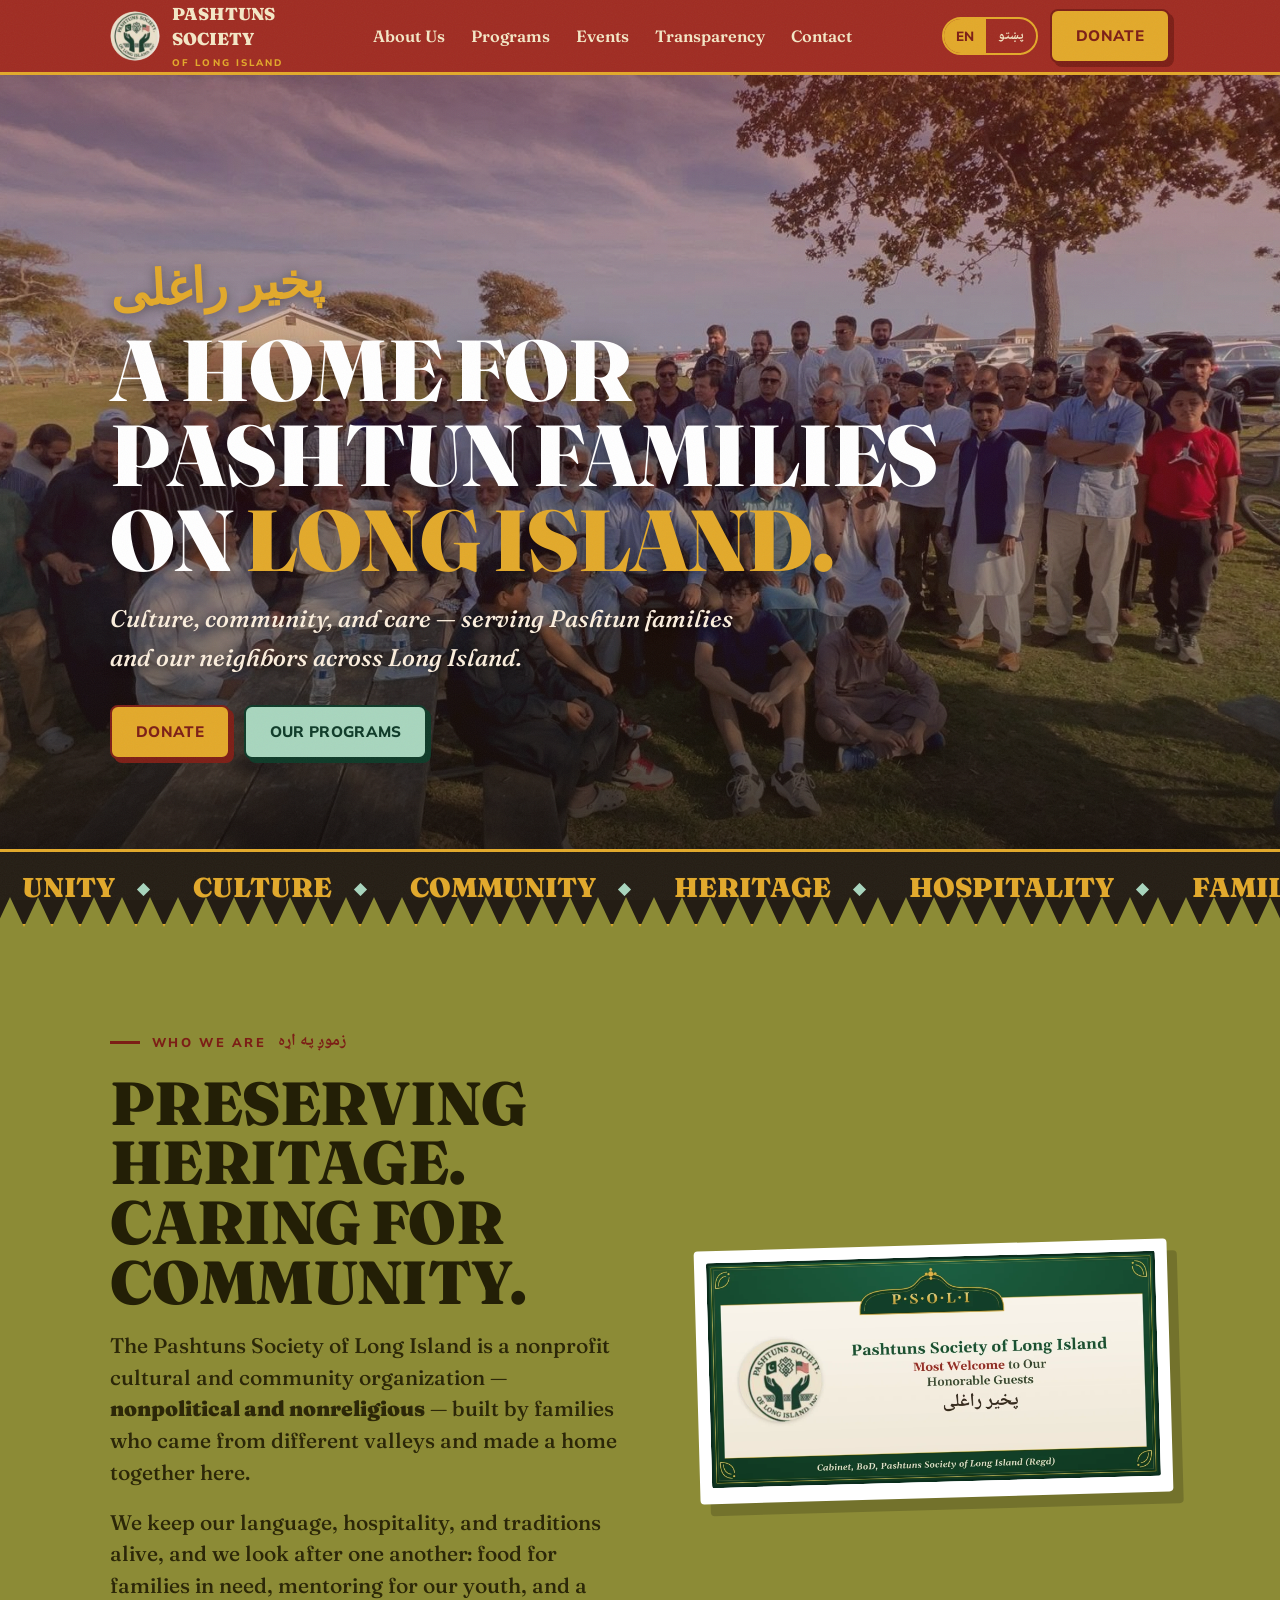
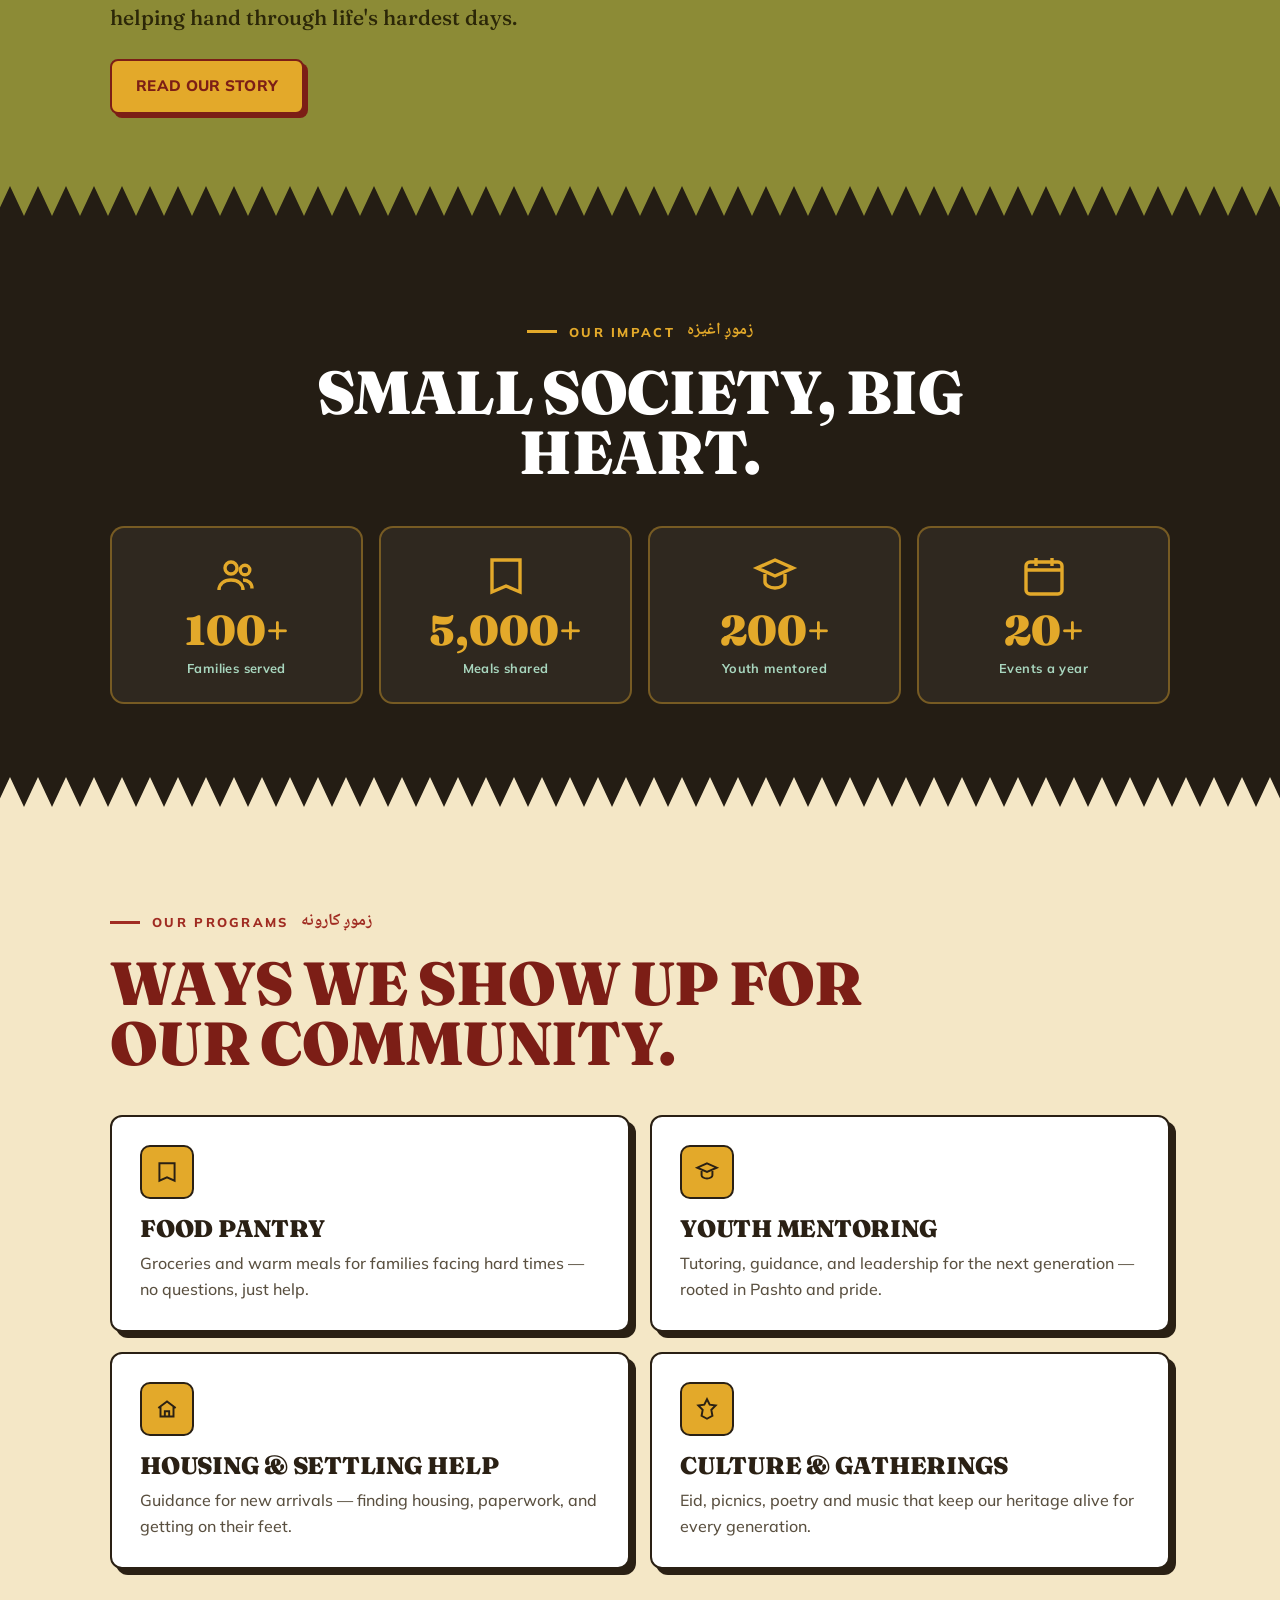
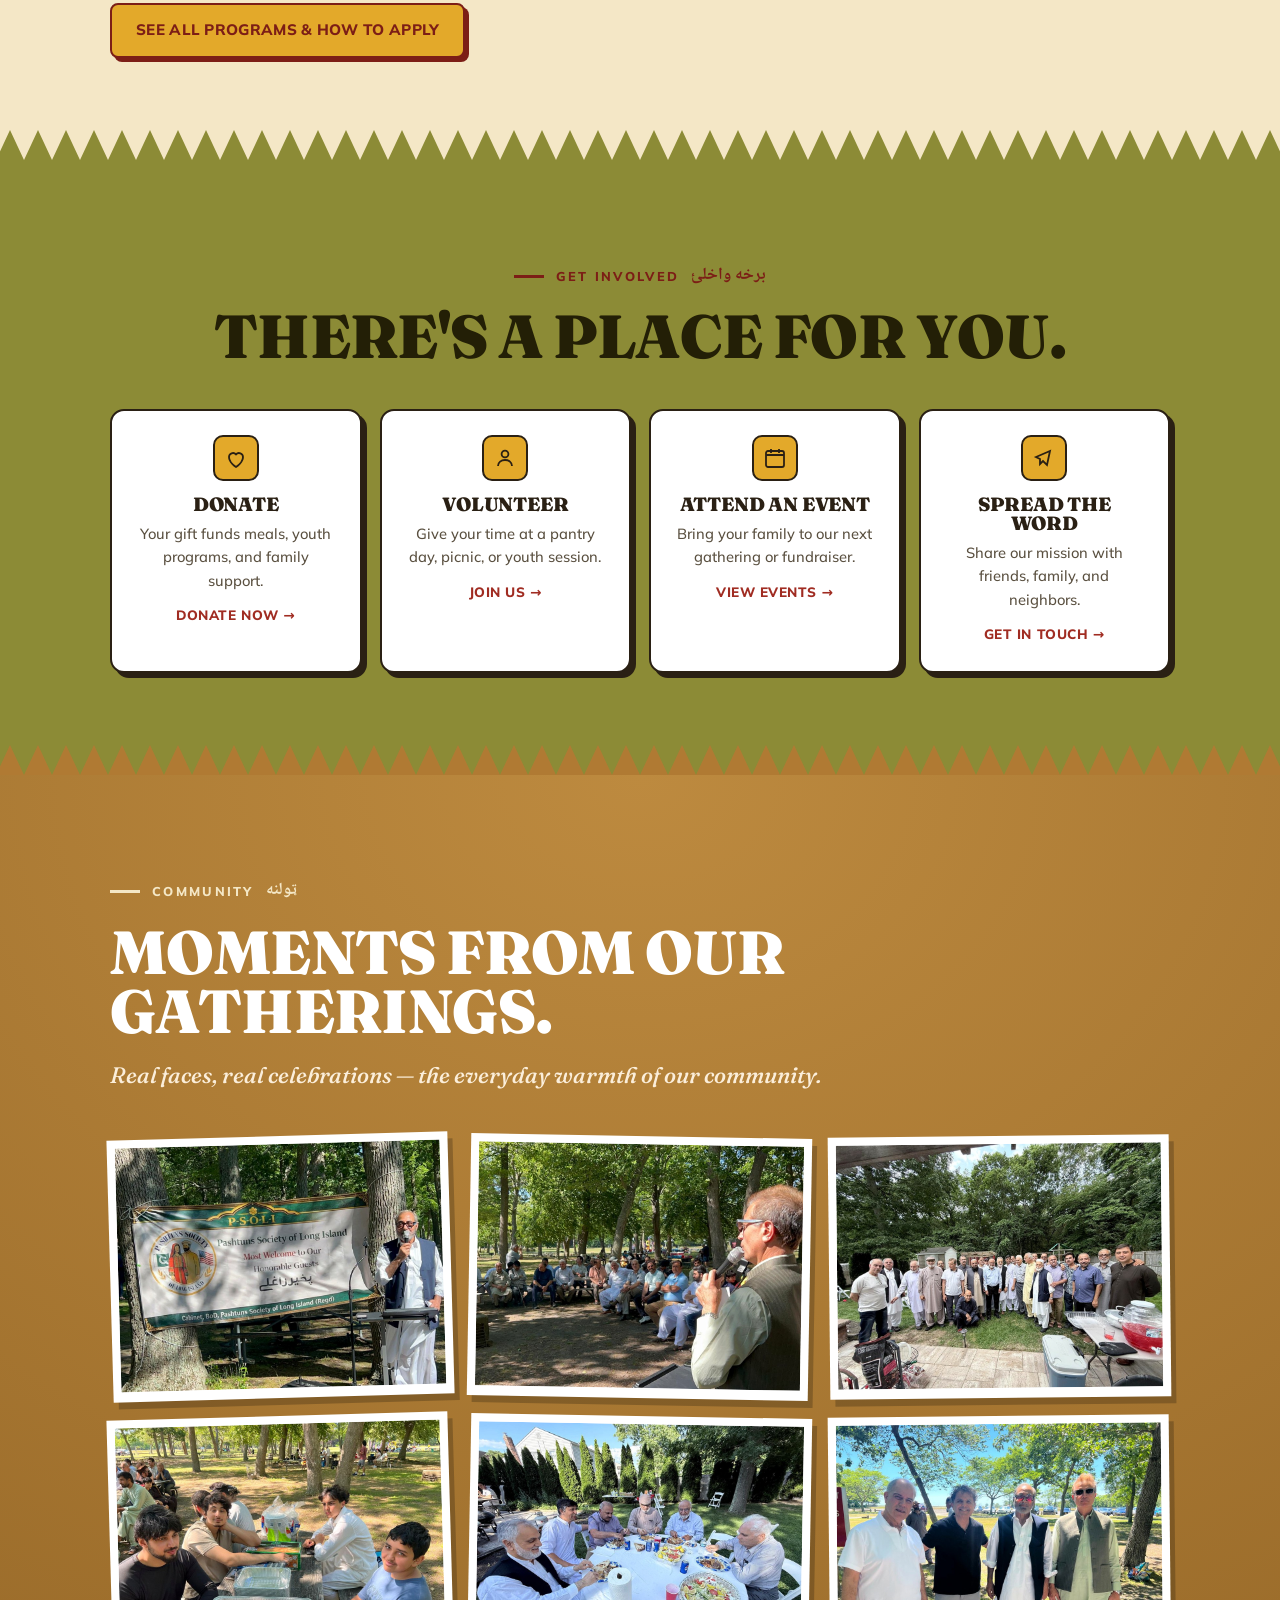
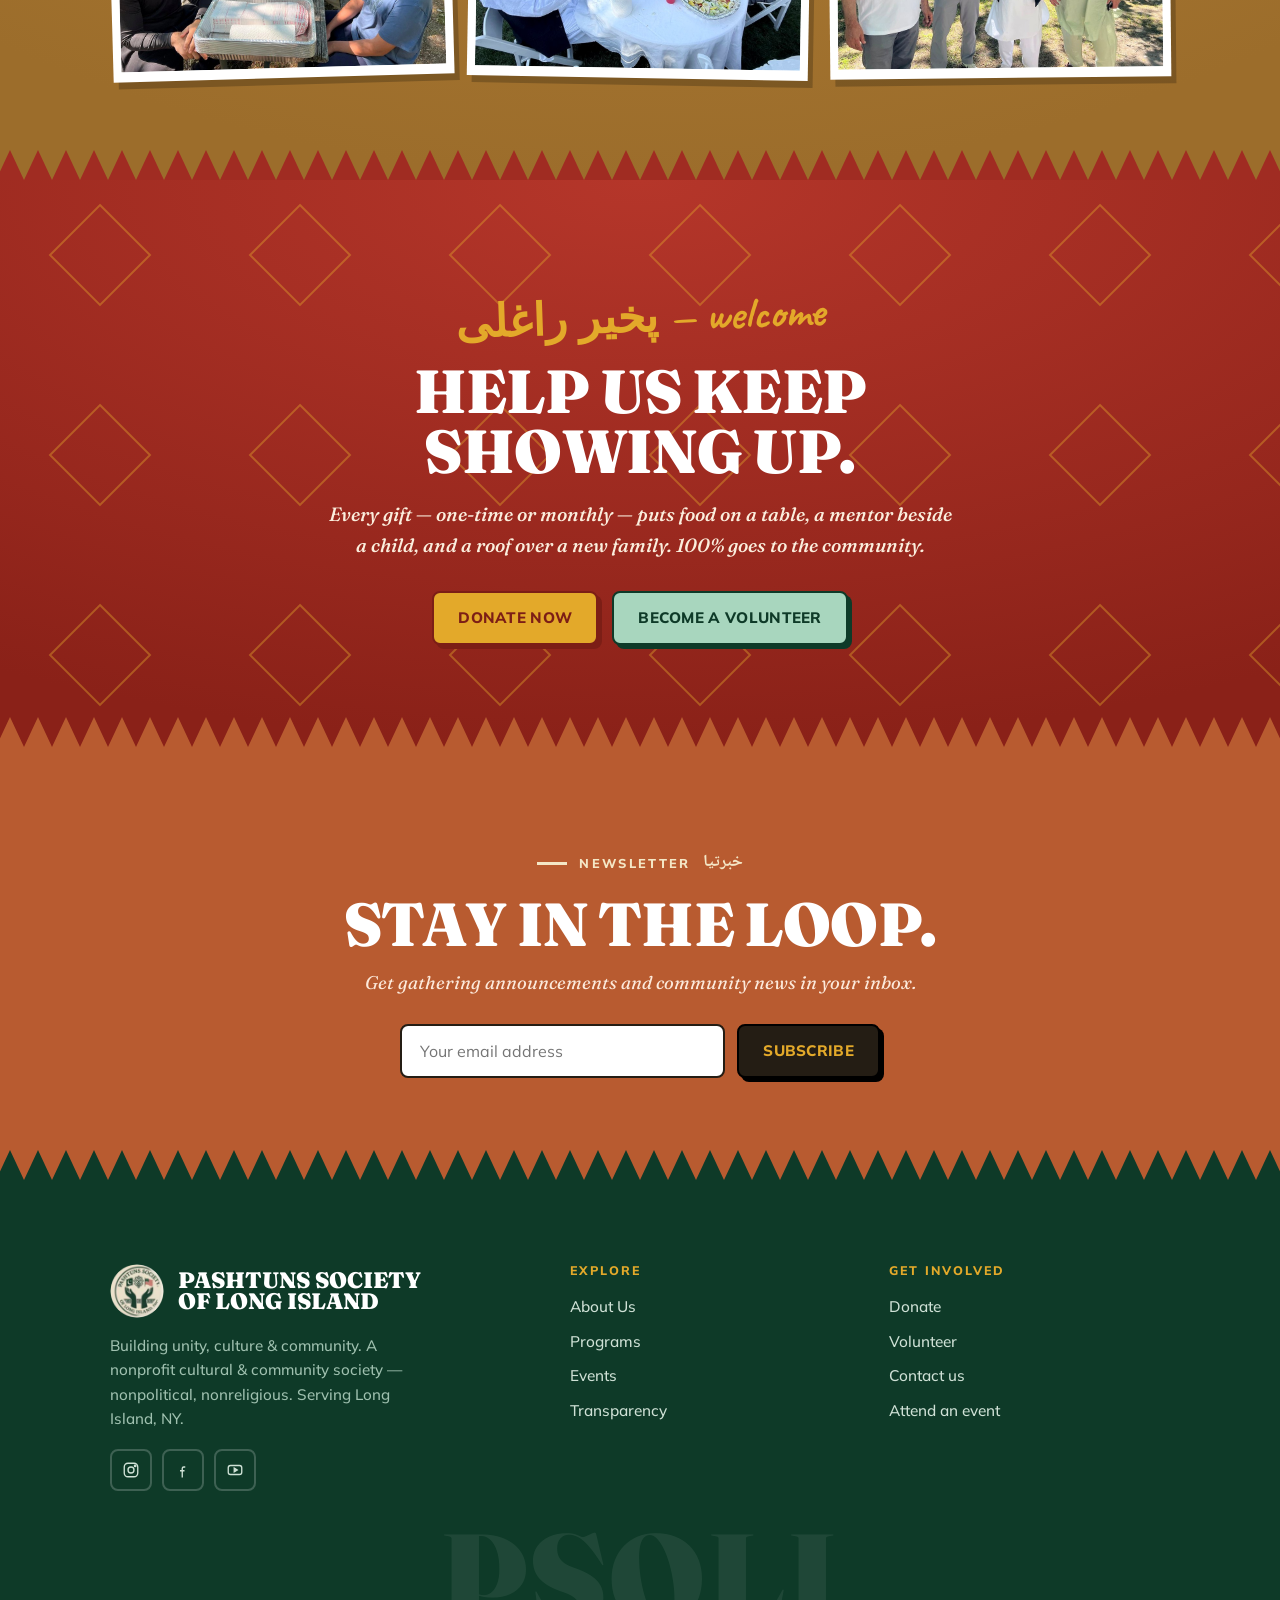
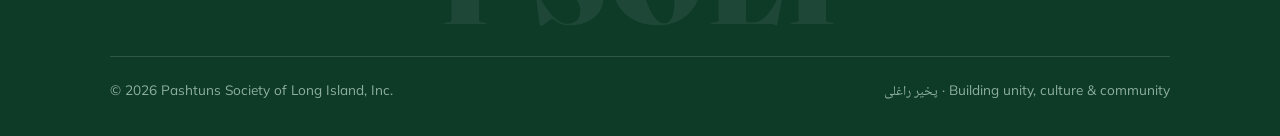
<file: index.html>
<!DOCTYPE html>
<html lang="en" dir="ltr">
<head>
<meta charset="UTF-8">
<meta name="viewport" content="width=device-width, initial-scale=1, viewport-fit=cover">
<title>Pashtuns Society of Long Island</title>
<meta name="description" content="A nonprofit serving Pashtun families and neighbors across Long Island — culture, community, and care.">
<link rel="preconnect" href="https://fonts.googleapis.com"><link rel="preconnect" href="https://fonts.gstatic.com" crossorigin>
<link href="https://fonts.googleapis.com/css2?family=Fraunces:ital,opsz,wght@0,9..144,400;0,9..144,600;0,9..144,900;1,9..144,500;1,9..144,900&family=Mulish:wght@400;500;600;700;800&family=Caveat:wght@600;700&family=Noto+Naskh+Arabic:wght@500;600;700&display=swap" rel="stylesheet">
<link rel="stylesheet" href="styles.css">
</head>
<body id="top">
<div class="progress" id="progress"></div>

<nav class="overlay" id="overlay" aria-hidden="true">
  <a href="index.html" data-en="Home" data-ps="کور">Home</a>
  <a href="about.html" data-en="About Us" data-ps="زموږ په اړه">About Us</a>
  <a href="programs.html" data-en="Programs" data-ps="پروګرامونه">Programs</a>
  <a href="events.html" data-en="Events" data-ps="غونډې">Events</a>
  <a href="donate.html" data-en="Donate" data-ps="مرسته وکړئ">Donate</a>
  <a href="transparency.html" data-en="Transparency" data-ps="شفافیت">Transparency</a>
  <a href="contact.html" data-en="Contact" data-ps="اړیکه">Contact</a>
  <div class="overlay-foot">Pashtuns Society of Long Island, Inc.</div>
</nav>

<header>
  <div class="wrap nav">
    <a class="brand" href="index.html" aria-label="PSOLI home"><img class="seal" src="img/seal.png" alt="PSOLI seal"><span><b>Pashtuns<br>Society</b><small>of Long Island</small></span></a>
    <div class="menu">
      <a href="about.html" data-en="About Us" data-ps="زموږ په اړه">About Us</a>
      <a href="programs.html" data-en="Programs" data-ps="پروګرامونه">Programs</a>
      <a href="events.html" data-en="Events" data-ps="غونډې">Events</a>
      <a href="transparency.html" data-en="Transparency" data-ps="شفافیت">Transparency</a>
      <a href="contact.html" data-en="Contact" data-ps="اړیکه">Contact</a>
    </div>
    <div class="actions">
      <div class="lang" role="group" aria-label="Language"><button id="en" class="on" type="button">EN</button><button id="ps" type="button"><span class="ps">پښتو</span></button></div>
      <a class="btn" href="donate.html" data-en="Donate" data-ps="مرسته وکړئ">Donate</a>
      <button class="burger" id="burger" aria-label="Open menu" aria-controls="overlay" aria-expanded="false"><span></span><span></span><span></span></button>
    </div>
  </div>
</header>

<main>
<section class="hero">
  <div class="hero-img"><img src="img/hero.jpg" alt="Pashtuns Society of Long Island community gathering"></div>
  <div class="wrap">
    <span class="kick">پخیر راغلی</span>
    <h1 data-en="A home for Pashtun families on <em>Long Island.</em>" data-ps="په <em>لانګ آیلنډ</em> کې د پښتنو کورنیو لپاره یو کور.">A home for Pashtun families on <em>Long Island.</em></h1>
    <p class="sub" data-en="Culture, community, and care — serving Pashtun families and our neighbors across Long Island." data-ps="کلتور، ټولنه او پاملرنه — د لانګ آیلنډ په اوږدو کې د پښتنو کورنیو او خپلو ګاونډیانو خدمت.">Culture, community, and care — serving Pashtun families and our neighbors across Long Island.</p>
    <div class="hero-cta">
      <a class="btn" href="donate.html" data-en="Donate" data-ps="مرسته وکړئ">Donate</a>
      <a class="btn alt" href="programs.html" data-en="Our programs" data-ps="زموږ پروګرامونه">Our programs</a>
    </div>
  </div>
</section>

<div class="marquee" aria-hidden="true"><div class="marquee-track">
  <span data-en="Unity" data-ps="یووالی">Unity</span><span data-en="Culture" data-ps="کلتور">Culture</span><span data-en="Community" data-ps="ټولنه">Community</span><span data-en="Heritage" data-ps="میراث">Heritage</span><span data-en="Hospitality" data-ps="مېلمه‌پالنه">Hospitality</span><span data-en="Family" data-ps="کورنۍ">Family</span>
  <span data-en="Unity" data-ps="یووالی">Unity</span><span data-en="Culture" data-ps="کلتور">Culture</span><span data-en="Community" data-ps="ټولنه">Community</span><span data-en="Heritage" data-ps="میراث">Heritage</span><span data-en="Hospitality" data-ps="مېلمه‌پالنه">Hospitality</span><span data-en="Family" data-ps="کورنۍ">Family</span>
</div></div>

<!-- WELCOME -->
<div class="zig c-olive" aria-hidden="true"></div>
<section class="block welcome">
  <div class="wrap mission">
    <div class="body reveal">
      <div class="tag-row"><span class="dash"></span><span data-en="Who we are" data-ps="زموږ په اړه">Who we are</span> <span class="ps">زموږ په اړه</span></div>
      <h2 class="big" data-en="Preserving heritage. Caring for community." data-ps="د میراث ساتنه. د ټولنې پاملرنه.">Preserving heritage. Caring for community.</h2>
      <p data-en="The Pashtuns Society of Long Island is a nonprofit cultural and community organization — <strong>nonpolitical and nonreligious</strong> — built by families who came from different valleys and made a home together here." data-ps="د لانګ آیلنډ پښتنو ټولنه یوه غیرانتفاعي کلتوري او ټولنیزه اداره ده — <strong>غیرسیاسي او غیرمذهبي</strong> — چې د بېلابېلو سیمو څخه راغلو کورنیو جوړه کړې او دلته یې یوځای کور جوړ کړی دی.">The Pashtuns Society of Long Island is a nonprofit cultural and community organization — <strong>nonpolitical and nonreligious</strong> — built by families who came from different valleys and made a home together here.</p>
      <p data-en="We keep our language, hospitality, and traditions alive, and we look after one another: food for families in need, mentoring for our youth, and a helping hand through life&#39;s hardest days." data-ps="موږ خپله ژبه، مېلمه‌پالنه او دودونه ژوندي ساتو او د یو بل پاملرنه کوو: د اړمنو کورنیو لپاره خواړه، د خپلو ځوانانو لارښوونه، او د ژوند په سختو ورځو کې مرستندویه لاس.">We keep our language, hospitality, and traditions alive, and we look after one another: food for families in need, mentoring for our youth, and a helping hand through life&#39;s hardest days.</p>
      <div class="hero-cta" style="margin-top:26px"><a class="btn" href="about.html" data-en="Read our story" data-ps="زموږ کیسه ولولئ">Read our story</a></div>
    </div>
    <div class="reveal">
      <figure class="framed"><div style="aspect-ratio:2/1;overflow:hidden;border-radius:2px"><img src="img/welcome-banner.webp" alt="Pashtuns Society of Long Island — most welcome to our honorable guests" style="width:100%;height:100%;object-fit:cover"></div></figure>
    </div>
  </div>
</section>

<!-- IMPACT -->
<div class="zig c-charcoal" aria-hidden="true"></div>
<section class="block istats">
  <div class="wrap reveal">
    <div class="tag-row"><span class="dash"></span><span data-en="Our impact" data-ps="زموږ اغیزه">Our impact</span> <span class="ps">زموږ اغیزه</span></div>
    <h2 class="big" data-en="Small society, big heart." data-ps="وړه ټولنه، لوی زړه.">Small society, big heart.</h2>
    <div class="istat-grid">
      <div class="istat"><div class="ic"><svg viewBox="0 0 24 24" fill="none" stroke="currentColor" stroke-width="1.7"><circle cx="9" cy="8" r="3"/><circle cx="16" cy="9" r="2.4"/><path d="M3 19c0-3 2.5-5 6-5s6 2 6 5M15 14c2.6 0 4.5 1.7 4.5 4.2"/></svg></div><div class="num">100+</div><div class="lab" data-en="Families served" data-ps="خدمت‌شوې کورنۍ">Families served</div></div>
      <div class="istat"><div class="ic"><svg viewBox="0 0 24 24" fill="none" stroke="currentColor" stroke-width="1.7"><path d="M5 4h14v16l-7-3-7 3z"/></svg></div><div class="num">5,000+</div><div class="lab" data-en="Meals shared" data-ps="وېشل‌شوي خواړه">Meals shared</div></div>
      <div class="istat"><div class="ic"><svg viewBox="0 0 24 24" fill="none" stroke="currentColor" stroke-width="1.7"><path d="M12 4l9 4-9 4-9-4z"/><path d="M7 11v4c0 1.5 2.2 3 5 3s5-1.5 5-3v-4"/></svg></div><div class="num">200+</div><div class="lab" data-en="Youth mentored" data-ps="لارښوونه‌شوي ځوانان">Youth mentored</div></div>
      <div class="istat"><div class="ic"><svg viewBox="0 0 24 24" fill="none" stroke="currentColor" stroke-width="1.7"><rect x="3" y="5" width="18" height="16" rx="2"/><path d="M3 9h18M8 3v4M16 3v4"/></svg></div><div class="num">20+</div><div class="lab" data-en="Events a year" data-ps="کلنۍ غونډې">Events a year</div></div>
    </div>
  </div>
</section>

<!-- PROGRAMS -->
<div class="zig c-cream" aria-hidden="true"></div>
<section class="block programs">
  <div class="wrap">
    <div class="reveal"><div class="tag-row"><span class="dash"></span><span data-en="Our programs" data-ps="زموږ پروګرامونه">Our programs</span> <span class="ps">زموږ کارونه</span></div><h2 class="big" data-en="Ways we show up for our community." data-ps="موږ څنګه د خپلې ټولنې ملاتړ کوو.">Ways we show up for our community.</h2></div>
    <div class="prog-grid">
      <div class="prog reveal"><div class="pico"><svg viewBox="0 0 24 24" fill="none" stroke="currentColor" stroke-width="1.8"><path d="M5 4h14v16l-7-3-7 3z"/></svg></div><h3 data-en="Food pantry" data-ps="خوراکي ذخیره">Food pantry</h3><p data-en="Groceries and warm meals for families facing hard times — no questions, just help." data-ps="د سختو ورځو سره مخامخ کورنیو لپاره خوراکي توکي او تود خواړه — هیڅ پوښتنه نه، یوازې مرسته.">Groceries and warm meals for families facing hard times — no questions, just help.</p></div>
      <div class="prog reveal"><div class="pico"><svg viewBox="0 0 24 24" fill="none" stroke="currentColor" stroke-width="1.8"><path d="M12 4l9 4-9 4-9-4z"/><path d="M7 11v4c0 1.5 2.2 3 5 3s5-1.5 5-3v-4"/></svg></div><h3 data-en="Youth mentoring" data-ps="د ځوانانو لارښوونه">Youth mentoring</h3><p data-en="Tutoring, guidance, and leadership for the next generation — rooted in Pashto and pride." data-ps="د راتلونکي نسل لپاره ښوونه، لارښوونه او مشري — په پښتو او ویاړ کې ریښه لرونکې.">Tutoring, guidance, and leadership for the next generation — rooted in Pashto and pride.</p></div>
      <div class="prog reveal"><div class="pico"><svg viewBox="0 0 24 24" fill="none" stroke="currentColor" stroke-width="1.8"><path d="M4 11l8-6 8 6M6 10v9h12v-9M10 19v-5h4v5"/></svg></div><h3 data-en="Housing &amp; settling help" data-ps="د استوګنې او مېشت کیدو مرسته">Housing &amp; settling help</h3><p data-en="Guidance for new arrivals — finding housing, paperwork, and getting on their feet." data-ps="د نوي راغلیو لپاره لارښوونه — د استوګنې موندنه، اداري چارې، او پښو ته ودرېدل.">Guidance for new arrivals — finding housing, paperwork, and getting on their feet.</p></div>
      <div class="prog reveal"><div class="pico"><svg viewBox="0 0 24 24" fill="none" stroke="currentColor" stroke-width="1.8"><path d="M12 3l2.5 5 5.5.8-4 4 1 5.5L12 21l-5-2.7 1-5.5-4-4 5.5-.8z"/></svg></div><h3 data-en="Culture &amp; gatherings" data-ps="کلتور او غونډې">Culture &amp; gatherings</h3><p data-en="Eid, picnics, poetry and music that keep our heritage alive for every generation." data-ps="اختر، تفریحي غونډې، شعر او موسیقي چې زموږ میراث د هر نسل لپاره ژوندی ساتي.">Eid, picnics, poetry and music that keep our heritage alive for every generation.</p></div>
    </div>
    <div class="hero-cta reveal" style="margin-top:34px"><a class="btn" href="programs.html" data-en="See all programs &amp; how to apply" data-ps="ټول پروګرامونه او د غوښتنلیک طریقه وګورئ">See all programs &amp; how to apply</a></div>
  </div>
</section>

<!-- GET INVOLVED -->
<div class="zig c-olive" aria-hidden="true"></div>
<section class="block involve">
  <div class="wrap reveal">
    <div class="tag-row"><span class="dash"></span><span data-en="Get involved" data-ps="برخه واخلئ">Get involved</span> <span class="ps">برخه واخلئ</span></div>
    <h2 class="big" data-en="There&#39;s a place for you." data-ps="ستاسو لپاره ځای شته.">There&#39;s a place for you.</h2>
    <div class="inv-grid">
      <div class="inv"><div class="ic"><svg viewBox="0 0 24 24" fill="none" stroke="currentColor" stroke-width="1.8"><path d="M12 21s-7-4.5-7-10a4 4 0 017-2.6A4 4 0 0119 11c0 5.5-7 10-7 10z"/></svg></div><h3 data-en="Donate" data-ps="مرسته وکړئ">Donate</h3><p data-en="Your gift funds meals, youth programs, and family support." data-ps="ستاسو مرسته خواړه، د ځوانانو پروګرامونه او د کورنیو ملاتړ تمويلوي.">Your gift funds meals, youth programs, and family support.</p><a href="donate.html" data-en="Donate now →" data-ps="همدا اوس مرسته وکړئ →">Donate now →</a></div>
      <div class="inv"><div class="ic"><svg viewBox="0 0 24 24" fill="none" stroke="currentColor" stroke-width="1.8"><circle cx="12" cy="8" r="3.4"/><path d="M5 20c0-3.6 3.1-6 7-6s7 2.4 7 6"/></svg></div><h3 data-en="Volunteer" data-ps="رضاکار">Volunteer</h3><p data-en="Give your time at a pantry day, picnic, or youth session." data-ps="خپل وخت د خوراک ورځ، تفریح یا د ځوانانو ناسته کې ورکړئ.">Give your time at a pantry day, picnic, or youth session.</p><a href="contact.html" data-en="Join us →" data-ps="موږ سره یوځای شئ →">Join us →</a></div>
      <div class="inv"><div class="ic"><svg viewBox="0 0 24 24" fill="none" stroke="currentColor" stroke-width="1.8"><rect x="3" y="5" width="18" height="16" rx="2"/><path d="M3 9h18M8 3v4M16 3v4"/></svg></div><h3 data-en="Attend an event" data-ps="غونډه کې ګډون">Attend an event</h3><p data-en="Bring your family to our next gathering or fundraiser." data-ps="خپله کورنۍ زموږ راتلونکې غونډې یا د مرستو غونډې ته راوله.">Bring your family to our next gathering or fundraiser.</p><a href="events.html" data-en="View events →" data-ps="غونډې وګورئ →">View events →</a></div>
      <div class="inv"><div class="ic"><svg viewBox="0 0 24 24" fill="none" stroke="currentColor" stroke-width="1.8"><path d="M4 11l14-6-3 14-4-4-3 3v-5z"/></svg></div><h3 data-en="Spread the word" data-ps="خبر خپور کړئ">Spread the word</h3><p data-en="Share our mission with friends, family, and neighbors." data-ps="زموږ موخه له ملګرو، کورنۍ او ګاونډیانو سره شریکه کړئ.">Share our mission with friends, family, and neighbors.</p><a href="contact.html" data-en="Get in touch →" data-ps="اړیکه ونیسئ →">Get in touch →</a></div>
    </div>
  </div>
</section>

<!-- MOMENTS -->
<div class="zig c-bronze" aria-hidden="true"></div>
<section class="block moments">
  <div class="wrap">
    <div class="reveal"><div class="tag-row"><span class="dash"></span><span data-en="Community" data-ps="ټولنه">Community</span> <span class="ps">ټولنه</span></div><h2 class="big" data-en="Moments from our gatherings." data-ps="زموږ د غونډو شېبې.">Moments from our gatherings.</h2><p class="lead" data-en="Real faces, real celebrations — the everyday warmth of our community." data-ps="ریښتيني څېرې، ریښتيني لمانځنې — زموږ د ټولنې هره ورځ ګرمي.">Real faces, real celebrations — the everyday warmth of our community.</p></div>
    <div class="gal">
      <figure class="reveal"><div class="ph"><img src="img/g1.jpg" alt="PSOLI banner at a community gathering" loading="lazy"></div></figure>
      <figure class="reveal"><div class="ph"><img src="img/g2.jpg" alt="Community members listening to a speaker" loading="lazy"></div></figure>
      <figure class="reveal"><div class="ph"><img src="img/g3.jpg" alt="Group photo at a backyard gathering" loading="lazy"></div></figure>
      <figure class="reveal"><div class="ph"><img src="img/g4.jpg" alt="Youth at the community picnic" loading="lazy"></div></figure>
      <figure class="reveal"><div class="ph"><img src="img/g5.jpg" alt="Shared meal at a community dinner" loading="lazy"></div></figure>
      <figure class="reveal"><div class="ph"><img src="img/g6.jpg" alt="Members together at the gathering" loading="lazy"></div></figure>
    </div>
  </div>
</section>

<!-- DONATE BAND -->
<div class="zig c-red" aria-hidden="true"></div>
<section class="block join">
  <div class="wrap reveal">
    <span class="script">پخیر راغلی — welcome</span>
    <h2 class="big" data-en="Help us keep showing up." data-ps="زموږ سره مرسته وکړئ چې دا کار روان وساتو.">Help us keep showing up.</h2>
    <p data-en="Every gift — one-time or monthly — puts food on a table, a mentor beside a child, and a roof over a new family. 100% goes to the community." data-ps="هره مرسته — یووار یا میاشتنۍ — په دسترخوان خواړه، د ماشوم تر څنګ لارښود، او د نوې کورنۍ پر سر چت برابروي. سلنه سلنه ټولنې ته ځي.">Every gift — one-time or monthly — puts food on a table, a mentor beside a child, and a roof over a new family. 100% goes to the community.</p>
    <div class="hero-cta"><a class="btn" href="donate.html" data-en="Donate now" data-ps="همدا اوس مرسته وکړئ">Donate now</a><a class="btn alt" href="contact.html" data-en="Become a volunteer" data-ps="رضاکار شئ">Become a volunteer</a></div>
  </div>
</section>

<!-- NEWSLETTER -->
<div class="zig c-terra" aria-hidden="true"></div>
<section class="block news">
  <div class="wrap reveal">
    <div class="tag-row"><span class="dash"></span><span data-en="Newsletter" data-ps="خبرتیا">Newsletter</span> <span class="ps">خبرتیا</span></div>
    <h2 class="big" data-en="Stay in the loop." data-ps="په خبر اوسئ.">Stay in the loop.</h2>
    <p data-en="Get gathering announcements and community news in your inbox." data-ps="د غونډو خبرتیاوې او د ټولنې خبرونه خپل بکس ته ترلاسه کړئ.">Get gathering announcements and community news in your inbox.</p>
    <form onsubmit="return false"><input type="email" placeholder="Your email address" data-ph-en="Your email address" data-ph-ps="ستاسو بریښنالیک پته" aria-label="Email address"><button class="btn dark" type="submit" data-en="Subscribe" data-ps="ګډون وکړئ">Subscribe</button></form>
  </div>
</section>
</main>

<div class="zig c-green" aria-hidden="true"></div>
<footer>
  <div class="wrap">
    <div class="foot-grid">
      <div>
        <div class="foot-brand"><img class="seal" src="img/seal.png" alt="PSOLI seal"><b>Pashtuns Society<br>of Long Island</b></div>
        <p class="foot-tag" data-en="Building unity, culture &amp; community. A nonprofit cultural &amp; community society — nonpolitical, nonreligious. Serving Long Island, NY." data-ps="د یووالي، کلتور او ټولنې جوړونه. یوه غیرانتفاعي کلتوري او ټولنیزه ټولنه — غیرسیاسي، غیرمذهبي. د لانګ آیلنډ، نیویارک خدمت.">Building unity, culture &amp; community. A nonprofit cultural &amp; community society — nonpolitical, nonreligious. Serving Long Island, NY.</p>
        <div class="socials">
          <a href="#" aria-label="Instagram"><svg viewBox="0 0 24 24" fill="none" stroke="currentColor" stroke-width="1.8"><rect x="3" y="3" width="18" height="18" rx="5"/><circle cx="12" cy="12" r="4"/><circle cx="17.5" cy="6.5" r="1" fill="currentColor"/></svg></a>
          <a href="#" aria-label="Facebook"><svg viewBox="0 0 24 24" fill="none" stroke="currentColor" stroke-width="1.8"><path d="M15 8h-2a2 2 0 00-2 2v12M8 13h6"/></svg></a>
          <a href="#" aria-label="YouTube"><svg viewBox="0 0 24 24" fill="none" stroke="currentColor" stroke-width="1.8"><rect x="3" y="6" width="18" height="12" rx="3"/><path d="M11 9.5l4 2.5-4 2.5z" fill="currentColor"/></svg></a>
        </div>
      </div>
      <div><h4 data-en="Explore" data-ps="نور وپلټئ">Explore</h4><a href="about.html" data-en="About Us" data-ps="زموږ په اړه">About Us</a><a href="programs.html" data-en="Programs" data-ps="پروګرامونه">Programs</a><a href="events.html" data-en="Events" data-ps="غونډې">Events</a><a href="transparency.html" data-en="Transparency" data-ps="شفافیت">Transparency</a></div>
      <div><h4 data-en="Get involved" data-ps="برخه واخلئ">Get involved</h4><a href="donate.html" data-en="Donate" data-ps="مرسته وکړئ">Donate</a><a href="contact.html" data-en="Volunteer" data-ps="رضاکار">Volunteer</a><a href="contact.html" data-en="Contact us" data-ps="اړیکه ونیسئ">Contact us</a><a href="events.html" data-en="Attend an event" data-ps="غونډه کې ګډون">Attend an event</a></div>
    </div>
    <div class="foot-wordmark">PSOLI</div>
    <div class="foot-base"><span>© <span id="yr"></span> Pashtuns Society of Long Island, Inc.</span><span><span class="ps">پخیر راغلی</span> · <span data-en="Building unity, culture &amp; community" data-ps="د یووالي، کلتور او ټولنې جوړونه">Building unity, culture &amp; community</span></span></div>
  </div>
</footer>
<script src="script.js"></script>
</body>
</html>
</file>
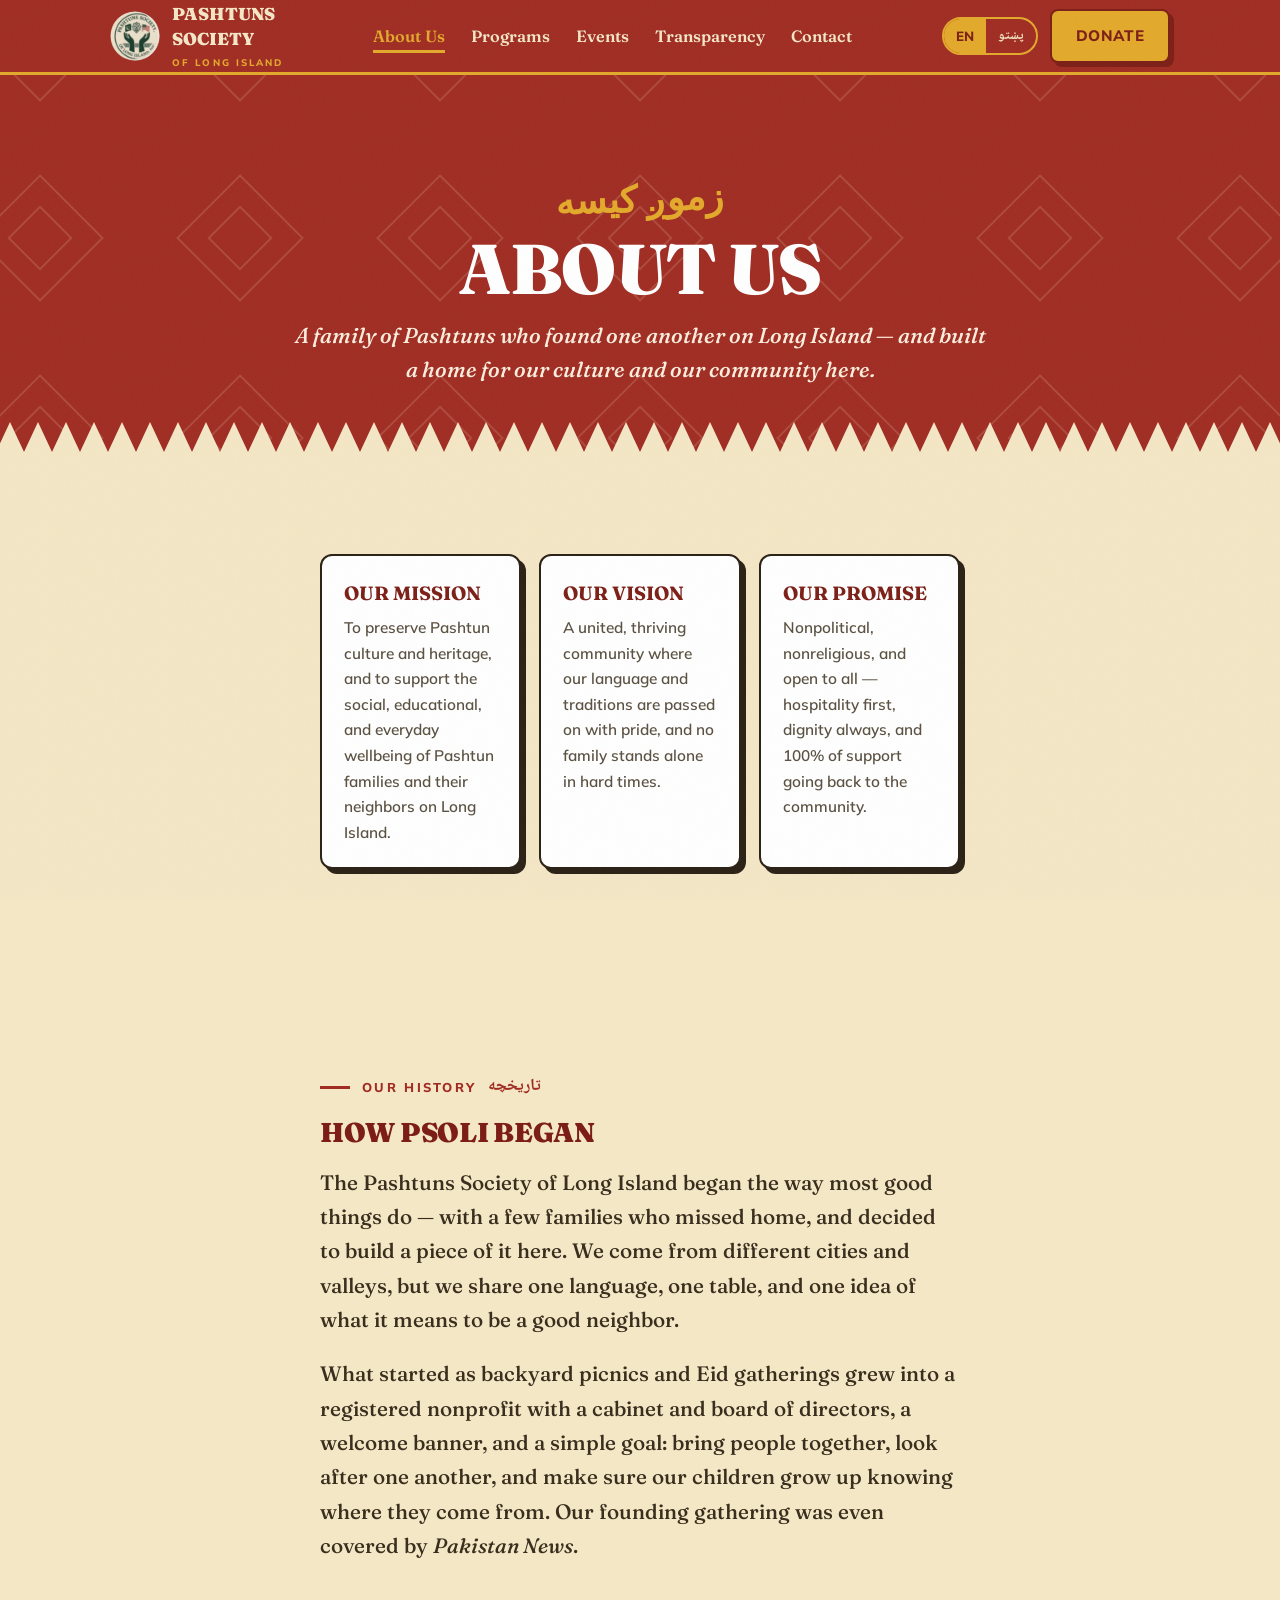
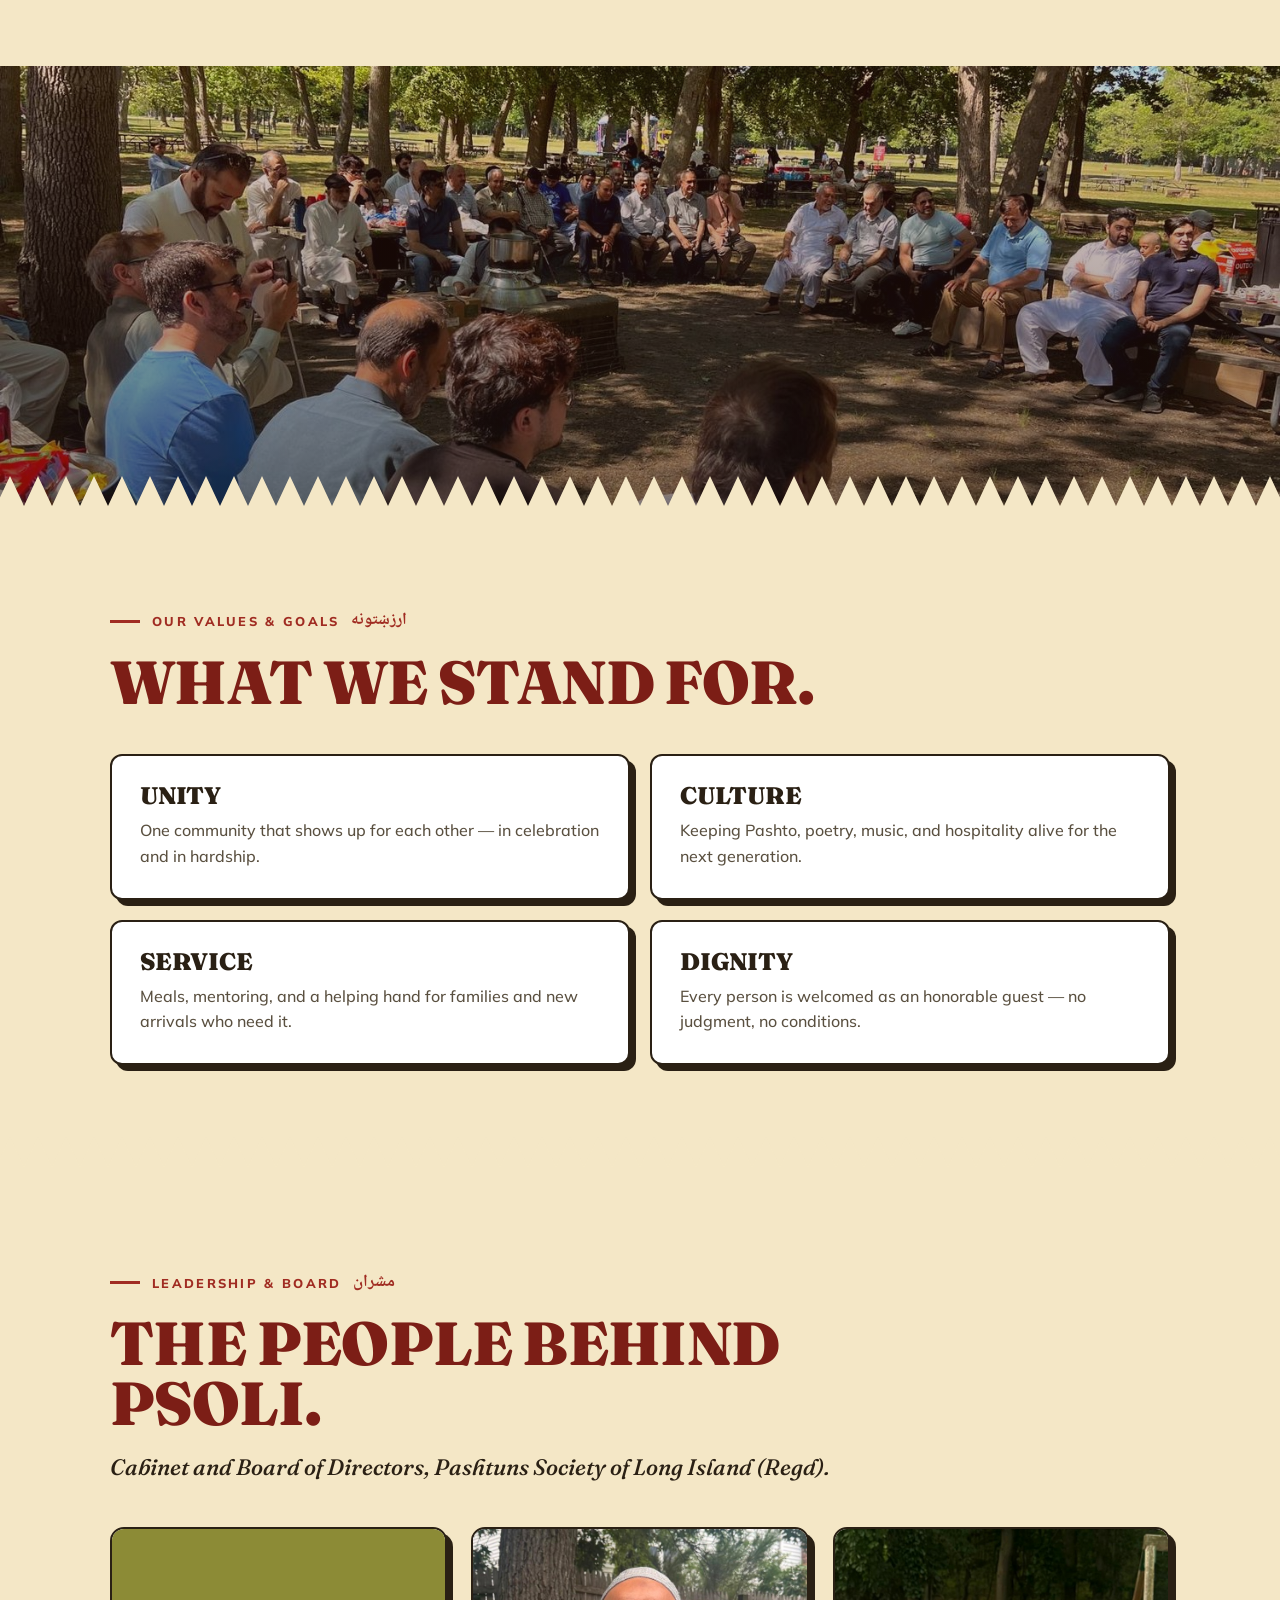
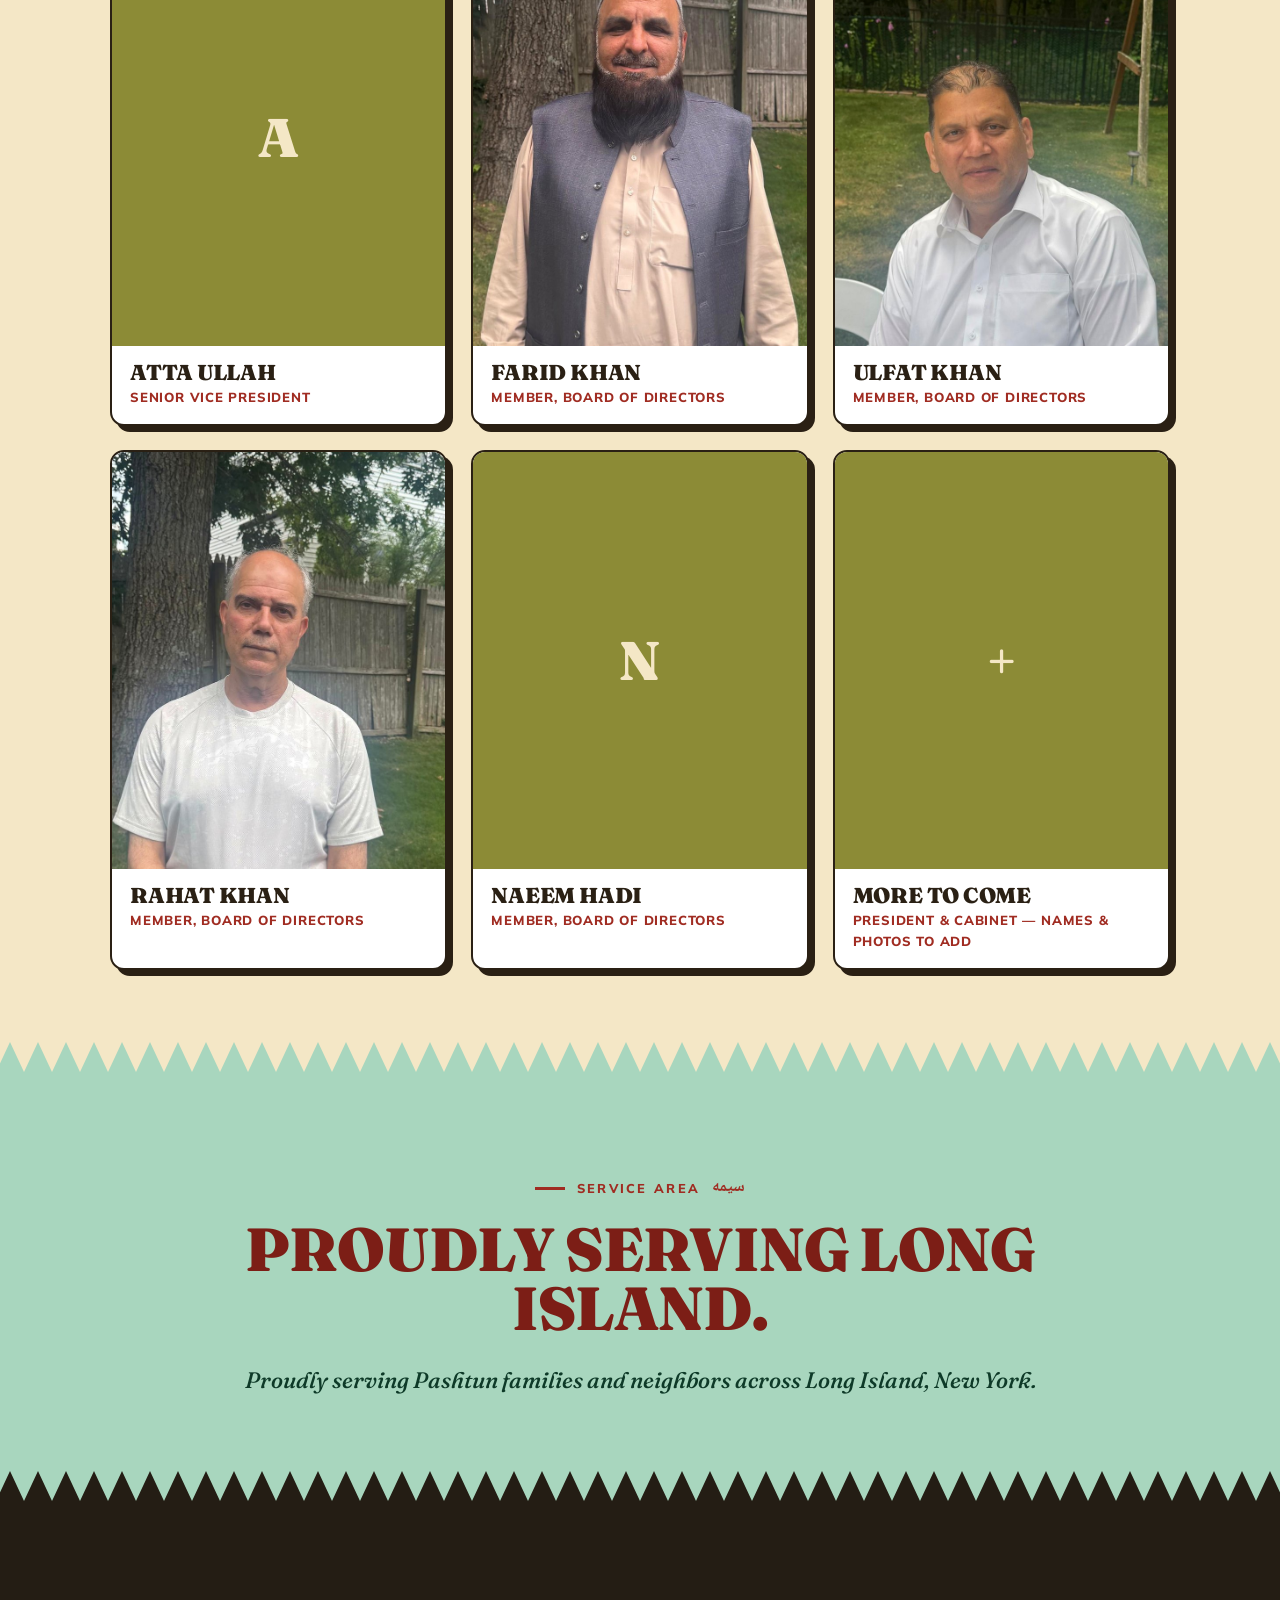
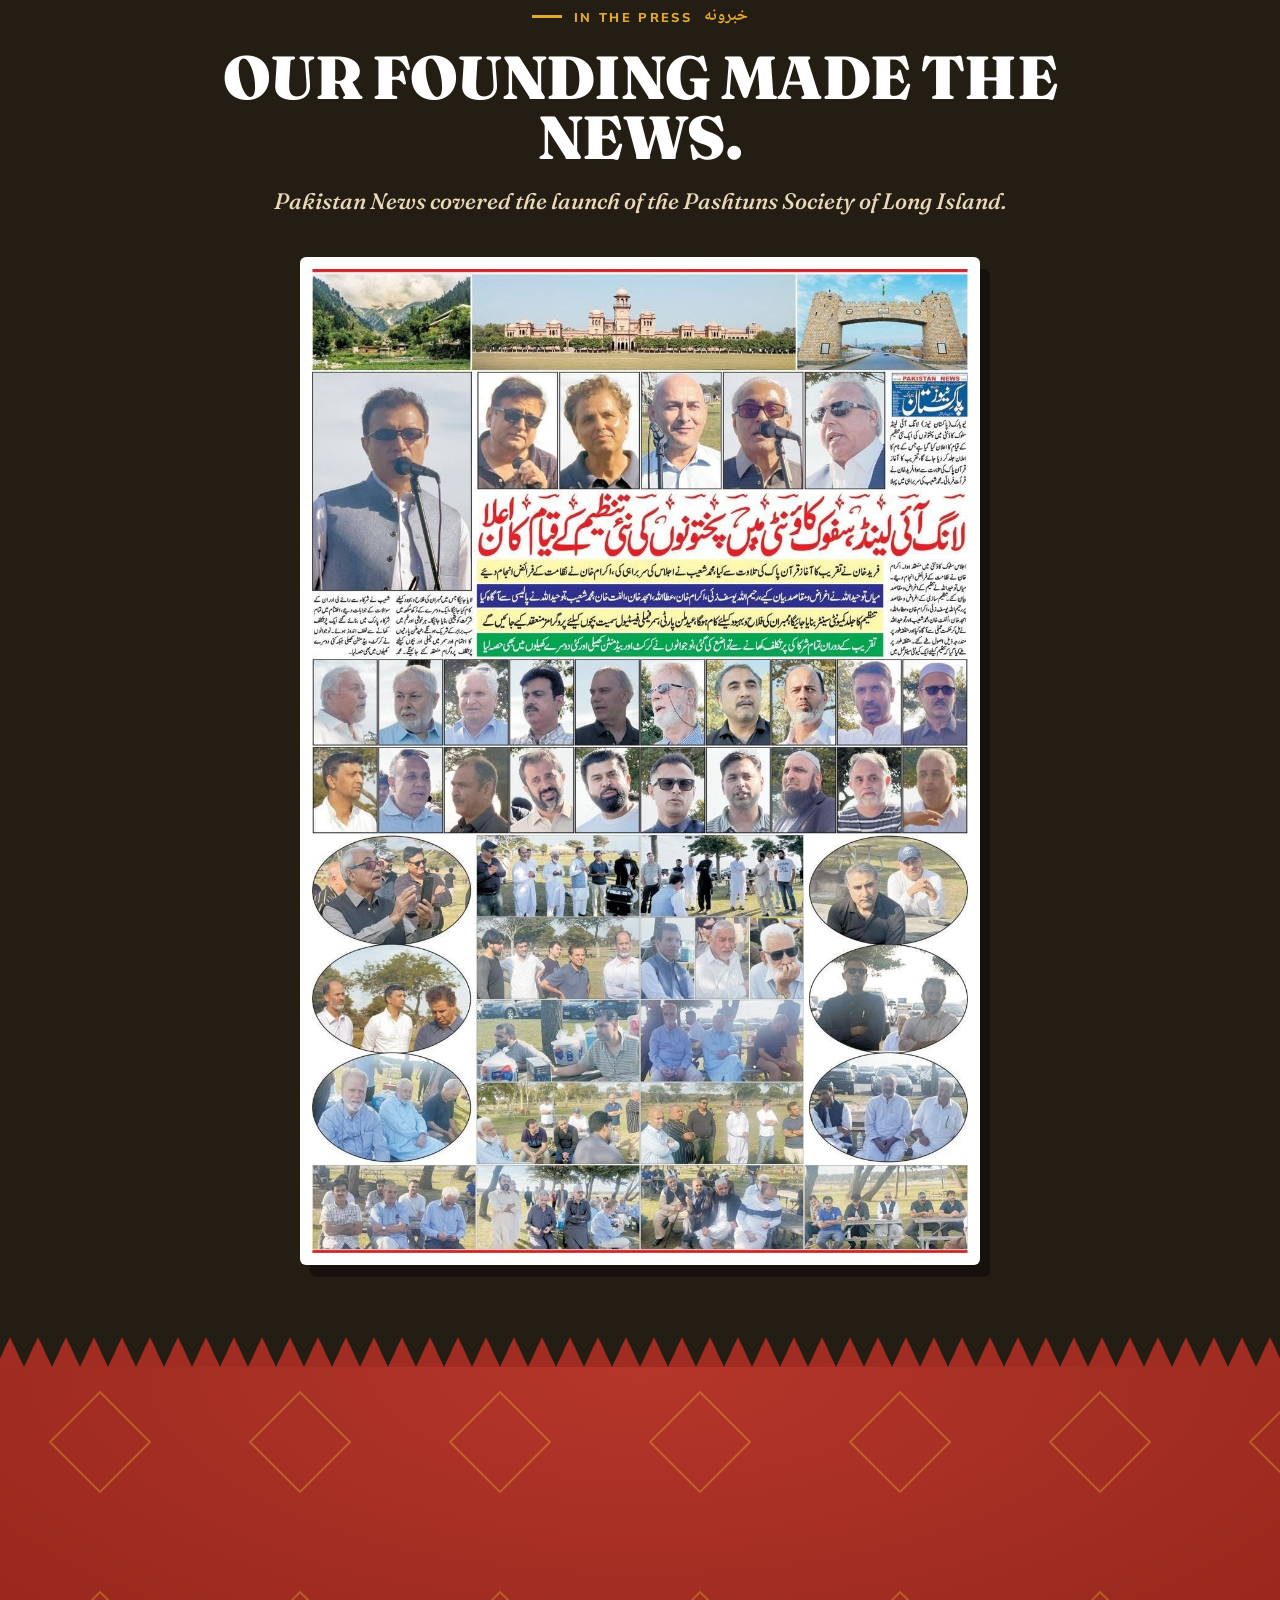
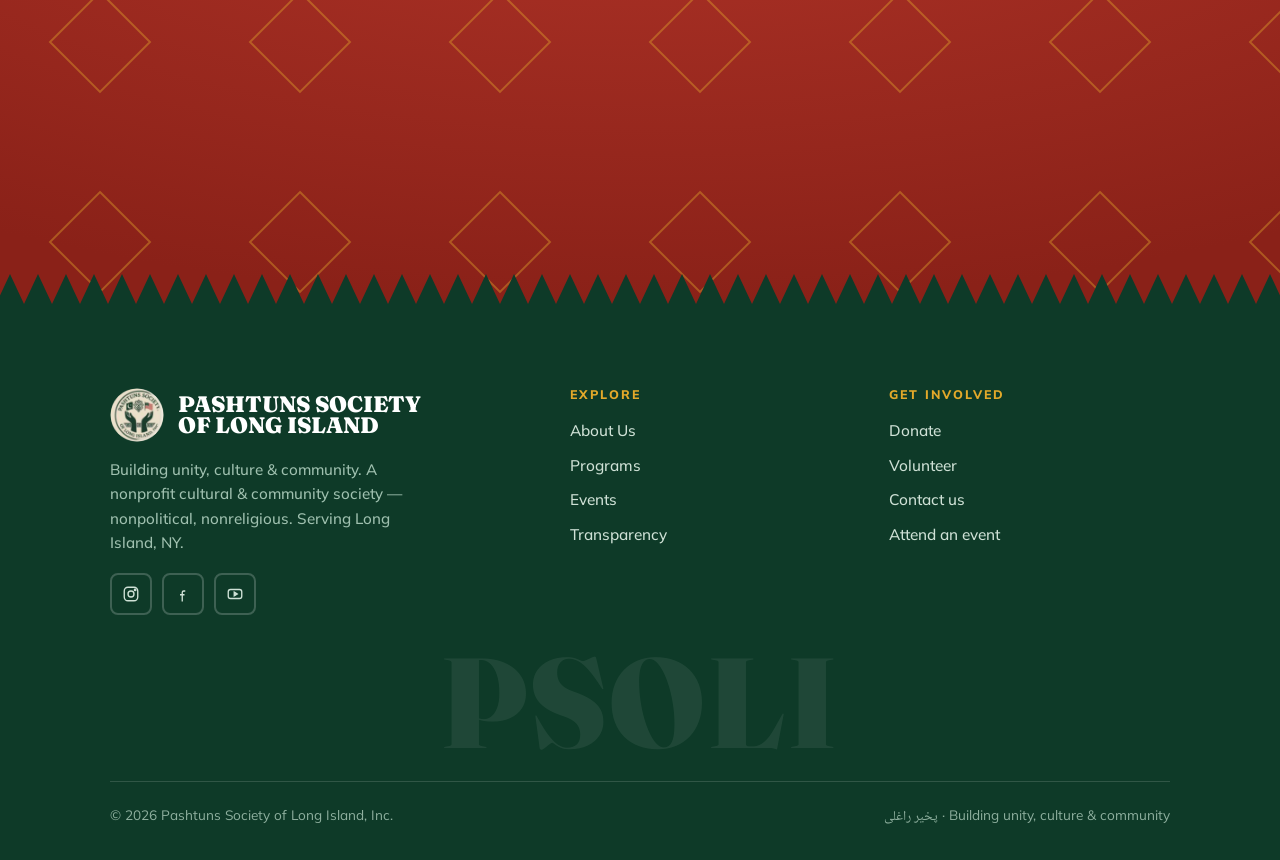
<file: about.html>
<!DOCTYPE html>
<html lang="en" dir="ltr">
<head>
<meta charset="UTF-8">
<meta name="viewport" content="width=device-width, initial-scale=1, viewport-fit=cover">
<title>About Us — Pashtuns Society of Long Island</title>
<meta name="description" content="Our mission, vision, history, leadership, and the Long Island communities we serve.">
<link rel="preconnect" href="https://fonts.googleapis.com"><link rel="preconnect" href="https://fonts.gstatic.com" crossorigin>
<link href="https://fonts.googleapis.com/css2?family=Fraunces:ital,opsz,wght@0,9..144,400;0,9..144,600;0,9..144,900;1,9..144,500;1,9..144,900&family=Mulish:wght@400;500;600;700;800&family=Caveat:wght@600;700&family=Noto+Naskh+Arabic:wght@500;600;700&display=swap" rel="stylesheet">
<link rel="stylesheet" href="styles.css">
</head>
<body id="top">
<div class="progress" id="progress"></div>
<nav class="overlay" id="overlay" aria-hidden="true">
  <a href="index.html" data-en="Home" data-ps="کور">Home</a><a href="about.html" data-en="About Us" data-ps="زموږ په اړه">About Us</a><a href="programs.html" data-en="Programs" data-ps="پروګرامونه">Programs</a><a href="events.html" data-en="Events" data-ps="غونډې">Events</a><a href="donate.html" data-en="Donate" data-ps="مرسته وکړئ">Donate</a><a href="transparency.html" data-en="Transparency" data-ps="شفافیت">Transparency</a><a href="contact.html" data-en="Contact" data-ps="اړیکه">Contact</a>
  <div class="overlay-foot">Pashtuns Society of Long Island, Inc.</div>
</nav>
<header>
  <div class="wrap nav">
    <a class="brand" href="index.html" aria-label="PSOLI home"><img class="seal" src="img/seal.png" alt="PSOLI seal"><span><b>Pashtuns<br>Society</b><small>of Long Island</small></span></a>
    <div class="menu"><a href="about.html" class="active" data-en="About Us" data-ps="زموږ په اړه">About Us</a><a href="programs.html" data-en="Programs" data-ps="پروګرامونه">Programs</a><a href="events.html" data-en="Events" data-ps="غونډې">Events</a><a href="transparency.html" data-en="Transparency" data-ps="شفافیت">Transparency</a><a href="contact.html" data-en="Contact" data-ps="اړیکه">Contact</a></div>
    <div class="actions"><div class="lang" role="group" aria-label="Language"><button id="en" class="on" type="button">EN</button><button id="ps" type="button"><span class="ps">پښتو</span></button></div><a class="btn" href="donate.html" data-en="Donate" data-ps="مرسته وکړئ">Donate</a><button class="burger" id="burger" aria-label="Open menu" aria-controls="overlay" aria-expanded="false"><span></span><span></span><span></span></button></div>
  </div>
</header>

<main>
<section class="phero"><div class="bg"></div><div class="wrap"><span class="kick">زموږ کیسه</span><h1 data-en="About Us" data-ps="زموږ په اړه">About Us</h1><p data-en="A family of Pashtuns who found one another on Long Island — and built a home for our culture and our community here." data-ps="د پښتنو یوه کورنۍ چې په لانګ آیلنډ کې یو بل ته راغله — او دلته یې د خپل کلتور او ټولنې لپاره کور جوړ کړ.">A family of Pashtuns who found one another on Long Island — and built a home for our culture and our community here.</p></div></section>

<!-- MISSION / VISION -->
<div class="zig c-cream" aria-hidden="true"></div>
<section class="block story">
  <div class="wrap col">
    <div class="pillars reveal" style="margin-top:0">
      <div class="pillar"><b data-en="Our mission" data-ps="زموږ موخه">Our mission</b><span data-en="To preserve Pashtun culture and heritage, and to support the social, educational, and everyday wellbeing of Pashtun families and their neighbors on Long Island." data-ps="د پښتني کلتور او میراث ساتنه، او په لانګ آیلنډ کې د پښتنو کورنیو او د هغوی د ګاونډیانو د ټولنیز، زده‌کړیز او ورځني هوساینې ملاتړ.">To preserve Pashtun culture and heritage, and to support the social, educational, and everyday wellbeing of Pashtun families and their neighbors on Long Island.</span></div>
      <div class="pillar"><b data-en="Our vision" data-ps="زموږ لیدلوری">Our vision</b><span data-en="A united, thriving community where our language and traditions are passed on with pride, and no family stands alone in hard times." data-ps="یوه متحده او پرمختللې ټولنه چې زموږ ژبه او دودونه په ویاړ سره راتلونکي نسل ته لیږدول کیږي، او هیڅ کورنۍ په سختو ورځو کې یوازې نه پاتې کیږي.">A united, thriving community where our language and traditions are passed on with pride, and no family stands alone in hard times.</span></div>
      <div class="pillar"><b data-en="Our promise" data-ps="زموږ ژمنه">Our promise</b><span data-en="Nonpolitical, nonreligious, and open to all — hospitality first, dignity always, and 100% of support going back to the community." data-ps="غیرسیاسي، غیرمذهبي، او د ټولو لپاره خلاصه — لومړی مېلمه‌پالنه، تل عزت، او سلنه سلنه مرسته بیرته ټولنې ته.">Nonpolitical, nonreligious, and open to all — hospitality first, dignity always, and 100% of support going back to the community.</span></div>
    </div>
  </div>
</section>

<!-- HISTORY -->
<div class="zig c-cream" aria-hidden="true"></div>
<section class="block story">
  <div class="wrap col">
    <div class="reveal">
      <div class="tag-row" style="color:var(--red)"><span class="dash"></span><span data-en="Our history" data-ps="زموږ تاریخچه">Our history</span> <span class="ps">تاریخچه</span></div>
      <h3 style="margin-top:8px" data-en="How PSOLI began" data-ps="PSOLI څنګه پیل شو">How PSOLI began</h3>
      <p data-en="The Pashtuns Society of Long Island began the way most good things do — with a few families who missed home, and decided to build a piece of it here. We come from different cities and valleys, but we share one language, one table, and one idea of what it means to be a good neighbor." data-ps="د لانګ آیلنډ پښتنو ټولنه هم هغسې پیل شوه لکه ډېر ښه کارونه چې پیلیږي — د څو کورنیو له خوا چې د کور ارمان یې درلود او پریکړه یې وکړه چې دلته یې یوه برخه جوړه کړي. موږ له بېلابېلو ښارونو او درو راغلي یو، خو یوه ژبه، یو دسترخوان او د ښه ګاونډي کیدو یو مفهوم سره شریکوو.">The Pashtuns Society of Long Island began the way most good things do — with a few families who missed home, and decided to build a piece of it here. We come from different cities and valleys, but we share one language, one table, and one idea of what it means to be a good neighbor.</p>
      <p data-en="What started as backyard picnics and Eid gatherings grew into a registered nonprofit with a cabinet and board of directors, a welcome banner, and a simple goal: bring people together, look after one another, and make sure our children grow up knowing where they come from. Our founding gathering was even covered by <em>Pakistan News</em>." data-ps="هغه څه چې د کور شاته تفریحونو او د اختر غونډو په توګه پیل شول، په یوه راجستر شوې غیرانتفاعي اداره بدل شول — له کابینې او بورډ آف ډایرکټرز، د ښه راغلاست بینر، او یوه ساده موخه سره: خلک سره راجمع کول، د یو بل پاملرنه، او دا ډاډ چې زموږ ماشومان په دې پوهیدو سره لوی شي چې له کومه ځایه دي. زموږ د بنسټ غونډه حتی د <em>Pakistan News</em> له خوا هم پوښل شوه.">What started as backyard picnics and Eid gatherings grew into a registered nonprofit with a cabinet and board of directors, a welcome banner, and a simple goal: bring people together, look after one another, and make sure our children grow up knowing where they come from. Our founding gathering was even covered by <em>Pakistan News</em>.</p>
    </div>
  </div>
</section>

<div class="imgband reveal"><img src="img/band-hist.jpg" alt="The Pashtuns Society of Long Island community together"><div class="ov"></div></div>

<!-- VALUES -->
<div class="zig c-cream" aria-hidden="true"></div>
<section class="block programs">
  <div class="wrap">
    <div class="reveal"><div class="tag-row"><span class="dash"></span><span data-en="Our values &amp; goals" data-ps="زموږ ارزښتونه او موخې">Our values &amp; goals</span> <span class="ps">ارزښتونه</span></div><h2 class="big" data-en="What we stand for." data-ps="موږ پر څه ولاړ یو.">What we stand for.</h2></div>
    <div class="prog-grid">
      <div class="prog reveal"><h3 data-en="Unity" data-ps="یووالی">Unity</h3><p data-en="One community that shows up for each other — in celebration and in hardship." data-ps="یوه ټولنه چې د یو بل لپاره حاضریږي — په خوښۍ او په سختۍ کې.">One community that shows up for each other — in celebration and in hardship.</p></div>
      <div class="prog reveal"><h3 data-en="Culture" data-ps="کلتور">Culture</h3><p data-en="Keeping Pashto, poetry, music, and hospitality alive for the next generation." data-ps="د راتلونکي نسل لپاره د پښتو، شعر، موسیقۍ او مېلمه‌پالنې ژوندي ساتل.">Keeping Pashto, poetry, music, and hospitality alive for the next generation.</p></div>
      <div class="prog reveal"><h3 data-en="Service" data-ps="خدمت">Service</h3><p data-en="Meals, mentoring, and a helping hand for families and new arrivals who need it." data-ps="د هغو کورنیو او نوي راغلیو لپاره خواړه، لارښوونه او مرستندویه لاس چې اړتیا ورته لري.">Meals, mentoring, and a helping hand for families and new arrivals who need it.</p></div>
      <div class="prog reveal"><h3 data-en="Dignity" data-ps="عزت">Dignity</h3><p data-en="Every person is welcomed as an honorable guest — no judgment, no conditions." data-ps="هر کس د یوه معزز مېلمه په توګه هرکلی کیږي — نه قضاوت، نه شرطونه.">Every person is welcomed as an honorable guest — no judgment, no conditions.</p></div>
    </div>
  </div>
</section>

<!-- LEADERSHIP -->
<div class="zig c-cream" aria-hidden="true"></div>
<section class="block team">
  <div class="wrap">
    <div class="reveal"><div class="tag-row"><span class="dash"></span><span data-en="Leadership &amp; board" data-ps="مشري او بورډ">Leadership &amp; board</span> <span class="ps">مشران</span></div><h2 class="big" data-en="The people behind PSOLI." data-ps="د PSOLI تر شا خلک.">The people behind PSOLI.</h2><p class="lead" data-en="Cabinet and Board of Directors, Pashtuns Society of Long Island (Regd)." data-ps="کابینه او بورډ آف ډایرکټرز، د لانګ آیلنډ پښتنو ټولنه (راجستر شوې).">Cabinet and Board of Directors, Pashtuns Society of Long Island (Regd).</p></div>
    <div class="team-grid">
      <div class="member reveal"><div class="ph mono"><span>A</span></div><div class="meta"><h3>Atta Ullah</h3><div class="role" data-en="Senior Vice President" data-ps="لوړپوړی مرستیال">Senior Vice President</div></div></div>
      <div class="member reveal"><div class="ph"><img src="img/board-farid.jpg" alt="Farid Khan" loading="lazy"></div><div class="meta"><h3>Farid Khan</h3><div class="role" data-en="Member, Board of Directors" data-ps="غړی، بورډ آف ډایرکټرز">Member, Board of Directors</div></div></div>
      <div class="member reveal"><div class="ph"><img src="img/board-ulfat.jpg" alt="Ulfat Khan" loading="lazy"></div><div class="meta"><h3>Ulfat Khan</h3><div class="role" data-en="Member, Board of Directors" data-ps="غړی، بورډ آف ډایرکټرز">Member, Board of Directors</div></div></div>
      <div class="member reveal"><div class="ph"><img src="img/board-rahat.jpg" alt="Rahat Khan" loading="lazy"></div><div class="meta"><h3>Rahat Khan</h3><div class="role" data-en="Member, Board of Directors" data-ps="غړی، بورډ آف ډایرکټرز">Member, Board of Directors</div></div></div>
      <div class="member reveal"><div class="ph mono"><span>N</span></div><div class="meta"><h3>Naeem Hadi</h3><div class="role" data-en="Member, Board of Directors" data-ps="غړی، بورډ آف ډایرکټرز">Member, Board of Directors</div></div></div>
      <div class="member reveal"><div class="ph mono"><span>+</span></div><div class="meta"><h3 data-en="More to come" data-ps="نور په لاره دي">More to come</h3><div class="role" data-en="President &amp; cabinet — names &amp; photos to add" data-ps="مشر او کابینه — نومونه او عکسونه به ورزیات شي">President &amp; cabinet — names &amp; photos to add</div></div></div>
    </div>
  </div>
</section>

<!-- SERVICE AREA -->
<div class="zig c-mint" aria-hidden="true"></div>
<section class="block events" style="text-align:center">
  <div class="wrap reveal">
    <div class="tag-row" style="justify-content:center"><span class="dash"></span><span data-en="Service area" data-ps="د خدمت سیمه">Service area</span> <span class="ps">سیمه</span></div>
    <h2 class="big" style="margin:0 auto" data-en="Proudly serving Long Island." data-ps="په ویاړ سره د لانګ آیلنډ خدمت.">Proudly serving Long Island.</h2>
    <p class="lead reveal" style="margin:24px auto 0;text-align:center" data-en="Proudly serving Pashtun families and neighbors across Long Island, New York." data-ps="په ویاړ سره د نیویارک، لانګ آیلنډ په اوږدو کې د پښتنو کورنیو او ګاونډیانو خدمت.">Proudly serving Pashtun families and neighbors across Long Island, New York.</p>
  </div>
</section>

<div class="zig c-charcoal" aria-hidden="true"></div>
<section class="block press">
  <div class="wrap">
    <div class="reveal" style="text-align:center"><div class="tag-row" style="justify-content:center"><span class="dash"></span><span data-en="In the press" data-ps="په رسنیو کې">In the press</span> <span class="ps">خبرونه</span></div><h2 class="big" style="margin:0 auto" data-en="Our founding made the news." data-ps="زموږ بنسټ خبر جوړ شو.">Our founding made the news.</h2><p class="lead" style="margin:16px auto 0;color:#e9d9b8" data-en="Pakistan News covered the launch of the Pashtuns Society of Long Island." data-ps="Pakistan News د لانګ آیلنډ پښتنو ټولنې د پیل پوښښ وکړ.">Pakistan News covered the launch of the Pashtuns Society of Long Island.</p></div>
    <div class="sheet reveal"><img src="img/press.jpg" alt="Pakistan News feature on the founding of PSOLI" loading="lazy"></div>
  </div>
</section>

<!-- JOIN -->
<div class="zig c-red" aria-hidden="true"></div>
<section class="block join">
  <div class="wrap reveal"><span class="script">پخیر راغلی — welcome</span><h2 class="big" data-en="Be part of the family." data-ps="د کورنۍ برخه شئ.">Be part of the family.</h2><p data-en="Everyone is welcome. Support our work, or come to our next gathering." data-ps="هرڅوک ته ښه راغلاست. زموږ د کار ملاتړ وکړئ، یا زموږ راتلونکې غونډې ته راشئ.">Everyone is welcome. Support our work, or come to our next gathering.</p><div class="hero-cta"><a class="btn" href="donate.html" data-en="Donate" data-ps="مرسته وکړئ">Donate</a><a class="btn alt" href="contact.html" data-en="Contact us" data-ps="اړیکه ونیسئ">Contact us</a></div></div>
</section>
</main>

<div class="zig c-green" aria-hidden="true"></div>
<footer>
  <div class="wrap">
    <div class="foot-grid">
      <div><div class="foot-brand"><img class="seal" src="img/seal.png" alt="PSOLI seal"><b>Pashtuns Society<br>of Long Island</b></div><p class="foot-tag" data-en="Building unity, culture &amp; community. A nonprofit cultural &amp; community society — nonpolitical, nonreligious. Serving Long Island, NY." data-ps="د یووالي، کلتور او ټولنې جوړونه. یوه غیرانتفاعي کلتوري او ټولنیزه ټولنه — غیرسیاسي، غیرمذهبي. د لانګ آیلنډ، نیویارک خدمت.">Building unity, culture &amp; community. A nonprofit cultural &amp; community society — nonpolitical, nonreligious. Serving Long Island, NY.</p>
      <div class="socials"><a href="#" aria-label="Instagram"><svg viewBox="0 0 24 24" fill="none" stroke="currentColor" stroke-width="1.8"><rect x="3" y="3" width="18" height="18" rx="5"/><circle cx="12" cy="12" r="4"/><circle cx="17.5" cy="6.5" r="1" fill="currentColor"/></svg></a><a href="#" aria-label="Facebook"><svg viewBox="0 0 24 24" fill="none" stroke="currentColor" stroke-width="1.8"><path d="M15 8h-2a2 2 0 00-2 2v12M8 13h6"/></svg></a><a href="#" aria-label="YouTube"><svg viewBox="0 0 24 24" fill="none" stroke="currentColor" stroke-width="1.8"><rect x="3" y="6" width="18" height="12" rx="3"/><path d="M11 9.5l4 2.5-4 2.5z" fill="currentColor"/></svg></a></div></div>
      <div><h4 data-en="Explore" data-ps="نور وپلټئ">Explore</h4><a href="about.html" data-en="About Us" data-ps="زموږ په اړه">About Us</a><a href="programs.html" data-en="Programs" data-ps="پروګرامونه">Programs</a><a href="events.html" data-en="Events" data-ps="غونډې">Events</a><a href="transparency.html" data-en="Transparency" data-ps="شفافیت">Transparency</a></div>
      <div><h4 data-en="Get involved" data-ps="برخه واخلئ">Get involved</h4><a href="donate.html" data-en="Donate" data-ps="مرسته وکړئ">Donate</a><a href="contact.html" data-en="Volunteer" data-ps="رضاکار">Volunteer</a><a href="contact.html" data-en="Contact us" data-ps="اړیکه ونیسئ">Contact us</a><a href="events.html" data-en="Attend an event" data-ps="غونډه کې ګډون">Attend an event</a></div>
    </div>
    <div class="foot-wordmark">PSOLI</div>
    <div class="foot-base"><span>© <span id="yr"></span> Pashtuns Society of Long Island, Inc.</span><span><span class="ps">پخیر راغلی</span> · <span data-en="Building unity, culture &amp; community" data-ps="د یووالي، کلتور او ټولنې جوړونه">Building unity, culture &amp; community</span></span></div>
  </div>
</footer>
<script src="script.js"></script>
</body>
</html>
</file>
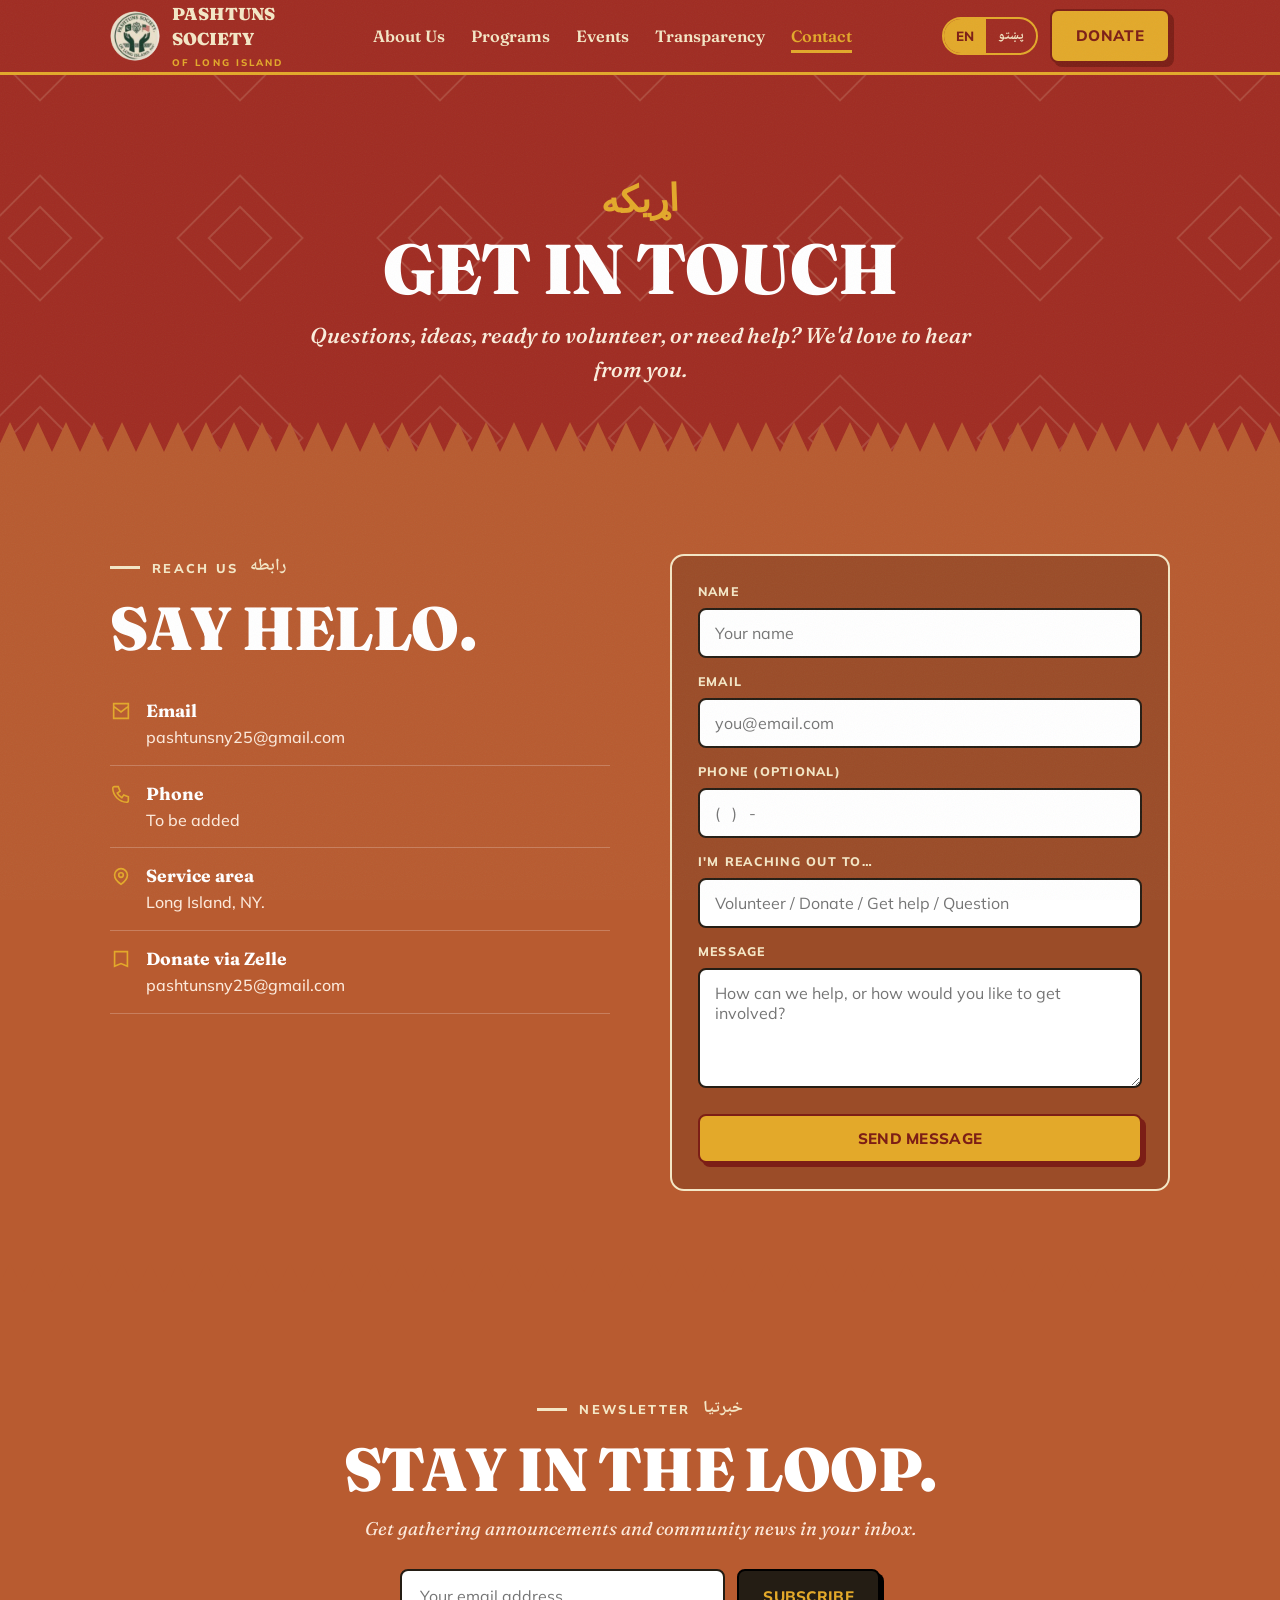
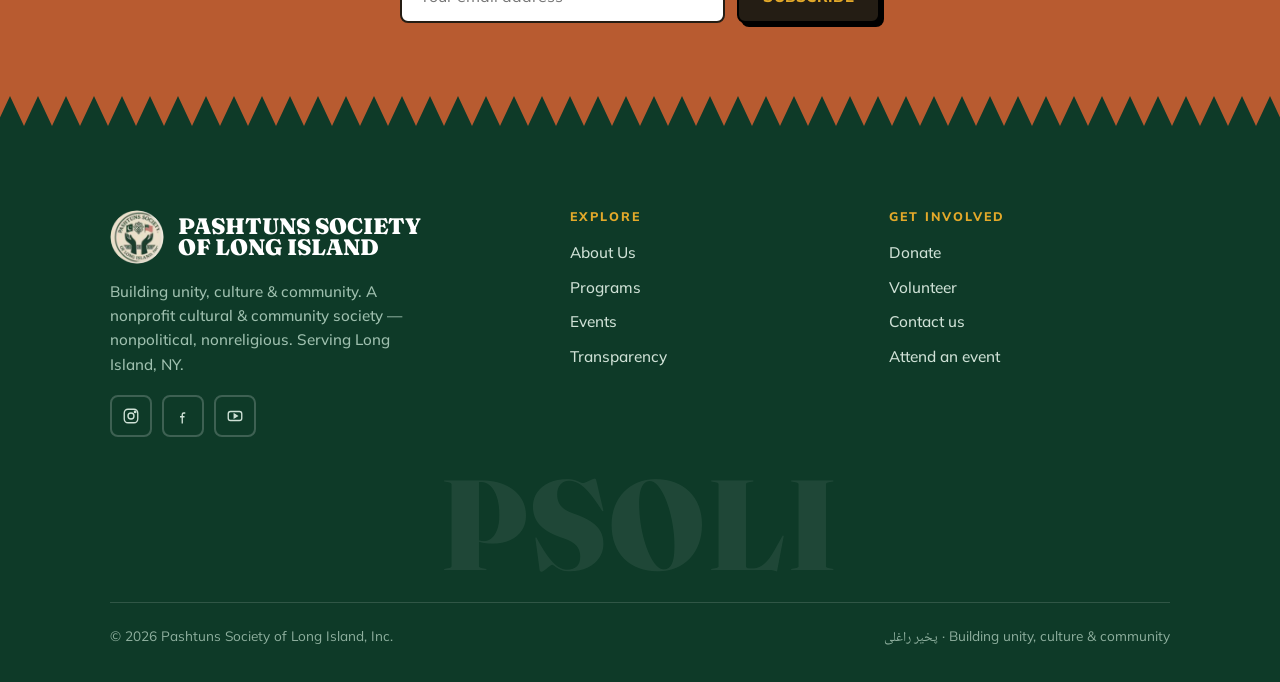
<file: contact.html>
<!DOCTYPE html>
<html lang="en" dir="ltr">
<head>
<meta charset="UTF-8">
<meta name="viewport" content="width=device-width, initial-scale=1, viewport-fit=cover">
<title>Contact — Pashtuns Society of Long Island</title>
<meta name="description" content="Get in touch with the Pashtuns Society of Long Island — volunteer, ask a question, or request help.">
<link rel="preconnect" href="https://fonts.googleapis.com"><link rel="preconnect" href="https://fonts.gstatic.com" crossorigin>
<link href="https://fonts.googleapis.com/css2?family=Fraunces:ital,opsz,wght@0,9..144,400;0,9..144,600;0,9..144,900;1,9..144,500;1,9..144,900&family=Mulish:wght@400;500;600;700;800&family=Caveat:wght@600;700&family=Noto+Naskh+Arabic:wght@500;600;700&display=swap" rel="stylesheet">
<link rel="stylesheet" href="styles.css">
</head>
<body id="top">
<div class="progress" id="progress"></div>
<nav class="overlay" id="overlay" aria-hidden="true">
  <a href="index.html" data-en="Home" data-ps="کور">Home</a><a href="about.html" data-en="About Us" data-ps="زموږ په اړه">About Us</a><a href="programs.html" data-en="Programs" data-ps="پروګرامونه">Programs</a><a href="events.html" data-en="Events" data-ps="غونډې">Events</a><a href="donate.html" data-en="Donate" data-ps="مرسته وکړئ">Donate</a><a href="transparency.html" data-en="Transparency" data-ps="شفافیت">Transparency</a><a href="contact.html" data-en="Contact" data-ps="اړیکه">Contact</a>
  <div class="overlay-foot">Pashtuns Society of Long Island, Inc.</div>
</nav>
<header>
  <div class="wrap nav">
    <a class="brand" href="index.html" aria-label="PSOLI home"><img class="seal" src="img/seal.png" alt="PSOLI seal"><span><b>Pashtuns<br>Society</b><small>of Long Island</small></span></a>
    <div class="menu"><a href="about.html" data-en="About Us" data-ps="زموږ په اړه">About Us</a><a href="programs.html" data-en="Programs" data-ps="پروګرامونه">Programs</a><a href="events.html" data-en="Events" data-ps="غونډې">Events</a><a href="transparency.html" data-en="Transparency" data-ps="شفافیت">Transparency</a><a href="contact.html" class="active" data-en="Contact" data-ps="اړیکه">Contact</a></div>
    <div class="actions"><div class="lang" role="group" aria-label="Language"><button id="en" class="on" type="button">EN</button><button id="ps" type="button"><span class="ps">پښتو</span></button></div><a class="btn" href="donate.html" data-en="Donate" data-ps="مرسته وکړئ">Donate</a><button class="burger" id="burger" aria-label="Open menu" aria-controls="overlay" aria-expanded="false"><span></span><span></span><span></span></button></div>
  </div>
</header>

<main>
<section class="phero"><div class="bg"></div><div class="wrap"><span class="kick">اړیکه</span><h1 data-en="Get in touch" data-ps="اړیکه ونیسئ">Get in touch</h1><p data-en="Questions, ideas, ready to volunteer, or need help? We&#39;d love to hear from you." data-ps="پوښتنې، نظرونه، د رضاکارۍ لپاره چمتو یاست، یا مرستې ته اړتیا لرئ؟ موږ به ستاسو اوریدل خوښ کړو.">Questions, ideas, ready to volunteer, or need help? We'd love to hear from you.</p></div></section>

<div class="zig c-terra" aria-hidden="true"></div>
<section class="block contact" id="join">
  <div class="wrap">
    <div class="grid">
      <div class="reveal">
        <div class="tag-row"><span class="dash"></span><span data-en="Reach us" data-ps="موږ ته لاسرسی">Reach us</span> <span class="ps">رابطه</span></div>
        <h2 class="big" data-en="Say hello." data-ps="سلام ووایئ.">Say hello.</h2>
        <div class="cinfo">
          <div class="row"><svg viewBox="0 0 24 24" fill="none" stroke="currentColor" stroke-width="1.8"><path d="M4 4h16v16H4zM4 7l8 6 8-6"/></svg><div><b data-en="Email" data-ps="بریښنالیک">Email</b><span>pashtunsny25@gmail.com</span></div></div>
          <div class="row"><svg viewBox="0 0 24 24" fill="none" stroke="currentColor" stroke-width="1.8"><path d="M5 4h4l2 5-3 2a12 12 0 005 5l2-3 5 2v4a2 2 0 01-2 2A16 16 0 013 6a2 2 0 012-2z"/></svg><div><b data-en="Phone" data-ps="تلیفون">Phone</b><span data-en="To be added" data-ps="ورزیاتیږي">To be added</span></div></div>
          <div class="row"><svg viewBox="0 0 24 24" fill="none" stroke="currentColor" stroke-width="1.8"><path d="M12 21s-7-4.5-7-10a7 7 0 0114 0c0 5.5-7 10-7 10z"/><circle cx="12" cy="11" r="2.5"/></svg><div><b data-en="Service area" data-ps="د خدمت سیمه">Service area</b><span data-en="Long Island, NY." data-ps="لانګ آیلنډ، نیویارک.">Long Island, NY.</span></div></div>
          <div class="row"><svg viewBox="0 0 24 24" fill="none" stroke="currentColor" stroke-width="1.8"><path d="M5 4h14v16l-7-3-7 3z"/></svg><div><b data-en="Donate via Zelle" data-ps="د زیلي له لارې مرسته">Donate via Zelle</b><span>pashtunsny25@gmail.com</span></div></div>
        </div>
      </div>
      <div class="cform reveal">
        <form onsubmit="return false">
          <label for="n" data-en="Name" data-ps="نوم">Name</label><input id="n" type="text" placeholder="Your name" data-ph-en="Your name" data-ph-ps="ستاسو نوم">
          <label for="e" data-en="Email" data-ps="بریښنالیک">Email</label><input id="e" type="email" placeholder="you@email.com">
          <label for="ph" data-en="Phone (optional)" data-ps="تلیفون (اختیاري)">Phone (optional)</label><input id="ph" type="tel" placeholder="(   )   -    ">
          <label for="reason" data-en="I&#39;m reaching out to…" data-ps="زه اړیکه نیسم د…">I'm reaching out to…</label><input id="reason" type="text" placeholder="Volunteer / Donate / Get help / Question" data-ph-en="Volunteer / Donate / Get help / Question" data-ph-ps="رضاکار / مرسته / مرسته غوښتل / پوښتنه">
          <label for="m" data-en="Message" data-ps="پیغام">Message</label><textarea id="m" placeholder="How can we help, or how would you like to get involved?" data-ph-en="How can we help, or how would you like to get involved?" data-ph-ps="موږ څنګه مرسته کولی شو، یا تاسو څنګه غواړئ برخه واخلئ؟"></textarea>
          <button class="btn" type="submit" data-en="Send message" data-ps="پیغام واستوئ">Send message</button>
        </form>
      </div>
    </div>
  </div>
</section>

<div class="zig c-terra" aria-hidden="true"></div>
<section class="block news">
  <div class="wrap reveal"><div class="tag-row"><span class="dash"></span><span data-en="Newsletter" data-ps="خبرتیا">Newsletter</span> <span class="ps">خبرتیا</span></div><h2 class="big" data-en="Stay in the loop." data-ps="په خبر اوسئ.">Stay in the loop.</h2><p data-en="Get gathering announcements and community news in your inbox." data-ps="د غونډو خبرتیاوې او د ټولنې خبرونه خپل بکس ته ترلاسه کړئ.">Get gathering announcements and community news in your inbox.</p><form onsubmit="return false"><input type="email" placeholder="Your email address" data-ph-en="Your email address" data-ph-ps="ستاسو بریښنالیک پته" aria-label="Email address"><button class="btn dark" type="submit" data-en="Subscribe" data-ps="ګډون وکړئ">Subscribe</button></form></div>
</section>
</main>

<div class="zig c-green" aria-hidden="true"></div>
<footer>
  <div class="wrap">
    <div class="foot-grid">
      <div><div class="foot-brand"><img class="seal" src="img/seal.png" alt="PSOLI seal"><b>Pashtuns Society<br>of Long Island</b></div><p class="foot-tag" data-en="Building unity, culture &amp; community. A nonprofit cultural &amp; community society — nonpolitical, nonreligious. Serving Long Island, NY." data-ps="د یووالي، کلتور او ټولنې جوړونه. یوه غیرانتفاعي کلتوري او ټولنیزه ټولنه — غیرسیاسي، غیرمذهبي. د لانګ آیلنډ، نیویارک خدمت.">Building unity, culture &amp; community. A nonprofit cultural &amp; community society — nonpolitical, nonreligious. Serving Long Island, NY.</p>
      <div class="socials"><a href="#" aria-label="Instagram"><svg viewBox="0 0 24 24" fill="none" stroke="currentColor" stroke-width="1.8"><rect x="3" y="3" width="18" height="18" rx="5"/><circle cx="12" cy="12" r="4"/><circle cx="17.5" cy="6.5" r="1" fill="currentColor"/></svg></a><a href="#" aria-label="Facebook"><svg viewBox="0 0 24 24" fill="none" stroke="currentColor" stroke-width="1.8"><path d="M15 8h-2a2 2 0 00-2 2v12M8 13h6"/></svg></a><a href="#" aria-label="YouTube"><svg viewBox="0 0 24 24" fill="none" stroke="currentColor" stroke-width="1.8"><rect x="3" y="6" width="18" height="12" rx="3"/><path d="M11 9.5l4 2.5-4 2.5z" fill="currentColor"/></svg></a></div></div>
      <div><h4 data-en="Explore" data-ps="نور وپلټئ">Explore</h4><a href="about.html" data-en="About Us" data-ps="زموږ په اړه">About Us</a><a href="programs.html" data-en="Programs" data-ps="پروګرامونه">Programs</a><a href="events.html" data-en="Events" data-ps="غونډې">Events</a><a href="transparency.html" data-en="Transparency" data-ps="شفافیت">Transparency</a></div>
      <div><h4 data-en="Get involved" data-ps="برخه واخلئ">Get involved</h4><a href="donate.html" data-en="Donate" data-ps="مرسته وکړئ">Donate</a><a href="contact.html" data-en="Volunteer" data-ps="رضاکار">Volunteer</a><a href="contact.html" data-en="Contact us" data-ps="اړیکه ونیسئ">Contact us</a><a href="events.html" data-en="Attend an event" data-ps="غونډه کې ګډون">Attend an event</a></div>
    </div>
    <div class="foot-wordmark">PSOLI</div>
    <div class="foot-base"><span>© <span id="yr"></span> Pashtuns Society of Long Island, Inc.</span><span><span class="ps">پخیر راغلی</span> · <span data-en="Building unity, culture &amp; community" data-ps="د یووالي، کلتور او ټولنې جوړونه">Building unity, culture &amp; community</span></span></div>
  </div>
</footer>
<script src="script.js"></script>
</body>
</html>
</file>
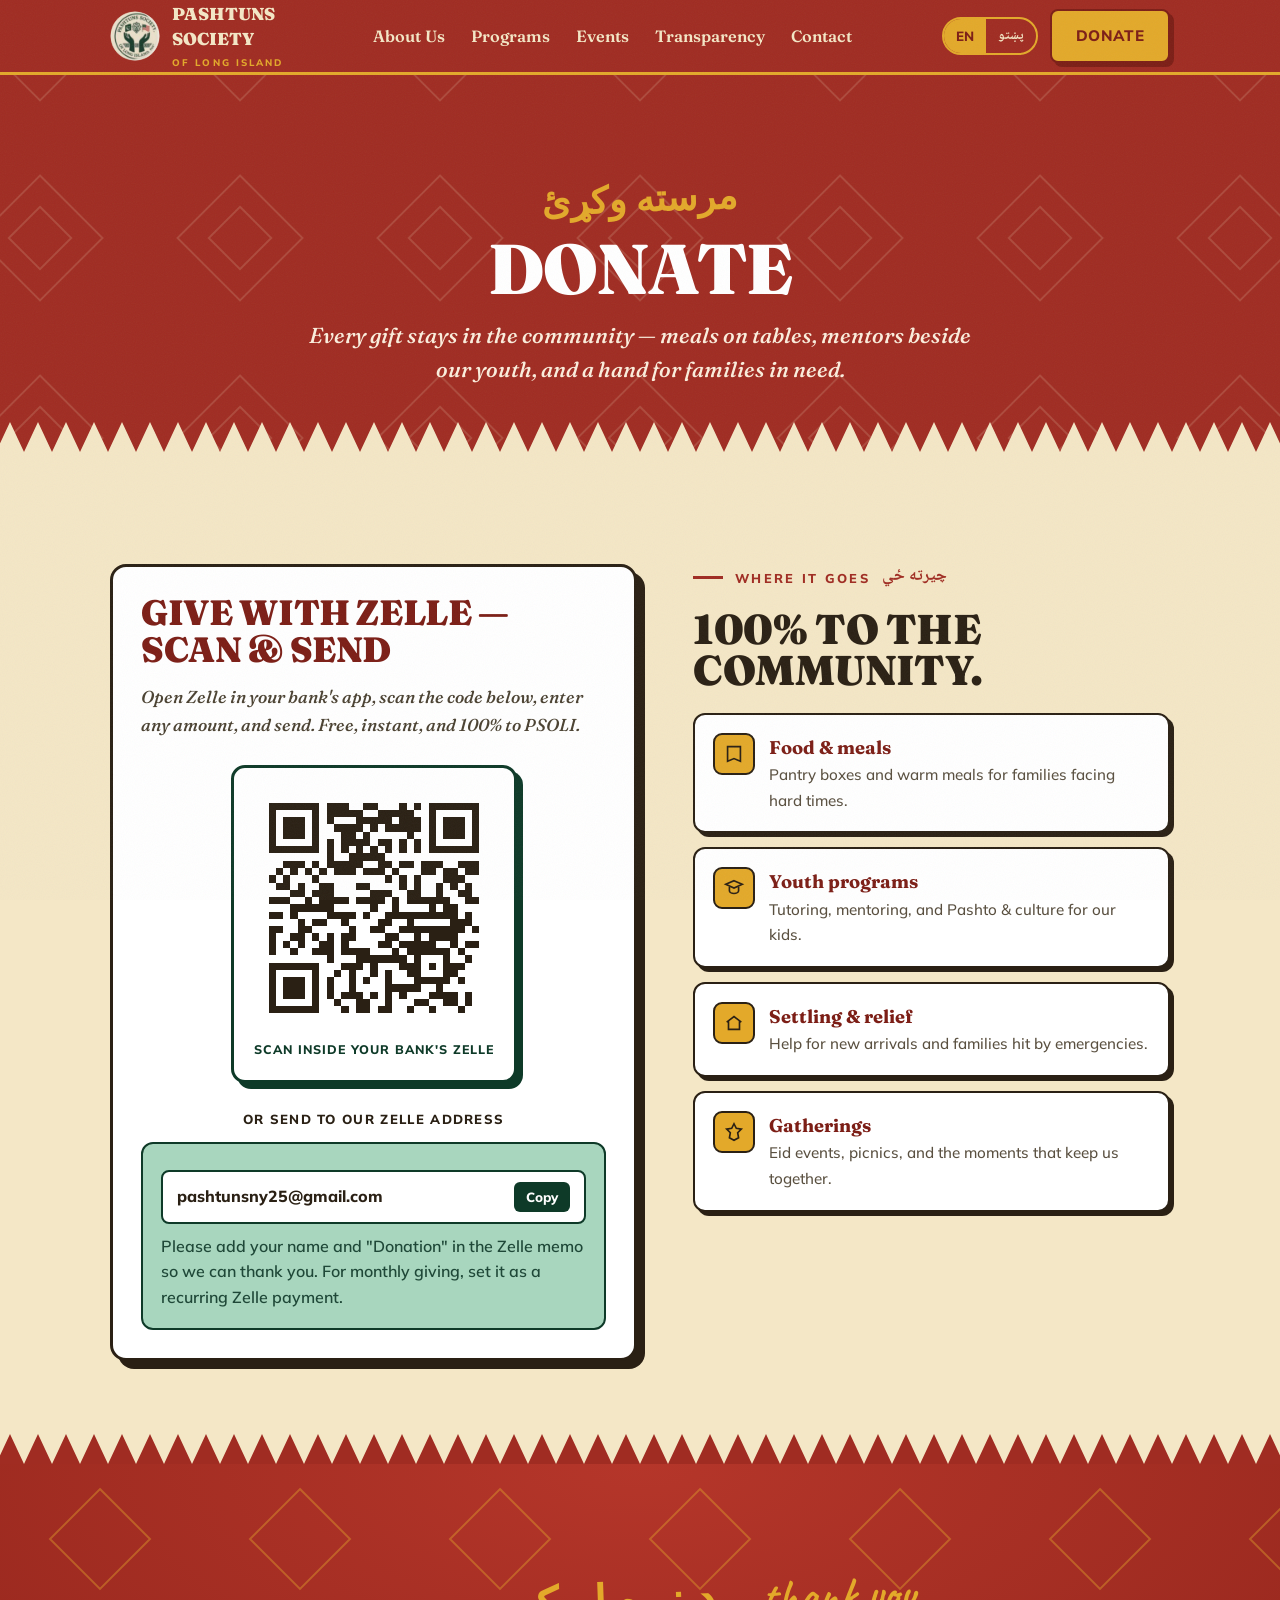
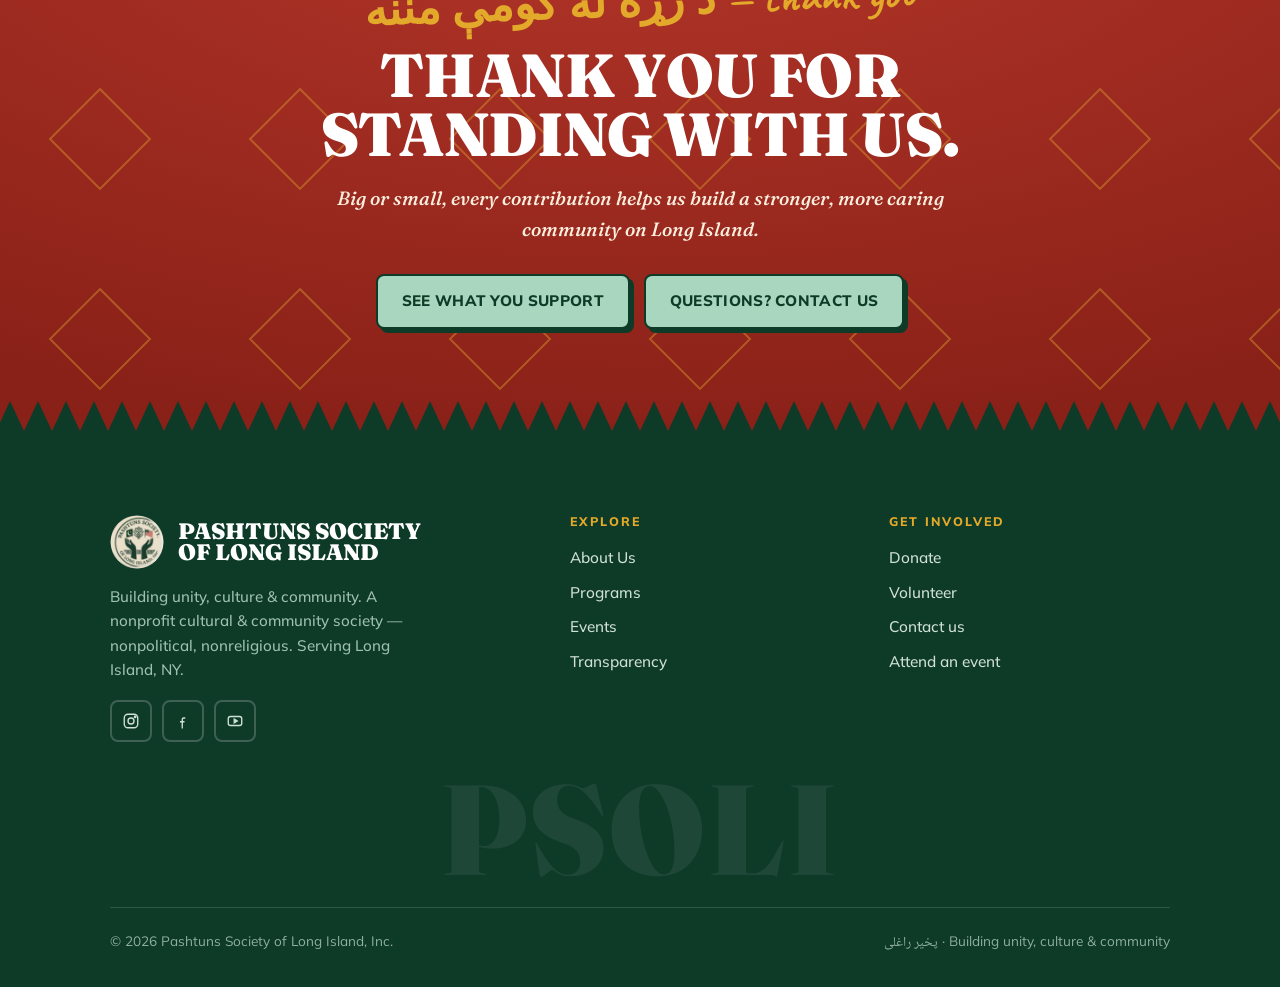
<file: donate.html>
<!DOCTYPE html>
<html lang="en" dir="ltr">
<head>
<meta charset="UTF-8">
<meta name="viewport" content="width=device-width, initial-scale=1, viewport-fit=cover">
<title>Donate — Pashtuns Society of Long Island</title>
<meta name="description" content="Support PSOLI with a one-time or monthly gift via Zelle. 100% goes to community programs — meals, youth, and family support.">
<link rel="preconnect" href="https://fonts.googleapis.com"><link rel="preconnect" href="https://fonts.gstatic.com" crossorigin>
<link href="https://fonts.googleapis.com/css2?family=Fraunces:ital,opsz,wght@0,9..144,400;0,9..144,600;0,9..144,900;1,9..144,500;1,9..144,900&family=Mulish:wght@400;500;600;700;800&family=Caveat:wght@600;700&family=Noto+Naskh+Arabic:wght@500;600;700&display=swap" rel="stylesheet">
<link rel="stylesheet" href="styles.css">
</head>
<body id="top">
<div class="progress" id="progress"></div>
<nav class="overlay" id="overlay" aria-hidden="true">
  <a href="index.html" data-en="Home" data-ps="کور">Home</a><a href="about.html" data-en="About Us" data-ps="زموږ په اړه">About Us</a><a href="programs.html" data-en="Programs" data-ps="پروګرامونه">Programs</a><a href="events.html" data-en="Events" data-ps="غونډې">Events</a><a href="donate.html" data-en="Donate" data-ps="مرسته وکړئ">Donate</a><a href="transparency.html" data-en="Transparency" data-ps="شفافیت">Transparency</a><a href="contact.html" data-en="Contact" data-ps="اړیکه">Contact</a>
  <div class="overlay-foot">Pashtuns Society of Long Island, Inc.</div>
</nav>
<header>
  <div class="wrap nav">
    <a class="brand" href="index.html" aria-label="PSOLI home"><img class="seal" src="img/seal.png" alt="PSOLI seal"><span><b>Pashtuns<br>Society</b><small>of Long Island</small></span></a>
    <div class="menu"><a href="about.html" data-en="About Us" data-ps="زموږ په اړه">About Us</a><a href="programs.html" data-en="Programs" data-ps="پروګرامونه">Programs</a><a href="events.html" data-en="Events" data-ps="غونډې">Events</a><a href="transparency.html" data-en="Transparency" data-ps="شفافیت">Transparency</a><a href="contact.html" data-en="Contact" data-ps="اړیکه">Contact</a></div>
    <div class="actions"><div class="lang" role="group" aria-label="Language"><button id="en" class="on" type="button">EN</button><button id="ps" type="button"><span class="ps">پښتو</span></button></div><a class="btn" href="donate.html" data-en="Donate" data-ps="مرسته وکړئ">Donate</a><button class="burger" id="burger" aria-label="Open menu" aria-controls="overlay" aria-expanded="false"><span></span><span></span><span></span></button></div>
  </div>
</header>

<main>
<section class="phero"><div class="bg"></div><div class="wrap"><span class="kick">مرسته وکړئ</span><h1 data-en="Donate" data-ps="مرسته وکړئ">Donate</h1><p data-en="Every gift stays in the community — meals on tables, mentors beside our youth, and a hand for families in need." data-ps="هره مرسته په ټولنه کې پاتې کیږي — په دسترخوان خواړه، زموږ د ځوانانو تر څنګ لارښود، او د اړمنو کورنیو لپاره لاس.">Every gift stays in the community — meals on tables, mentors beside our youth, and a hand for families in need.</p></div></section>

<div class="zig c-cream" aria-hidden="true"></div>
<section class="block donate">
  <div class="wrap">
    <div class="don-grid">
      <!-- LEFT: give -->
      <div class="don-card reveal">
        <h2 class="big" style="font-size:clamp(1.6rem,3.6vw,2.2rem);color:var(--red-deep);text-transform:uppercase;line-height:1.05" data-en="Give with Zelle — scan &amp; send" data-ps="د زیلي له لارې ورکړئ — سکین او واستوئ">Give with Zelle — scan &amp; send</h2>
        <p style="font-family:'Fraunces';font-style:italic;font-size:1.08rem;color:#4b4232;margin-top:14px;font-weight:500" data-en="Open Zelle in your bank&#39;s app, scan the code below, enter any amount, and send. Free, instant, and 100% to PSOLI." data-ps="په خپل بانک ایپ کې زیلي پرانیزئ، لاندې کوډ سکین کړئ، هره اندازه ولیکئ، او واستوئ. وړیا، سمدستي، او سلنه سلنه PSOLI ته.">Open Zelle in your bank's app, scan the code below, enter any amount, and send. Free, instant, and 100% to PSOLI.</p>
        <figure class="qrwrap">
          <img src="img/zelle-qr.png" alt="Zelle QR code for pashtunsny25@gmail.com" width="240" height="240">
          <figcaption data-en="Scan inside your bank&#39;s Zelle" data-ps="د خپل بانک د زیلي دننه یې سکین کړئ">Scan inside your bank's Zelle</figcaption>
        </figure>
        <p style="font-weight:800;color:var(--ink);text-align:center;margin-top:26px;font-size:.82rem;letter-spacing:.1em;text-transform:uppercase" data-en="or send to our Zelle address" data-ps="یا زموږ د زیلي پتې ته یې واستوئ">or send to our Zelle address</p>
        <div class="zelle" style="margin-top:12px">
          <div class="addr"><span>pashtunsny25@gmail.com</span><button type="button" data-copy="pashtunsny25@gmail.com" data-en="Copy" data-ps="کاپي">Copy</button></div>
          <span style="font-weight:600;color:#1f4838;display:block;margin-top:10px" data-en="Please add your name and &quot;Donation&quot; in the Zelle memo so we can thank you. For monthly giving, set it as a recurring Zelle payment." data-ps="مهرباني وکړئ خپل نوم او «بسپنه» د زیلي په یادښت کې ولیکئ ترڅو مننه وکړای شو. د میاشتنۍ ورکړې لپاره، یې د تکراري زیلي تادیې په توګه تنظیم کړئ.">Please add your name and "Donation" in the Zelle memo so we can thank you. For monthly giving, set it as a recurring Zelle payment.</span>
        </div>
      </div>

      <!-- RIGHT: what it funds -->
      <div class="reveal">
        <div class="tag-row" style="color:var(--red)"><span class="dash"></span><span data-en="Where it goes" data-ps="چیرته لګیږي">Where it goes</span> <span class="ps">چیرته ځي</span></div>
        <h2 class="big" style="font-size:clamp(1.8rem,4vw,2.6rem)" data-en="100% to the community." data-ps="سلنه سلنه ټولنې ته.">100% to the community.</h2>
        <div class="usegrid" style="margin-top:22px">
          <div class="use"><div class="ic"><svg viewBox="0 0 24 24" fill="none" stroke="currentColor" stroke-width="1.8"><path d="M5 4h14v16l-7-3-7 3z"/></svg></div><div><b data-en="Food &amp; meals" data-ps="خواړه">Food &amp; meals</b><span data-en="Pantry boxes and warm meals for families facing hard times." data-ps="د سختو ورځو سره مخامخ کورنیو لپاره د خوراک بکسونه او تود خواړه.">Pantry boxes and warm meals for families facing hard times.</span></div></div>
          <div class="use"><div class="ic"><svg viewBox="0 0 24 24" fill="none" stroke="currentColor" stroke-width="1.8"><path d="M12 4l9 4-9 4-9-4z"/><path d="M7 11v4c0 1.5 2.2 3 5 3s5-1.5 5-3v-4"/></svg></div><div><b data-en="Youth programs" data-ps="د ځوانانو پروګرامونه">Youth programs</b><span data-en="Tutoring, mentoring, and Pashto &amp; culture for our kids." data-ps="زموږ د ماشومانو لپاره ښوونه، لارښوونه، او پښتو او کلتور.">Tutoring, mentoring, and Pashto &amp; culture for our kids.</span></div></div>
          <div class="use"><div class="ic"><svg viewBox="0 0 24 24" fill="none" stroke="currentColor" stroke-width="1.8"><path d="M4 11l8-6 8 6M6 10v9h12v-9"/></svg></div><div><b data-en="Settling &amp; relief" data-ps="مېشت کیدل او مرسته">Settling &amp; relief</b><span data-en="Help for new arrivals and families hit by emergencies." data-ps="د نوي راغلیو او د بیړنیو حالاتو ښکار شویو کورنیو لپاره مرسته.">Help for new arrivals and families hit by emergencies.</span></div></div>
          <div class="use"><div class="ic"><svg viewBox="0 0 24 24" fill="none" stroke="currentColor" stroke-width="1.8"><path d="M12 3l2.5 5 5.5.8-4 4 1 5.5L12 21l-5-2.7 1-5.5-4-4 5.5-.8z"/></svg></div><div><b data-en="Gatherings" data-ps="غونډې">Gatherings</b><span data-en="Eid events, picnics, and the moments that keep us together." data-ps="د اختر مراسم، تفریحونه، او هغه شېبې چې موږ سره یوځای ساتي.">Eid events, picnics, and the moments that keep us together.</span></div></div>
        </div>
      </div>
    </div>
  </div>
</section>

<div class="zig c-red" aria-hidden="true"></div>
<section class="block join">
  <div class="wrap reveal"><span class="script">د زړه له کومې مننه — thank you</span><h2 class="big" data-en="Thank you for standing with us." data-ps="مننه چې زموږ ملګري یاست.">Thank you for standing with us.</h2><p data-en="Big or small, every contribution helps us build a stronger, more caring community on Long Island." data-ps="کوچنۍ وي که لویه، هره مرسته موږ سره مرسته کوي چې په لانګ آیلنډ کې یوه پیاوړې او پاملرنه‌کوونکې ټولنه جوړه کړو.">Big or small, every contribution helps us build a stronger, more caring community on Long Island.</p><div class="hero-cta"><a class="btn alt" href="programs.html" data-en="See what you support" data-ps="وګورئ څه ملاتړ کوئ">See what you support</a><a class="btn alt" href="contact.html" data-en="Questions? Contact us" data-ps="پوښتنې؟ اړیکه ونیسئ">Questions? Contact us</a></div></div>
</section>
</main>

<div class="zig c-green" aria-hidden="true"></div>
<footer>
  <div class="wrap">
    <div class="foot-grid">
      <div><div class="foot-brand"><img class="seal" src="img/seal.png" alt="PSOLI seal"><b>Pashtuns Society<br>of Long Island</b></div><p class="foot-tag" data-en="Building unity, culture &amp; community. A nonprofit cultural &amp; community society — nonpolitical, nonreligious. Serving Long Island, NY." data-ps="د یووالي، کلتور او ټولنې جوړونه. یوه غیرانتفاعي کلتوري او ټولنیزه ټولنه — غیرسیاسي، غیرمذهبي. د لانګ آیلنډ، نیویارک خدمت.">Building unity, culture &amp; community. A nonprofit cultural &amp; community society — nonpolitical, nonreligious. Serving Long Island, NY.</p>
      <div class="socials"><a href="#" aria-label="Instagram"><svg viewBox="0 0 24 24" fill="none" stroke="currentColor" stroke-width="1.8"><rect x="3" y="3" width="18" height="18" rx="5"/><circle cx="12" cy="12" r="4"/><circle cx="17.5" cy="6.5" r="1" fill="currentColor"/></svg></a><a href="#" aria-label="Facebook"><svg viewBox="0 0 24 24" fill="none" stroke="currentColor" stroke-width="1.8"><path d="M15 8h-2a2 2 0 00-2 2v12M8 13h6"/></svg></a><a href="#" aria-label="YouTube"><svg viewBox="0 0 24 24" fill="none" stroke="currentColor" stroke-width="1.8"><rect x="3" y="6" width="18" height="12" rx="3"/><path d="M11 9.5l4 2.5-4 2.5z" fill="currentColor"/></svg></a></div></div>
      <div><h4 data-en="Explore" data-ps="نور وپلټئ">Explore</h4><a href="about.html" data-en="About Us" data-ps="زموږ په اړه">About Us</a><a href="programs.html" data-en="Programs" data-ps="پروګرامونه">Programs</a><a href="events.html" data-en="Events" data-ps="غونډې">Events</a><a href="transparency.html" data-en="Transparency" data-ps="شفافیت">Transparency</a></div>
      <div><h4 data-en="Get involved" data-ps="برخه واخلئ">Get involved</h4><a href="donate.html" data-en="Donate" data-ps="مرسته وکړئ">Donate</a><a href="contact.html" data-en="Volunteer" data-ps="رضاکار">Volunteer</a><a href="contact.html" data-en="Contact us" data-ps="اړیکه ونیسئ">Contact us</a><a href="events.html" data-en="Attend an event" data-ps="غونډه کې ګډون">Attend an event</a></div>
    </div>
    <div class="foot-wordmark">PSOLI</div>
    <div class="foot-base"><span>© <span id="yr"></span> Pashtuns Society of Long Island, Inc.</span><span><span class="ps">پخیر راغلی</span> · <span data-en="Building unity, culture &amp; community" data-ps="د یووالي، کلتور او ټولنې جوړونه">Building unity, culture &amp; community</span></span></div>
  </div>
</footer>
<script src="script.js"></script>
</body>
</html>
</file>
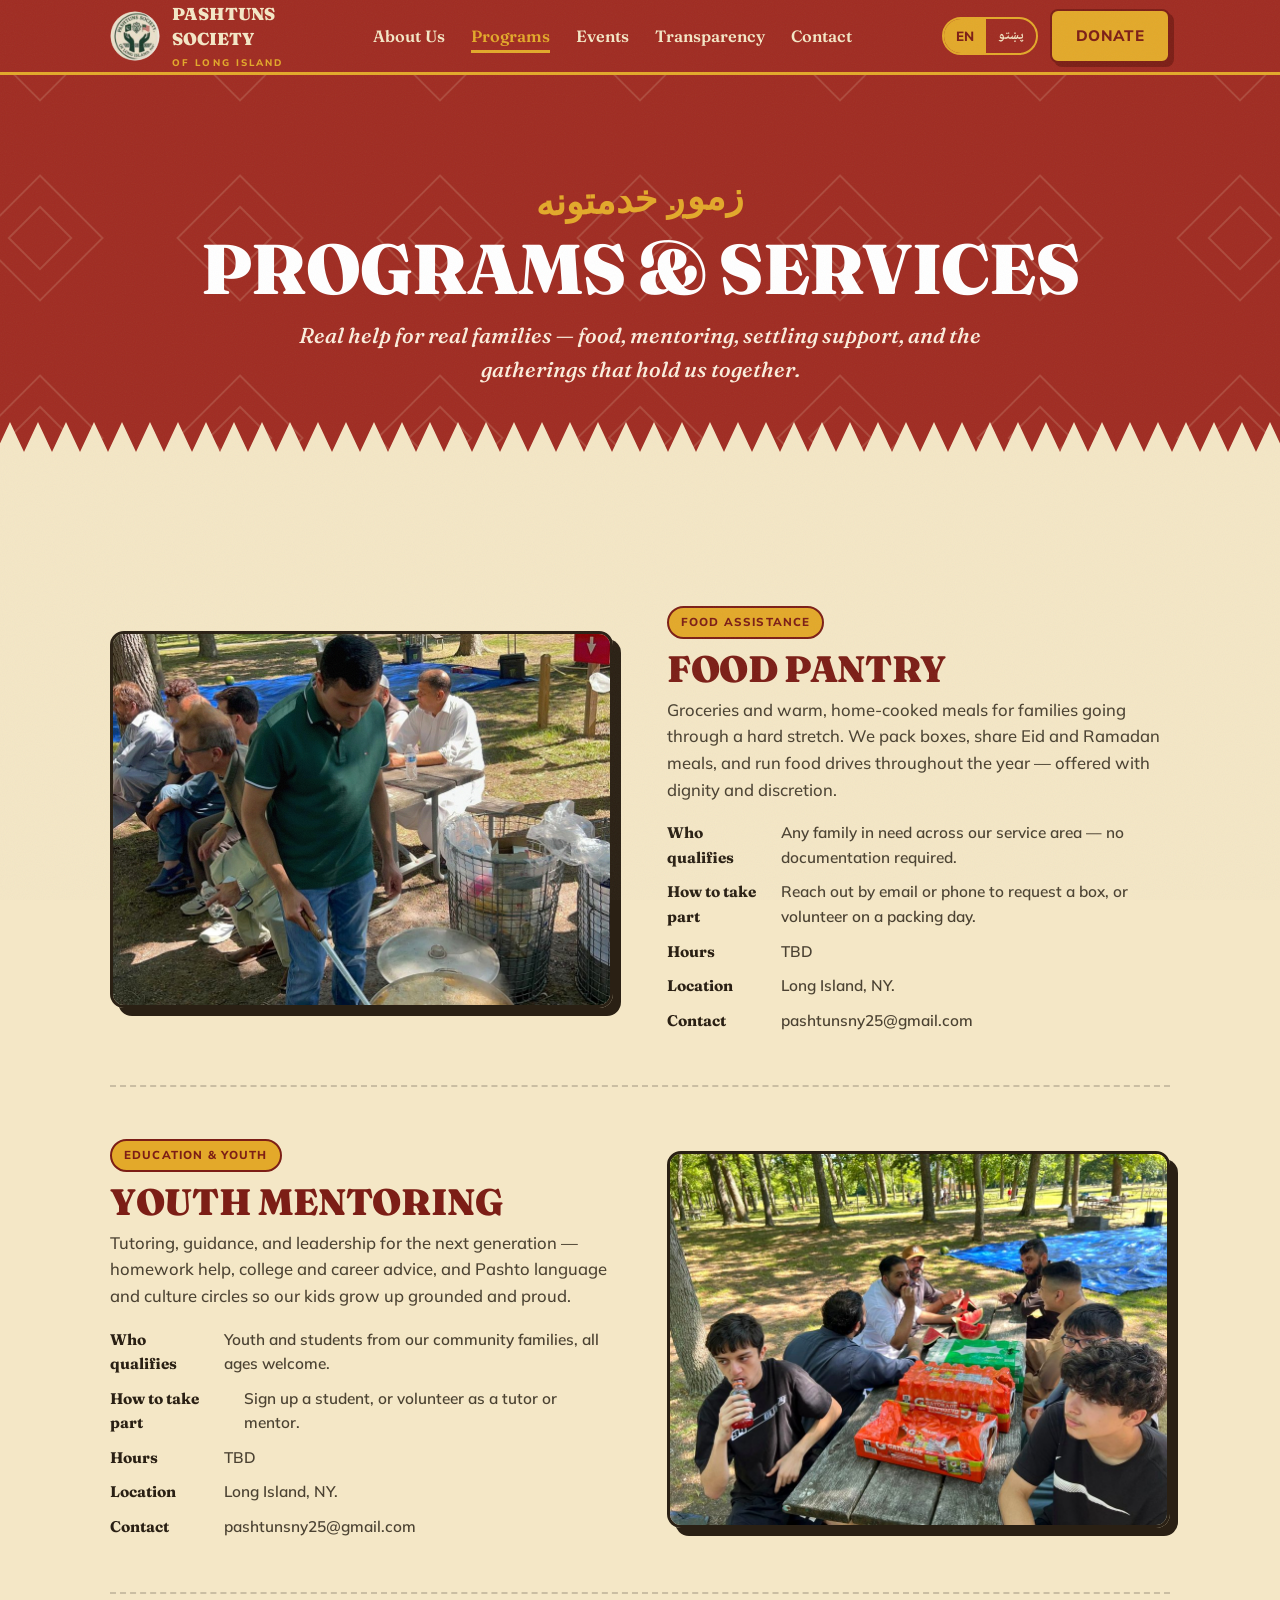
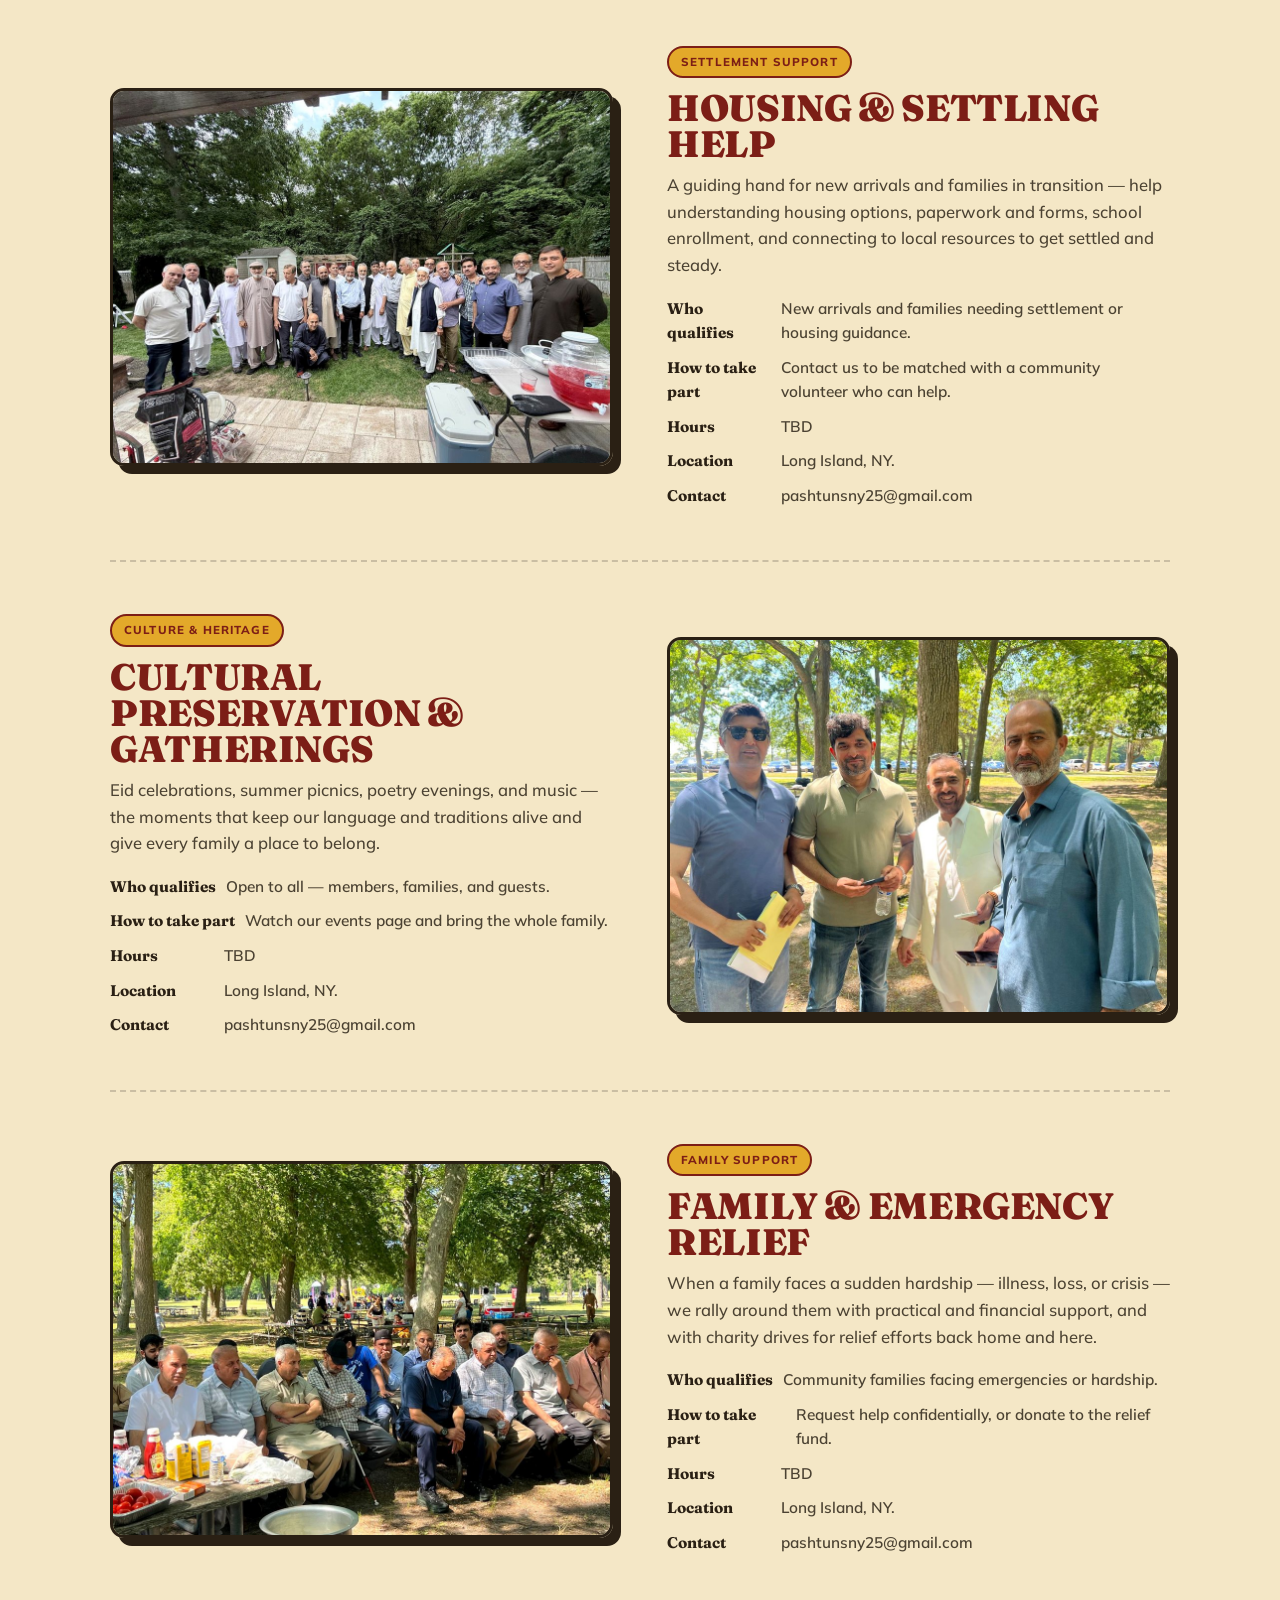
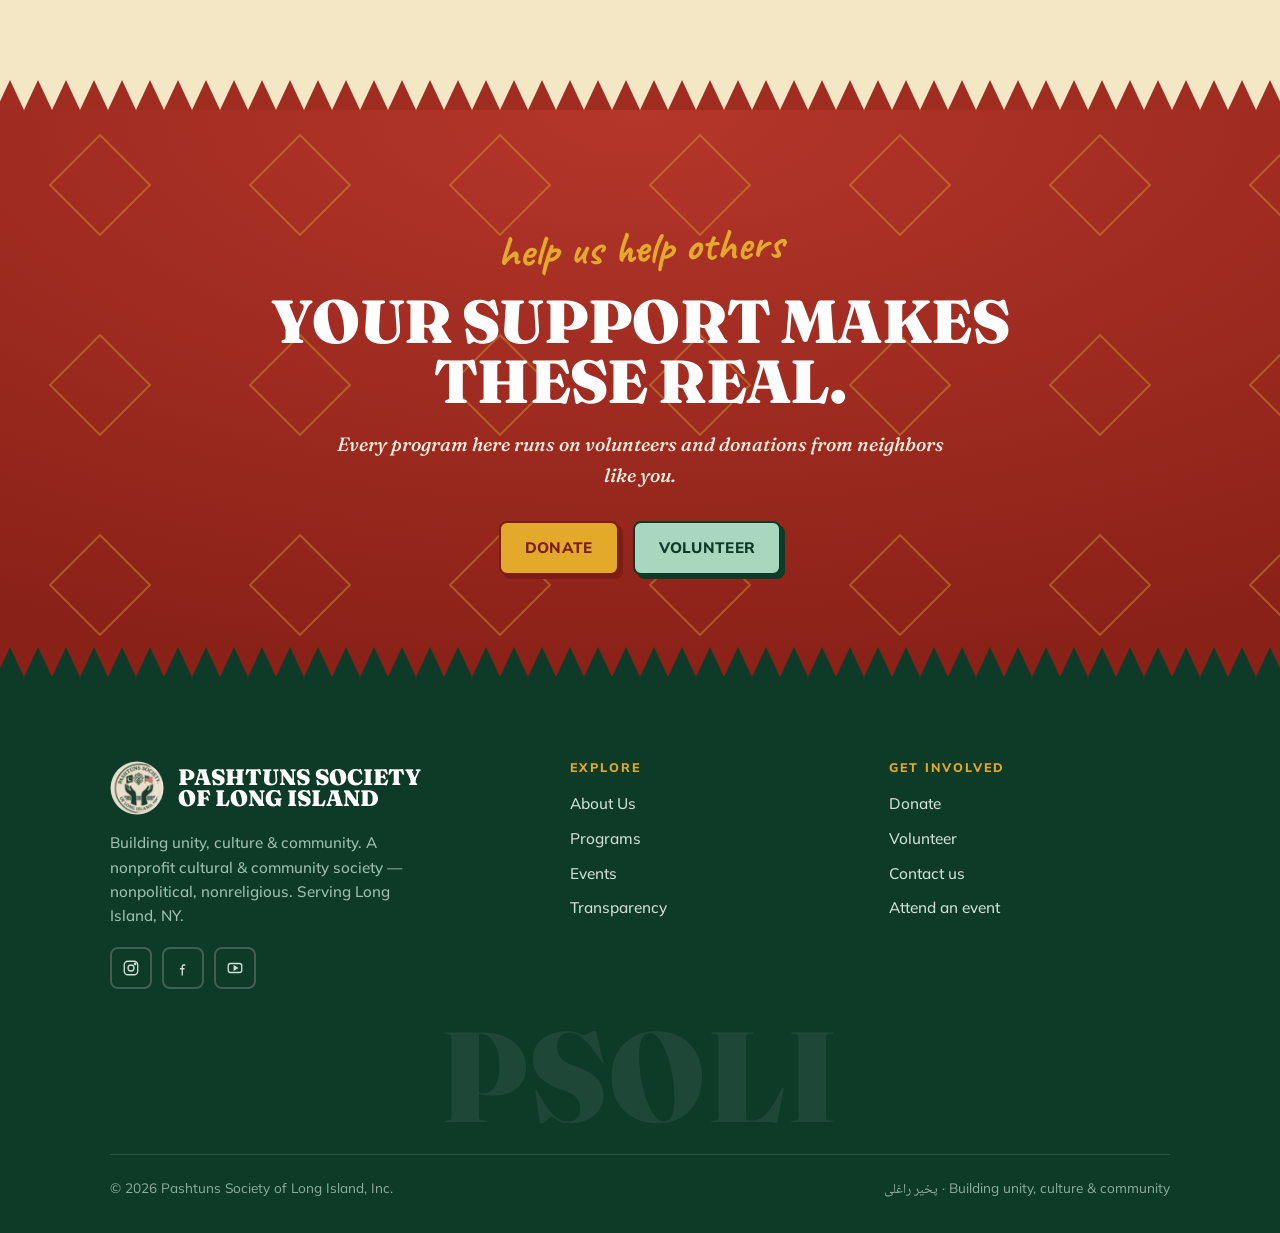
<file: programs.html>
<!DOCTYPE html>
<html lang="en" dir="ltr">
<head>
<meta charset="UTF-8">
<meta name="viewport" content="width=device-width, initial-scale=1, viewport-fit=cover">
<title>Programs &amp; Services — Pashtuns Society of Long Island</title>
<meta name="description" content="Food pantry, youth mentoring, housing help, cultural programs and family relief — who qualifies and how to take part.">
<link rel="preconnect" href="https://fonts.googleapis.com"><link rel="preconnect" href="https://fonts.gstatic.com" crossorigin>
<link href="https://fonts.googleapis.com/css2?family=Fraunces:ital,opsz,wght@0,9..144,400;0,9..144,600;0,9..144,900;1,9..144,500;1,9..144,900&family=Mulish:wght@400;500;600;700;800&family=Caveat:wght@600;700&family=Noto+Naskh+Arabic:wght@500;600;700&display=swap" rel="stylesheet">
<link rel="stylesheet" href="styles.css">
</head>
<body id="top">
<div class="progress" id="progress"></div>
<nav class="overlay" id="overlay" aria-hidden="true">
  <a href="index.html" data-en="Home" data-ps="کور">Home</a><a href="about.html" data-en="About Us" data-ps="زموږ په اړه">About Us</a><a href="programs.html" data-en="Programs" data-ps="پروګرامونه">Programs</a><a href="events.html" data-en="Events" data-ps="غونډې">Events</a><a href="donate.html" data-en="Donate" data-ps="مرسته وکړئ">Donate</a><a href="transparency.html" data-en="Transparency" data-ps="شفافیت">Transparency</a><a href="contact.html" data-en="Contact" data-ps="اړیکه">Contact</a>
  <div class="overlay-foot">Pashtuns Society of Long Island, Inc.</div>
</nav>
<header>
  <div class="wrap nav">
    <a class="brand" href="index.html" aria-label="PSOLI home"><img class="seal" src="img/seal.png" alt="PSOLI seal"><span><b>Pashtuns<br>Society</b><small>of Long Island</small></span></a>
    <div class="menu"><a href="about.html" data-en="About Us" data-ps="زموږ په اړه">About Us</a><a href="programs.html" class="active" data-en="Programs" data-ps="پروګرامونه">Programs</a><a href="events.html" data-en="Events" data-ps="غونډې">Events</a><a href="transparency.html" data-en="Transparency" data-ps="شفافیت">Transparency</a><a href="contact.html" data-en="Contact" data-ps="اړیکه">Contact</a></div>
    <div class="actions"><div class="lang" role="group" aria-label="Language"><button id="en" class="on" type="button">EN</button><button id="ps" type="button"><span class="ps">پښتو</span></button></div><a class="btn" href="donate.html" data-en="Donate" data-ps="مرسته وکړئ">Donate</a><button class="burger" id="burger" aria-label="Open menu" aria-controls="overlay" aria-expanded="false"><span></span><span></span><span></span></button></div>
  </div>
</header>

<main>
<section class="phero"><div class="bg"></div><div class="wrap"><span class="kick">زموږ خدمتونه</span><h1 data-en="Programs &amp; Services" data-ps="پروګرامونه او خدمتونه">Programs &amp; Services</h1><p data-en="Real help for real families — food, mentoring, settling support, and the gatherings that hold us together." data-ps="د ریښتینو کورنیو لپاره ریښتینې مرسته — خواړه، لارښوونه، د مېشت کیدو ملاتړ، او هغه غونډې چې موږ سره یوځای ساتي.">Real help for real families — food, mentoring, settling support, and the gatherings that hold us together.</p></div></section>

<div class="zig c-cream" aria-hidden="true"></div>
<section class="block progdetail">
  <div class="wrap">

    <div class="pblock reveal">
      <div class="pmedia"><img src="img/prog-food.jpg" alt="Food pantry and community meal" loading="lazy"></div>
      <div class="pbody">
        <span class="ptag" data-en="Food assistance" data-ps="خوراکي مرسته">Food assistance</span>
        <h3 data-en="Food Pantry" data-ps="خوراکي ذخیره">Food Pantry</h3>
        <p data-en="Groceries and warm, home-cooked meals for families going through a hard stretch. We pack boxes, share Eid and Ramadan meals, and run food drives throughout the year — offered with dignity and discretion." data-ps="د هغو کورنیو لپاره چې سخت وخت تېروي، خوراکي توکي او تود، کوربه‌پاخه خواړه. موږ بکسونه بنډلوو، د اختر او رمضان خواړه وېشو، او په ټول کال کې د خوراک راټولولو کمپاینونه چلوو — په عزت او پټتیا سره وړاندې کیږي.">Groceries and warm, home-cooked meals for families going through a hard stretch. We pack boxes, share Eid and Ramadan meals, and run food drives throughout the year — offered with dignity and discretion.</p>
        <div class="pmeta">
          <div class="r"><b data-en="Who qualifies" data-ps="څوک وړ دي">Who qualifies</b><span data-en="Any family in need across our service area — no documentation required." data-ps="زموږ د خدمت په سیمه کې هره اړمنه کورنۍ — هیڅ سند ته اړتیا نشته.">Any family in need across our service area — no documentation required.</span></div>
          <div class="r"><b data-en="How to take part" data-ps="څنګه برخه واخلئ">How to take part</b><span data-en="Reach out by email or phone to request a box, or volunteer on a packing day." data-ps="د بکس غوښتنې لپاره د بریښنالیک یا تلیفون له لارې اړیکه ونیسئ، یا د بنډلولو په ورځ کې رضاکار شئ.">Reach out by email or phone to request a box, or volunteer on a packing day.</span></div>
          <div class="r"><b data-en="Hours" data-ps="وختونه">Hours</b><span data-en="TBD" data-ps="ټاکل کیږي">TBD</span></div>
          <div class="r"><b data-en="Location" data-ps="ځای">Location</b><span data-en="Long Island, NY." data-ps="لانګ آیلنډ، نیویارک.">Long Island, NY.</span></div>
          <div class="r"><b data-en="Contact" data-ps="اړیکه">Contact</b><span>pashtunsny25@gmail.com</span></div>
        </div>
      </div>
    </div>

    <div class="pblock reveal">
      <div class="pmedia"><img src="img/prog-youth.jpg" alt="Youth at a community program" loading="lazy"></div>
      <div class="pbody">
        <span class="ptag" data-en="Education &amp; youth" data-ps="زده‌کړه او ځوانان">Education &amp; youth</span>
        <h3 data-en="Youth Mentoring" data-ps="د ځوانانو لارښوونه">Youth Mentoring</h3>
        <p data-en="Tutoring, guidance, and leadership for the next generation — homework help, college and career advice, and Pashto language and culture circles so our kids grow up grounded and proud." data-ps="د راتلونکي نسل لپاره ښوونه، لارښوونه او مشري — د کورنۍ دندې مرسته، د کالج او دندې مشوره، او د پښتو ژبې او کلتور حلقې چې زموږ ماشومان ټینګ او ویاړمن لوی شي.">Tutoring, guidance, and leadership for the next generation — homework help, college and career advice, and Pashto language and culture circles so our kids grow up grounded and proud.</p>
        <div class="pmeta">
          <div class="r"><b data-en="Who qualifies" data-ps="څوک وړ دي">Who qualifies</b><span data-en="Youth and students from our community families, all ages welcome." data-ps="زموږ د ټولنې له کورنیو ځوانان او زده‌کوونکي، د هرې عمري لپاره ښه راغلاست.">Youth and students from our community families, all ages welcome.</span></div>
          <div class="r"><b data-en="How to take part" data-ps="څنګه برخه واخلئ">How to take part</b><span data-en="Sign up a student, or volunteer as a tutor or mentor." data-ps="یو زده‌کوونکی نوم لیکنه کړئ، یا د ښوونکي یا لارښود په توګه رضاکار شئ.">Sign up a student, or volunteer as a tutor or mentor.</span></div>
          <div class="r"><b data-en="Hours" data-ps="وختونه">Hours</b><span data-en="TBD" data-ps="ټاکل کیږي">TBD</span></div>
          <div class="r"><b data-en="Location" data-ps="ځای">Location</b><span data-en="Long Island, NY." data-ps="لانګ آیلنډ، نیویارک.">Long Island, NY.</span></div>
          <div class="r"><b data-en="Contact" data-ps="اړیکه">Contact</b><span>pashtunsny25@gmail.com</span></div>
        </div>
      </div>
    </div>

    <div class="pblock reveal">
      <div class="pmedia"><img src="img/prog-support.jpg" alt="Community members supporting one another" loading="lazy"></div>
      <div class="pbody">
        <span class="ptag" data-en="Settlement support" data-ps="د مېشت کیدو ملاتړ">Settlement support</span>
        <h3 data-en="Housing &amp; Settling Help" data-ps="د استوګنې او مېشت کیدو مرسته">Housing &amp; Settling Help</h3>
        <p data-en="A guiding hand for new arrivals and families in transition — help understanding housing options, paperwork and forms, school enrollment, and connecting to local resources to get settled and steady." data-ps="د نوي راغلیو او په لیږد کې کورنیو لپاره لارښود لاس — د استوګنې اختیارونو، اسنادو او فورمو په پوهیدو، د ښوونځي نوم لیکنه، او محلي سرچینو سره نښلولو کې مرسته چې مېشت او ثابت شي.">A guiding hand for new arrivals and families in transition — help understanding housing options, paperwork and forms, school enrollment, and connecting to local resources to get settled and steady.</p>
        <div class="pmeta">
          <div class="r"><b data-en="Who qualifies" data-ps="څوک وړ دي">Who qualifies</b><span data-en="New arrivals and families needing settlement or housing guidance." data-ps="نوي راغلي او هغه کورنۍ چې د مېشت کیدو یا استوګنې لارښوونې ته اړتیا لري.">New arrivals and families needing settlement or housing guidance.</span></div>
          <div class="r"><b data-en="How to take part" data-ps="څنګه برخه واخلئ">How to take part</b><span data-en="Contact us to be matched with a community volunteer who can help." data-ps="موږ سره اړیکه ونیسئ ترڅو د ټولنې له یوه رضاکار سره ونښلول شئ چې مرسته وکړي.">Contact us to be matched with a community volunteer who can help.</span></div>
          <div class="r"><b data-en="Hours" data-ps="وختونه">Hours</b><span data-en="TBD" data-ps="ټاکل کیږي">TBD</span></div>
          <div class="r"><b data-en="Location" data-ps="ځای">Location</b><span data-en="Long Island, NY." data-ps="لانګ آیلنډ، نیویارک.">Long Island, NY.</span></div>
          <div class="r"><b data-en="Contact" data-ps="اړیکه">Contact</b><span>pashtunsny25@gmail.com</span></div>
        </div>
      </div>
    </div>

    <div class="pblock reveal">
      <div class="pmedia"><img src="img/prog-culture.jpg" alt="Cultural gathering" loading="lazy"></div>
      <div class="pbody">
        <span class="ptag" data-en="Culture &amp; heritage" data-ps="کلتور او میراث">Culture &amp; heritage</span>
        <h3 data-en="Cultural Preservation &amp; Gatherings" data-ps="د کلتور ساتنه او غونډې">Cultural Preservation &amp; Gatherings</h3>
        <p data-en="Eid celebrations, summer picnics, poetry evenings, and music — the moments that keep our language and traditions alive and give every family a place to belong." data-ps="د اختر لمانځنې، د دوبي تفریحونه، د شعر ماښامونه، او موسیقي — هغه شېبې چې زموږ ژبه او دودونه ژوندي ساتي او هرې کورنۍ ته د تړاو ځای ورکوي.">Eid celebrations, summer picnics, poetry evenings, and music — the moments that keep our language and traditions alive and give every family a place to belong.</p>
        <div class="pmeta">
          <div class="r"><b data-en="Who qualifies" data-ps="څوک وړ دي">Who qualifies</b><span data-en="Open to all — members, families, and guests." data-ps="د ټولو لپاره خلاص — غړي، کورنۍ، او مېلمانه.">Open to all — members, families, and guests.</span></div>
          <div class="r"><b data-en="How to take part" data-ps="څنګه برخه واخلئ">How to take part</b><span data-en="Watch our events page and bring the whole family." data-ps="زموږ د غونډو پاڼه وګورئ او ټوله کورنۍ راولئ.">Watch our events page and bring the whole family.</span></div>
          <div class="r"><b data-en="Hours" data-ps="وختونه">Hours</b><span data-en="TBD" data-ps="ټاکل کیږي">TBD</span></div>
          <div class="r"><b data-en="Location" data-ps="ځای">Location</b><span data-en="Long Island, NY." data-ps="لانګ آیلنډ، نیویارک.">Long Island, NY.</span></div>
          <div class="r"><b data-en="Contact" data-ps="اړیکه">Contact</b><span>pashtunsny25@gmail.com</span></div>
        </div>
      </div>
    </div>

    <div class="pblock reveal">
      <div class="pmedia"><img src="img/prog-relief.jpg" alt="Community relief and family support" loading="lazy"></div>
      <div class="pbody">
        <span class="ptag" data-en="Family support" data-ps="د کورنۍ ملاتړ">Family support</span>
        <h3 data-en="Family &amp; Emergency Relief" data-ps="د کورنۍ او بیړنۍ مرسته">Family &amp; Emergency Relief</h3>
        <p data-en="When a family faces a sudden hardship — illness, loss, or crisis — we rally around them with practical and financial support, and with charity drives for relief efforts back home and here." data-ps="کله چې یوه کورنۍ له ناڅاپي سختۍ سره مخامخ شي — ناروغي، د چا له لاسه ورکول، یا کړکېچ — موږ د عملي او مالي ملاتړ سره ورته ودریږو، او دلته او په وطن کې د مرستو هڅو لپاره د خیریه کمپاینونو سره.">When a family faces a sudden hardship — illness, loss, or crisis — we rally around them with practical and financial support, and with charity drives for relief efforts back home and here.</p>
        <div class="pmeta">
          <div class="r"><b data-en="Who qualifies" data-ps="څوک وړ دي">Who qualifies</b><span data-en="Community families facing emergencies or hardship." data-ps="د ټولنې هغه کورنۍ چې له بیړنیو حالاتو یا سختۍ سره مخامخ دي.">Community families facing emergencies or hardship.</span></div>
          <div class="r"><b data-en="How to take part" data-ps="څنګه برخه واخلئ">How to take part</b><span data-en="Request help confidentially, or donate to the relief fund." data-ps="په محرمانه توګه د مرستې غوښتنه وکړئ، یا د مرستو صندوق ته بسپنه ورکړئ.">Request help confidentially, or donate to the relief fund.</span></div>
          <div class="r"><b data-en="Hours" data-ps="وختونه">Hours</b><span data-en="TBD" data-ps="ټاکل کیږي">TBD</span></div>
          <div class="r"><b data-en="Location" data-ps="ځای">Location</b><span data-en="Long Island, NY." data-ps="لانګ آیلنډ، نیویارک.">Long Island, NY.</span></div>
          <div class="r"><b data-en="Contact" data-ps="اړیکه">Contact</b><span>pashtunsny25@gmail.com</span></div>
        </div>
      </div>
    </div>

  </div>
</section>

<div class="zig c-red" aria-hidden="true"></div>
<section class="block join">
  <div class="wrap reveal"><span class="script">help us help others</span><h2 class="big" data-en="Your support makes these real." data-ps="ستاسو ملاتړ دا کارونه ریښتیني کوي.">Your support makes these real.</h2><p data-en="Every program here runs on volunteers and donations from neighbors like you." data-ps="دلته هر پروګرام ستاسو په څیر ګاونډیانو د رضاکارانو او بسپنو په مرسته چلیږي.">Every program here runs on volunteers and donations from neighbors like you.</p><div class="hero-cta"><a class="btn" href="donate.html" data-en="Donate" data-ps="مرسته وکړئ">Donate</a><a class="btn alt" href="contact.html" data-en="Volunteer" data-ps="رضاکار">Volunteer</a></div></div>
</section>
</main>

<div class="zig c-green" aria-hidden="true"></div>
<footer>
  <div class="wrap">
    <div class="foot-grid">
      <div><div class="foot-brand"><img class="seal" src="img/seal.png" alt="PSOLI seal"><b>Pashtuns Society<br>of Long Island</b></div><p class="foot-tag" data-en="Building unity, culture &amp; community. A nonprofit cultural &amp; community society — nonpolitical, nonreligious. Serving Long Island, NY." data-ps="د یووالي، کلتور او ټولنې جوړونه. یوه غیرانتفاعي کلتوري او ټولنیزه ټولنه — غیرسیاسي، غیرمذهبي. د لانګ آیلنډ، نیویارک خدمت.">Building unity, culture &amp; community. A nonprofit cultural &amp; community society — nonpolitical, nonreligious. Serving Long Island, NY.</p>
      <div class="socials"><a href="#" aria-label="Instagram"><svg viewBox="0 0 24 24" fill="none" stroke="currentColor" stroke-width="1.8"><rect x="3" y="3" width="18" height="18" rx="5"/><circle cx="12" cy="12" r="4"/><circle cx="17.5" cy="6.5" r="1" fill="currentColor"/></svg></a><a href="#" aria-label="Facebook"><svg viewBox="0 0 24 24" fill="none" stroke="currentColor" stroke-width="1.8"><path d="M15 8h-2a2 2 0 00-2 2v12M8 13h6"/></svg></a><a href="#" aria-label="YouTube"><svg viewBox="0 0 24 24" fill="none" stroke="currentColor" stroke-width="1.8"><rect x="3" y="6" width="18" height="12" rx="3"/><path d="M11 9.5l4 2.5-4 2.5z" fill="currentColor"/></svg></a></div></div>
      <div><h4 data-en="Explore" data-ps="نور وپلټئ">Explore</h4><a href="about.html" data-en="About Us" data-ps="زموږ په اړه">About Us</a><a href="programs.html" data-en="Programs" data-ps="پروګرامونه">Programs</a><a href="events.html" data-en="Events" data-ps="غونډې">Events</a><a href="transparency.html" data-en="Transparency" data-ps="شفافیت">Transparency</a></div>
      <div><h4 data-en="Get involved" data-ps="برخه واخلئ">Get involved</h4><a href="donate.html" data-en="Donate" data-ps="مرسته وکړئ">Donate</a><a href="contact.html" data-en="Volunteer" data-ps="رضاکار">Volunteer</a><a href="contact.html" data-en="Contact us" data-ps="اړیکه ونیسئ">Contact us</a><a href="events.html" data-en="Attend an event" data-ps="غونډه کې ګډون">Attend an event</a></div>
    </div>
    <div class="foot-wordmark">PSOLI</div>
    <div class="foot-base"><span>© <span id="yr"></span> Pashtuns Society of Long Island, Inc.</span><span><span class="ps">پخیر راغلی</span> · <span data-en="Building unity, culture &amp; community" data-ps="د یووالي، کلتور او ټولنې جوړونه">Building unity, culture &amp; community</span></span></div>
  </div>
</footer>
<script src="script.js"></script>
</body>
</html>
</file>
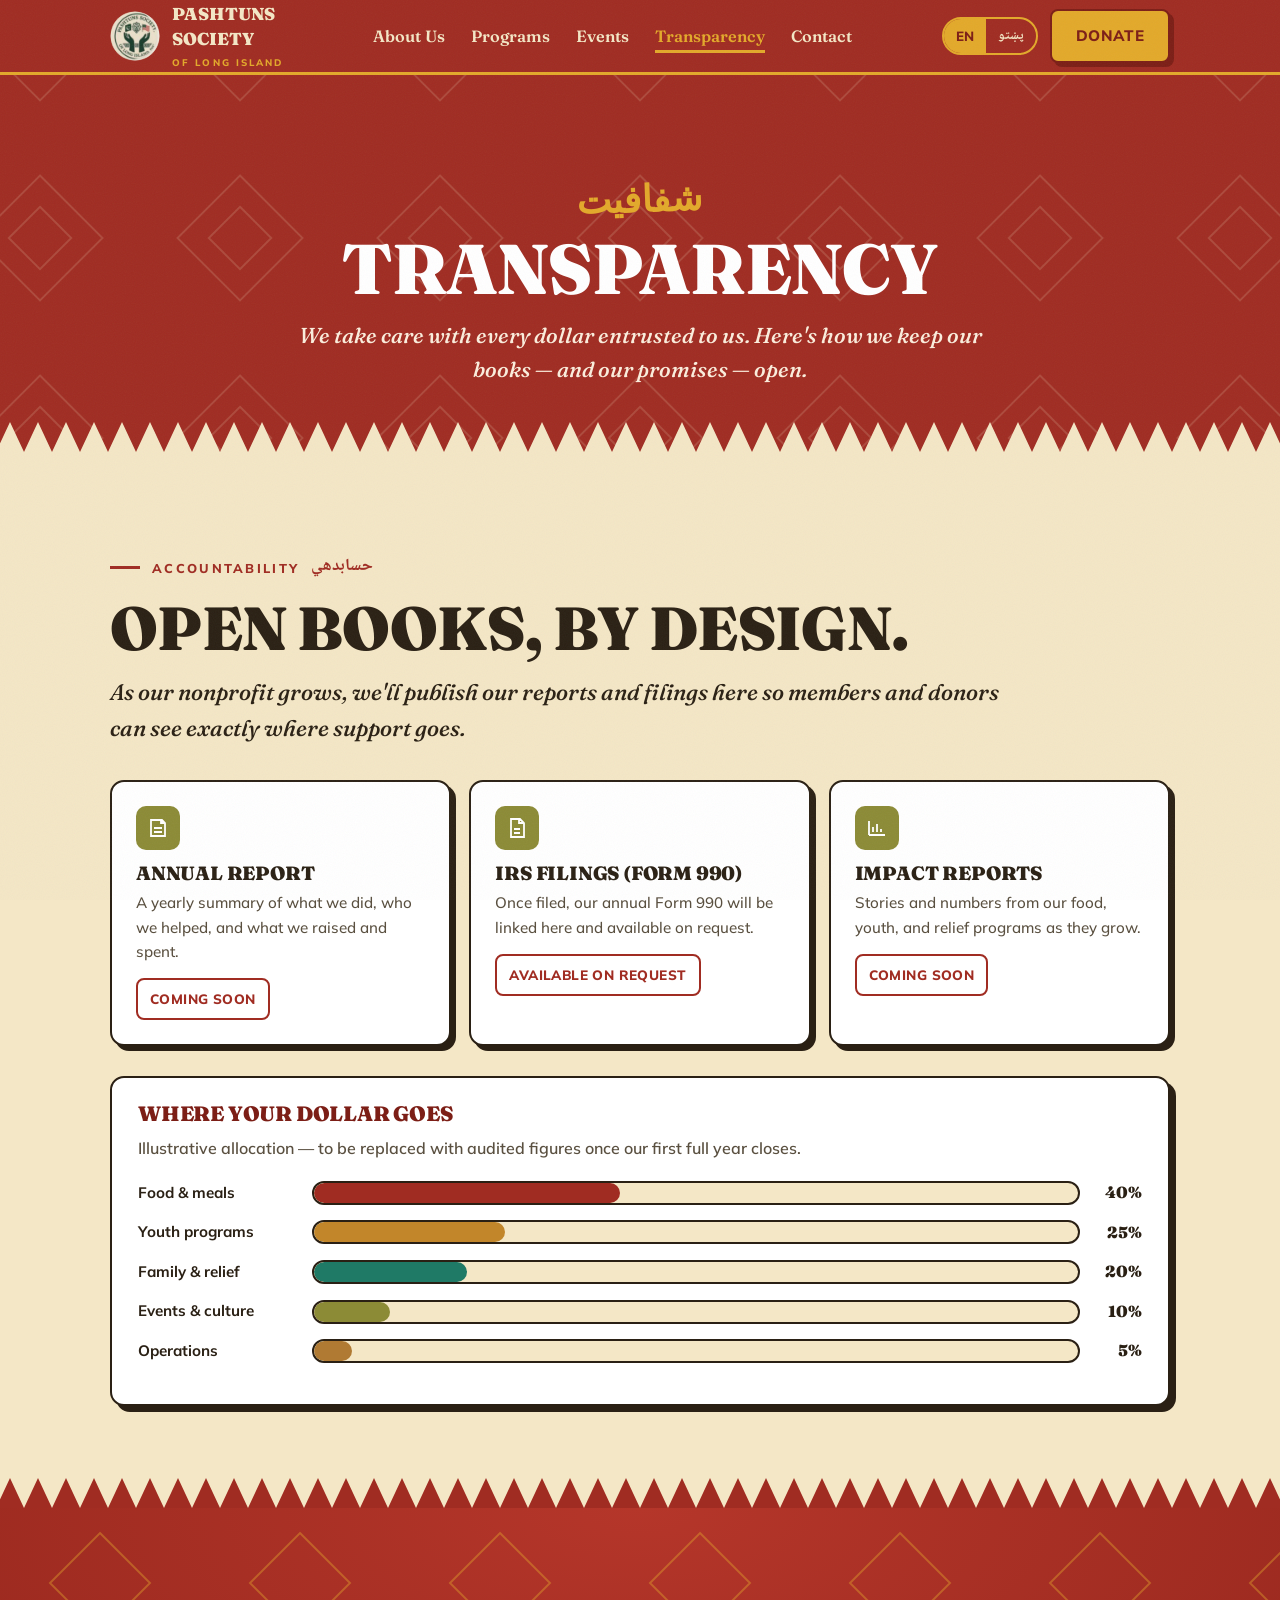
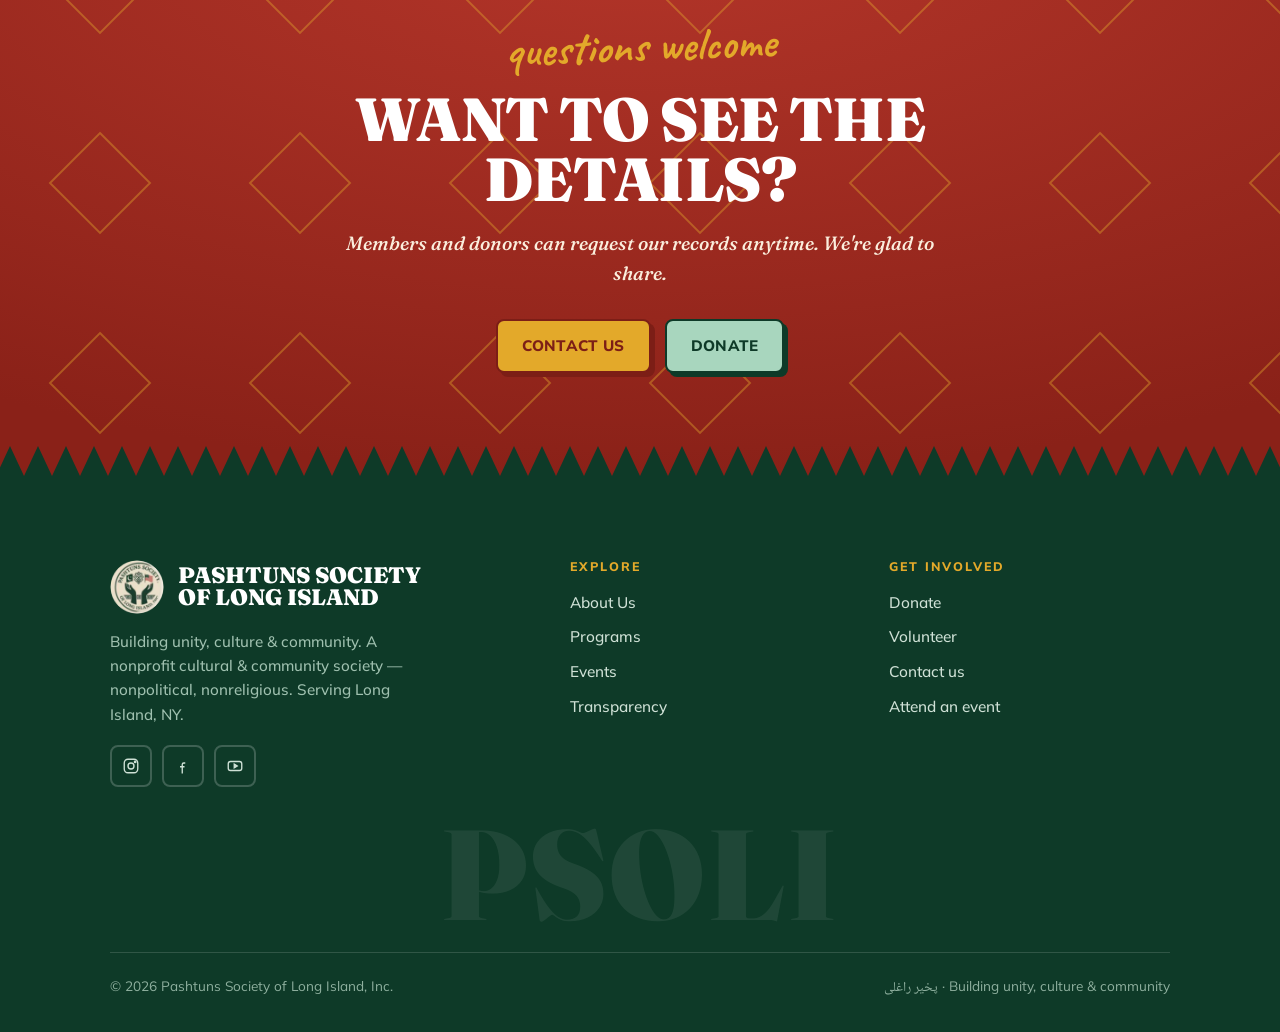
<file: transparency.html>
<!DOCTYPE html>
<html lang="en" dir="ltr">
<head>
<meta charset="UTF-8">
<meta name="viewport" content="width=device-width, initial-scale=1, viewport-fit=cover">
<title>Transparency — Pashtuns Society of Long Island</title>
<meta name="description" content="Our commitment to transparency: annual reports, financial breakdown, filings, and impact.">
<link rel="preconnect" href="https://fonts.googleapis.com"><link rel="preconnect" href="https://fonts.gstatic.com" crossorigin>
<link href="https://fonts.googleapis.com/css2?family=Fraunces:ital,opsz,wght@0,9..144,400;0,9..144,600;0,9..144,900;1,9..144,500;1,9..144,900&family=Mulish:wght@400;500;600;700;800&family=Caveat:wght@600;700&family=Noto+Naskh+Arabic:wght@500;600;700&display=swap" rel="stylesheet">
<link rel="stylesheet" href="styles.css">
</head>
<body id="top">
<div class="progress" id="progress"></div>
<nav class="overlay" id="overlay" aria-hidden="true">
  <a href="index.html" data-en="Home" data-ps="کور">Home</a><a href="about.html" data-en="About Us" data-ps="زموږ په اړه">About Us</a><a href="programs.html" data-en="Programs" data-ps="پروګرامونه">Programs</a><a href="events.html" data-en="Events" data-ps="غونډې">Events</a><a href="donate.html" data-en="Donate" data-ps="مرسته وکړئ">Donate</a><a href="transparency.html" data-en="Transparency" data-ps="شفافیت">Transparency</a><a href="contact.html" data-en="Contact" data-ps="اړیکه">Contact</a>
  <div class="overlay-foot">Pashtuns Society of Long Island, Inc.</div>
</nav>
<header>
  <div class="wrap nav">
    <a class="brand" href="index.html" aria-label="PSOLI home"><img class="seal" src="img/seal.png" alt="PSOLI seal"><span><b>Pashtuns<br>Society</b><small>of Long Island</small></span></a>
    <div class="menu"><a href="about.html" data-en="About Us" data-ps="زموږ په اړه">About Us</a><a href="programs.html" data-en="Programs" data-ps="پروګرامونه">Programs</a><a href="events.html" data-en="Events" data-ps="غونډې">Events</a><a href="transparency.html" class="active" data-en="Transparency" data-ps="شفافیت">Transparency</a><a href="contact.html" data-en="Contact" data-ps="اړیکه">Contact</a></div>
    <div class="actions"><div class="lang" role="group" aria-label="Language"><button id="en" class="on" type="button">EN</button><button id="ps" type="button"><span class="ps">پښتو</span></button></div><a class="btn" href="donate.html" data-en="Donate" data-ps="مرسته وکړئ">Donate</a><button class="burger" id="burger" aria-label="Open menu" aria-controls="overlay" aria-expanded="false"><span></span><span></span><span></span></button></div>
  </div>
</header>

<main>
<section class="phero"><div class="bg"></div><div class="wrap"><span class="kick">شفافیت</span><h1 data-en="Transparency" data-ps="شفافیت">Transparency</h1><p data-en="We take care with every dollar entrusted to us. Here&#39;s how we keep our books — and our promises — open." data-ps="موږ د هر هغه ډالر پاملرنه کوو چې موږ ته سپارل شوی وي. دلته ګورئ چې موږ څنګه خپل حسابونه — او خپلې ژمنې — خلاصې ساتو.">We take care with every dollar entrusted to us. Here's how we keep our books — and our promises — open.</p></div></section>

<div class="zig c-cream" aria-hidden="true"></div>
<section class="block fin">
  <div class="wrap">
    <div class="reveal"><div class="tag-row" style="color:var(--red)"><span class="dash"></span><span data-en="Accountability" data-ps="حسابورکونه">Accountability</span> <span class="ps">حسابدهي</span></div><h2 class="big" data-en="Open books, by design." data-ps="خلاص حسابونه، له بنسټه.">Open books, by design.</h2><p class="lead" data-en="As our nonprofit grows, we&#39;ll publish our reports and filings here so members and donors can see exactly where support goes." data-ps="لکه څنګه چې زموږ غیرانتفاعي اداره وده کوي، موږ به خپل راپورونه او اسناد دلته خپاره کړو ترڅو غړي او بسپنه‌ورکوونکي ووینی چې مرسته دقیقاً چیرته ځي.">As our nonprofit grows, we'll publish our reports and filings here so members and donors can see exactly where support goes.</p></div>

    <div class="fin-cards" style="margin-top:34px">
      <div class="fin-card reveal"><div class="ic"><svg viewBox="0 0 24 24" fill="none" stroke="currentColor" stroke-width="1.8"><path d="M5 4h11l3 3v13H5zM15 4v3h3M8 12h8M8 16h8"/></svg></div><h3 data-en="Annual report" data-ps="کلنی راپور">Annual report</h3><p data-en="A yearly summary of what we did, who we helped, and what we raised and spent." data-ps="د هغه څه کلنۍ لنډیز چې موږ وکړل، چا سره مو مرسته وکړه، او څومره مو راټول او ولګول.">A yearly summary of what we did, who we helped, and what we raised and spent.</p><span class="doc" data-en="Coming soon" data-ps="ډېر ژر">Coming soon</span></div>
      <div class="fin-card reveal"><div class="ic"><svg viewBox="0 0 24 24" fill="none" stroke="currentColor" stroke-width="1.8"><path d="M6 3h9l4 4v14H6zM14 3v4h4M9 13h6M9 17h6"/></svg></div><h3 data-en="IRS filings (Form 990)" data-ps="د IRS اسناد (فورم 990)">IRS filings (Form 990)</h3><p data-en="Once filed, our annual Form 990 will be linked here and available on request." data-ps="کله چې وسپارل شي، زموږ کلنی فورم 990 به دلته وتړل شي او د غوښتنې پر بنسټ به شتون ولري.">Once filed, our annual Form 990 will be linked here and available on request.</p><span class="doc" data-en="Available on request" data-ps="د غوښتنې پر بنسټ">Available on request</span></div>
      <div class="fin-card reveal"><div class="ic"><svg viewBox="0 0 24 24" fill="none" stroke="currentColor" stroke-width="1.8"><path d="M4 19V5M4 19h16M8 16v-5M12 16V8M16 16v-3"/></svg></div><h3 data-en="Impact reports" data-ps="د اغیزو راپورونه">Impact reports</h3><p data-en="Stories and numbers from our food, youth, and relief programs as they grow." data-ps="زموږ د خوراک، ځوانانو، او مرستو پروګرامونو کیسې او شمېرې لکه څنګه چې وده کوي.">Stories and numbers from our food, youth, and relief programs as they grow.</p><span class="doc" data-en="Coming soon" data-ps="ډېر ژر">Coming soon</span></div>
    </div>

    <div class="bar reveal">
      <h3 data-en="Where your dollar goes" data-ps="ستاسو ډالر چیرته ځي">Where your dollar goes</h3>
      <p style="color:#5a5040;font-weight:600;margin:-6px 0 18px" data-en="Illustrative allocation — to be replaced with audited figures once our first full year closes." data-ps="بېلګه‌ییزه وېش — زموږ د لومړي بشپړ کال له پای ته رسیدو وروسته به د پلټل شویو شمېرو سره بدل شي.">Illustrative allocation — to be replaced with audited figures once our first full year closes.</p>
      <div class="barrow"><span class="nm" data-en="Food &amp; meals" data-ps="خواړه">Food &amp; meals</span><span class="track"><span class="fill" style="width:40%;background:var(--red)"></span></span><span class="pct">40%</span></div>
      <div class="barrow"><span class="nm" data-en="Youth programs" data-ps="د ځوانانو پروګرامونه">Youth programs</span><span class="track"><span class="fill" style="width:25%;background:var(--gold-deep)"></span></span><span class="pct">25%</span></div>
      <div class="barrow"><span class="nm" data-en="Family &amp; relief" data-ps="کورنۍ او مرسته">Family &amp; relief</span><span class="track"><span class="fill" style="width:20%;background:var(--teal)"></span></span><span class="pct">20%</span></div>
      <div class="barrow"><span class="nm" data-en="Events &amp; culture" data-ps="غونډې او کلتور">Events &amp; culture</span><span class="track"><span class="fill" style="width:10%;background:var(--olive)"></span></span><span class="pct">10%</span></div>
      <div class="barrow"><span class="nm" data-en="Operations" data-ps="چلونې">Operations</span><span class="track"><span class="fill" style="width:5%;background:var(--bronze)"></span></span><span class="pct">5%</span></div>
    </div>

  </div>
</section>

<div class="zig c-red" aria-hidden="true"></div>
<section class="block join">
  <div class="wrap reveal"><span class="script">questions welcome</span><h2 class="big" data-en="Want to see the details?" data-ps="جزئیات لیدل غواړئ؟">Want to see the details?</h2><p data-en="Members and donors can request our records anytime. We&#39;re glad to share." data-ps="غړي او بسپنه‌ورکوونکي کولی شي هر وخت زموږ ریکارډونه وغواړي. موږ یې په خوښۍ شریکوو.">Members and donors can request our records anytime. We're glad to share.</p><div class="hero-cta"><a class="btn" href="contact.html" data-en="Contact us" data-ps="اړیکه ونیسئ">Contact us</a><a class="btn alt" href="donate.html" data-en="Donate" data-ps="مرسته وکړئ">Donate</a></div></div>
</section>
</main>

<div class="zig c-green" aria-hidden="true"></div>
<footer>
  <div class="wrap">
    <div class="foot-grid">
      <div><div class="foot-brand"><img class="seal" src="img/seal.png" alt="PSOLI seal"><b>Pashtuns Society<br>of Long Island</b></div><p class="foot-tag" data-en="Building unity, culture &amp; community. A nonprofit cultural &amp; community society — nonpolitical, nonreligious. Serving Long Island, NY." data-ps="د یووالي، کلتور او ټولنې جوړونه. یوه غیرانتفاعي کلتوري او ټولنیزه ټولنه — غیرسیاسي، غیرمذهبي. د لانګ آیلنډ، نیویارک خدمت.">Building unity, culture &amp; community. A nonprofit cultural &amp; community society — nonpolitical, nonreligious. Serving Long Island, NY.</p>
      <div class="socials"><a href="#" aria-label="Instagram"><svg viewBox="0 0 24 24" fill="none" stroke="currentColor" stroke-width="1.8"><rect x="3" y="3" width="18" height="18" rx="5"/><circle cx="12" cy="12" r="4"/><circle cx="17.5" cy="6.5" r="1" fill="currentColor"/></svg></a><a href="#" aria-label="Facebook"><svg viewBox="0 0 24 24" fill="none" stroke="currentColor" stroke-width="1.8"><path d="M15 8h-2a2 2 0 00-2 2v12M8 13h6"/></svg></a><a href="#" aria-label="YouTube"><svg viewBox="0 0 24 24" fill="none" stroke="currentColor" stroke-width="1.8"><rect x="3" y="6" width="18" height="12" rx="3"/><path d="M11 9.5l4 2.5-4 2.5z" fill="currentColor"/></svg></a></div></div>
      <div><h4 data-en="Explore" data-ps="نور وپلټئ">Explore</h4><a href="about.html" data-en="About Us" data-ps="زموږ په اړه">About Us</a><a href="programs.html" data-en="Programs" data-ps="پروګرامونه">Programs</a><a href="events.html" data-en="Events" data-ps="غونډې">Events</a><a href="transparency.html" data-en="Transparency" data-ps="شفافیت">Transparency</a></div>
      <div><h4 data-en="Get involved" data-ps="برخه واخلئ">Get involved</h4><a href="donate.html" data-en="Donate" data-ps="مرسته وکړئ">Donate</a><a href="contact.html" data-en="Volunteer" data-ps="رضاکار">Volunteer</a><a href="contact.html" data-en="Contact us" data-ps="اړیکه ونیسئ">Contact us</a><a href="events.html" data-en="Attend an event" data-ps="غونډه کې ګډون">Attend an event</a></div>
    </div>
    <div class="foot-wordmark">PSOLI</div>
    <div class="foot-base"><span>© <span id="yr"></span> Pashtuns Society of Long Island, Inc.</span><span><span class="ps">پخیر راغلی</span> · <span data-en="Building unity, culture &amp; community" data-ps="د یووالي، کلتور او ټولنې جوړونه">Building unity, culture &amp; community</span></span></div>
  </div>
</footer>
<script src="script.js"></script>
</body>
</html>
</file>
<file: styles.css>
/* ===== PSOLI shared styles — bold kilim/CCCADI system ===== */
:root{
  --red:#A02C22; --red-deep:#7C1E16; --olive:#8C8B36; --olive-deep:#6E6D2A;
  --gold:#E3A92A; --gold-deep:#C2862A; --bronze:#B07A33; --cream:#F4E7C6; --cream-2:#EAD8AC;
  --charcoal:#241D14; --mint:#A8D6BE; --teal:#1F7A66; --terra:#B85B30;
  --green:#15523A; --green-deep:#0E3A28; --ink:#2A2014;
  --ease:cubic-bezier(.22,.61,.36,1); --eo:cubic-bezier(.16,1,.3,1);
  --maxw:1180px; --pad:clamp(20px,5vw,60px);
  --zmask:url("data:image/svg+xml,%3Csvg xmlns='http://www.w3.org/2000/svg' width='64' height='34'%3E%3Cpath d='M0 34 L16 0 L32 34 L48 0 L64 34 Z' fill='black'/%3E%3C/svg%3E");
}
*{box-sizing:border-box;margin:0;padding:0}
html{-webkit-text-size-adjust:100%;scroll-behavior:smooth}
body{font-family:"Mulish",system-ui,sans-serif;background:var(--cream);color:var(--ink);line-height:1.6;overflow-x:hidden;-webkit-font-smoothing:antialiased}
body[dir="rtl"]{font-family:"Noto Naskh Arabic","Mulish",sans-serif}
img{max-width:100%;display:block}
a{color:inherit;text-decoration:none}
h1,h2,h3,h4{font-family:"Fraunces",Georgia,serif;font-weight:900;line-height:.98;letter-spacing:-.01em}
body[dir="rtl"] h1,body[dir="rtl"] h2,body[dir="rtl"] h3{font-family:"Noto Naskh Arabic",serif;letter-spacing:0;line-height:1.3}
.script{font-family:"Caveat",cursive;font-weight:700}
:focus-visible{outline:3px solid var(--gold);outline-offset:3px}
.wrap{max-width:var(--maxw);margin:0 auto;padding-inline:var(--pad)}
.ps{font-family:"Noto Naskh Arabic",serif;direction:rtl}
body::after{content:"";position:fixed;inset:0;z-index:90;pointer-events:none;opacity:.05;
  background-image:url("data:image/svg+xml,%3Csvg xmlns='http://www.w3.org/2000/svg' width='120' height='120'%3E%3Cfilter id='n'%3E%3CfeTurbulence type='fractalNoise' baseFrequency='.9' numOctaves='2'/%3E%3C/filter%3E%3Crect width='100%25' height='100%25' filter='url(%23n)'/%3E%3C/svg%3E")}

/* zigzag seams */
.zig{height:30px;margin-top:-30px;position:relative;z-index:3;-webkit-mask:var(--zmask) repeat-x center/56px 30px;mask:var(--zmask) repeat-x center/56px 30px}
.zig.c-olive{background:var(--olive)} .zig.c-cream{background:var(--cream)} .zig.c-bronze{background:var(--bronze)}
.zig.c-charcoal{background:var(--charcoal)} .zig.c-mint{background:var(--mint)} .zig.c-red{background:var(--red)}
.zig.c-terra{background:var(--terra)} .zig.c-green{background:var(--green-deep)} .zig.c-gold{background:var(--gold)}
.kilimband{height:30px;background-repeat:repeat-x;background-position:center;background-size:auto 30px;position:relative;z-index:3;
  background-image:url("data:image/svg+xml,%3Csvg xmlns='http://www.w3.org/2000/svg' width='90' height='30' viewBox='0 0 90 30'%3E%3Crect width='90' height='30' fill='%23E3A92A'/%3E%3Cpath d='M0 15 L15 0 L30 15 L15 30 Z M45 15 L60 0 L75 15 L60 30 Z' fill='%23A02C22'/%3E%3Cpath d='M15 8 L22 15 L15 22 L8 15 Z M60 8 L67 15 L60 22 L53 15 Z' fill='%2315523A'/%3E%3Cpath d='M30 15 L45 15 M75 15 L90 15' stroke='%237C1E16' stroke-width='3'/%3E%3C/svg%3E")}

/* buttons */
.btn{display:inline-flex;align-items:center;gap:10px;font-family:"Mulish";font-weight:800;font-size:.95rem;padding:13px 24px;border-radius:8px;cursor:pointer;border:2.5px solid var(--red-deep);background:var(--gold);color:var(--red-deep);box-shadow:4px 4px 0 var(--red-deep);transition:transform .18s var(--ease),box-shadow .18s var(--ease);text-transform:uppercase;letter-spacing:.02em}
.btn:hover{transform:translate(-2px,-2px);box-shadow:6px 6px 0 var(--red-deep)}
.btn:active{transform:translate(2px,2px);box-shadow:1px 1px 0 var(--red-deep)}
.btn.alt{background:var(--mint);color:var(--green-deep);border-color:var(--green-deep);box-shadow:4px 4px 0 var(--green-deep)}
.btn.alt:hover{box-shadow:6px 6px 0 var(--green-deep)}
.btn.dark{background:var(--charcoal);color:var(--gold);border-color:#000;box-shadow:4px 4px 0 #000}

/* header */
header{position:sticky;top:0;z-index:60;background:var(--red);border-bottom:3px solid var(--gold)}
.nav{display:flex;align-items:center;justify-content:space-between;gap:16px;height:72px}
.brand{display:flex;align-items:center;gap:12px;z-index:70}
.seal{width:50px;height:50px;flex:none;border-radius:50%}
.brand b{font-family:"Fraunces",serif;font-weight:900;font-size:1.08rem;line-height:.95;color:var(--cream);text-transform:uppercase}
.brand small{display:block;font-family:"Mulish";font-size:.6rem;letter-spacing:.22em;text-transform:uppercase;color:var(--gold);font-weight:800;margin-top:2px}
.menu{display:flex;align-items:center;gap:26px}
.menu a{font-family:"Fraunces";font-weight:600;font-size:1.02rem;color:var(--cream);position:relative}
.menu a::after{content:"";position:absolute;left:0;bottom:-4px;height:3px;width:0;background:var(--gold);transition:width .3s var(--eo)}
.menu a:hover::after,.menu a.active::after{width:100%}
.menu a.active{color:var(--gold)}
.actions{display:flex;align-items:center;gap:12px}
.lang{display:inline-flex;border:2px solid var(--gold);border-radius:999px;overflow:hidden;font-weight:800;font-size:.76rem}
.lang button{padding:6px 12px;background:none;border:0;cursor:pointer;color:var(--cream);font-family:inherit;font-weight:800}
.lang button.on{background:var(--gold);color:var(--red-deep)}
.lang .ps{font-family:"Noto Naskh Arabic",serif}
.burger{display:none;width:46px;height:46px;border:2px solid var(--gold);border-radius:10px;background:transparent;position:relative;cursor:pointer;z-index:70}
.burger span{position:absolute;left:11px;right:11px;height:2.5px;background:var(--cream);transition:transform .4s var(--ease),opacity .25s}
.burger span:nth-child(1){top:15px}.burger span:nth-child(2){top:22px}.burger span:nth-child(3){top:29px}
body.nav-open .burger span:nth-child(1){transform:translateY(7px) rotate(45deg)}
body.nav-open .burger span:nth-child(2){opacity:0}
body.nav-open .burger span:nth-child(3){transform:translateY(-7px) rotate(-45deg)}
.overlay{position:fixed;inset:0;z-index:65;background:var(--red);display:flex;flex-direction:column;justify-content:center;padding:0 var(--pad);opacity:0;visibility:hidden;transition:opacity .4s var(--ease),visibility .4s}
body.nav-open .overlay{opacity:1;visibility:visible}
.overlay a{font-family:"Fraunces";font-weight:900;color:var(--cream);font-size:clamp(2rem,9vw,3.2rem);padding:8px 0;text-transform:uppercase;transform:translateY(24px);opacity:0;transition:transform .55s var(--eo),opacity .55s}
body.nav-open .overlay a{transform:none;opacity:1}
body.nav-open .overlay a:nth-child(1){transition-delay:.05s}body.nav-open .overlay a:nth-child(2){transition-delay:.1s}
body.nav-open .overlay a:nth-child(3){transition-delay:.15s}body.nav-open .overlay a:nth-child(4){transition-delay:.2s}
body.nav-open .overlay a:nth-child(5){transition-delay:.25s}body.nav-open .overlay a:nth-child(6){transition-delay:.3s}
.overlay a .ps{color:var(--gold);font-size:1.3rem;margin-right:10px}
.overlay-foot{position:absolute;bottom:34px;left:var(--pad);color:var(--gold);font-size:.85rem;letter-spacing:.05em;font-weight:700}

/* HERO full-bleed */
.hero{position:relative;min-height:clamp(560px,86vh,820px);display:flex;align-items:flex-end;color:var(--cream);overflow:hidden}
.hero-img{position:absolute;inset:0;z-index:0}
.hero-img img{width:100%;height:100%;object-fit:cover}
.hero-img::after{content:"";position:absolute;inset:0;background:linear-gradient(180deg,rgba(124,30,22,.55) 0%,rgba(124,30,22,.30) 35%,rgba(36,20,12,.62) 78%,rgba(20,12,8,.86) 100%)}
.hero .wrap{position:relative;z-index:2;padding-bottom:clamp(48px,7vw,90px);padding-top:60px;width:100%}
.hero .kick{font-family:"Caveat";font-weight:700;color:var(--gold);font-size:clamp(2rem,5vw,3rem);transform:rotate(-3deg);display:inline-block;text-shadow:0 2px 12px rgba(0,0,0,.4)}
.hero h1{font-size:clamp(2.6rem,8vw,5.4rem);color:#fff;text-transform:uppercase;max-width:16ch;text-shadow:0 3px 24px rgba(0,0,0,.4);margin-top:4px}
.hero h1 em{font-style:normal;color:var(--gold)}
.hero p.sub{font-family:"Fraunces";font-weight:500;font-style:italic;font-size:clamp(1.15rem,2.4vw,1.5rem);margin-top:18px;max-width:40ch;color:#fbeedd;text-shadow:0 2px 10px rgba(0,0,0,.5)}
.hero-cta{margin-top:28px;display:flex;flex-wrap:wrap;gap:14px}

/* page hero (subpages) */
.phero{position:relative;background:var(--red);color:var(--cream);padding:clamp(56px,8vw,96px) 0 clamp(40px,6vw,64px);overflow:hidden;text-align:center}
.phero .bg{position:absolute;inset:0;z-index:0;opacity:.16;background:url("data:image/svg+xml,%3Csvg xmlns='http://www.w3.org/2000/svg' width='160' height='160'%3E%3Cg fill='none' stroke='%23F4E7C6' stroke-width='1.5'%3E%3Cpath d='M80 10 L130 60 L80 110 L30 60 Z'/%3E%3Cpath d='M80 35 L105 60 L80 85 L55 60 Z'/%3E%3C/g%3E%3C/svg%3E") center/200px}
.phero .wrap{position:relative;z-index:2}
.phero .kick{font-family:"Caveat";font-weight:700;color:var(--gold);font-size:clamp(1.6rem,4vw,2.3rem);display:inline-block;transform:rotate(-2deg)}
.phero h1{font-size:clamp(2.4rem,7vw,4.4rem);color:#fff;text-transform:uppercase;margin-top:4px}
.phero p{font-family:"Fraunces";font-style:italic;font-weight:500;color:#fbeedd;font-size:clamp(1.1rem,2.2vw,1.35rem);margin:16px auto 0;max-width:50ch}

/* marquee */
.marquee{background:var(--charcoal);color:var(--gold);padding:14px 0;overflow:hidden;white-space:nowrap;border-block:3px solid var(--gold)}
.marquee-track{display:inline-flex;will-change:transform;animation:scroll 24s linear infinite}
.marquee span{font-family:"Fraunces";font-weight:900;font-size:clamp(1.2rem,3vw,1.7rem);text-transform:uppercase;padding:0 22px;display:inline-flex;align-items:center;gap:22px}
.marquee span::after{content:"\25C6";color:var(--mint);font-size:.6em}
@keyframes scroll{to{transform:translateX(-50%)}}
.marquee:hover .marquee-track{animation-play-state:paused}

/* section shell */
.block{padding:clamp(58px,8vw,104px) 0;position:relative}
.tag-row{display:flex;align-items:center;gap:12px;font-family:"Mulish";font-weight:800;font-size:.8rem;letter-spacing:.18em;text-transform:uppercase;margin-bottom:18px}
.tag-row .ps{font-family:"Noto Naskh Arabic",serif;font-size:1.05rem;letter-spacing:0}
.tag-row .dash{width:30px;height:3px;background:currentColor}
h2.big{font-size:clamp(2.1rem,6vw,3.8rem);text-transform:uppercase;max-width:20ch}
.lead{font-family:"Fraunces";font-weight:500;font-style:italic;font-size:clamp(1.1rem,2.2vw,1.4rem);max-width:60ch;margin-top:16px}

.welcome{background:var(--olive);color:#241f08}
.welcome .tag-row{color:var(--red-deep)} .welcome h2{color:#231f06}
.mission{display:grid;grid-template-columns:1.05fr .95fr;gap:clamp(30px,6vw,64px);align-items:center}
.mission .body p{font-family:"Fraunces";font-weight:500;font-size:clamp(1.1rem,2.2vw,1.32rem);margin-top:18px;line-height:1.5;color:#2c2708}
.mission .body p strong{font-weight:900}
.framed{background:#fff;padding:12px 12px 16px;border-radius:4px;box-shadow:10px 12px 0 rgba(0,0,0,.18);transform:rotate(-1.6deg)}
.framed img{border-radius:2px}
.framed .cap{font-family:"Caveat";font-weight:700;color:#3a2f22;text-align:center;font-size:1.4rem;margin-top:8px}

.programs{background:var(--cream)} .programs .tag-row{color:var(--red)} .programs h2{color:var(--red-deep)}
.prog-grid{display:grid;grid-template-columns:repeat(2,1fr);gap:20px;margin-top:42px}
.prog{background:#fff;border:2.5px solid var(--ink);border-radius:12px;padding:28px;box-shadow:6px 6px 0 var(--ink);transition:transform .2s var(--ease),box-shadow .2s var(--ease)}
.prog:hover{transform:translate(-3px,-3px);box-shadow:9px 9px 0 var(--ink)}
.prog .pico{width:54px;height:54px;border-radius:10px;background:var(--gold);border:2.5px solid var(--ink);display:grid;place-items:center;margin-bottom:18px;color:var(--ink)}
.prog .pico svg{width:26px;height:26px}
.prog h3{font-size:1.5rem;text-transform:uppercase;color:var(--ink);line-height:1}
.prog p{margin-top:10px;color:#5a5040;font-size:1rem;font-weight:500}

.moments{background:var(--bronze);color:var(--cream);background-image:radial-gradient(100% 100% at 50% 0,#bd8a3f,#9c6d2b)}
.moments .tag-row{color:var(--cream)} .moments h2{color:#fff} .moments .lead{color:#fbeeda}
.gal{display:grid;grid-template-columns:repeat(3,1fr);gap:18px;margin-top:42px}
.gal figure{background:#fff;padding:8px 8px 10px;box-shadow:5px 7px 0 rgba(0,0,0,.22);transition:transform .25s var(--ease)}
.gal figure:nth-child(3n+1){transform:rotate(-1.6deg)} .gal figure:nth-child(3n+2){transform:rotate(1deg)} .gal figure:nth-child(3n){transform:rotate(-.6deg)}
.gal figure:hover{transform:rotate(0) scale(1.03);z-index:2}
.gal .ph{aspect-ratio:4/3;overflow:hidden}
.gal .ph img{width:100%;height:100%;object-fit:cover}

.stats{background:var(--charcoal);color:var(--cream)}
.stats .wrap{display:grid;grid-template-columns:repeat(3,1fr);gap:24px;text-align:center}
.stat .num{font-family:"Fraunces";font-weight:900;font-size:clamp(3rem,8vw,5rem);color:var(--gold);line-height:.9}
.stat .cap{margin-top:10px;font-weight:700;letter-spacing:.04em;color:var(--mint)}
.stat .cap .ps{display:block;color:#cfe9da;font-size:.95rem;margin-top:2px;font-weight:500}

.events{background:var(--mint);color:var(--green-deep)} .events .tag-row{color:var(--red)} .events h2{color:var(--red-deep)}
.ev-grid{display:grid;grid-template-columns:repeat(3,1fr);gap:24px;margin-top:44px;text-align:center}
.ev{background:rgba(255,255,255,.4);border:2.5px solid var(--green-deep);border-radius:12px;padding:26px}
.ev .date{font-family:"Fraunces";font-weight:900;font-size:1.5rem;color:var(--red);text-transform:uppercase;border-bottom:3px solid var(--green-deep);padding-bottom:8px;display:inline-block}
.ev h3{font-family:"Fraunces";font-weight:900;font-size:1.35rem;margin-top:14px;color:var(--green-deep);text-transform:uppercase;line-height:1}
.ev p{margin-top:8px;color:#1f4838;font-weight:600}

/* leadership / team */
.team{background:var(--cream)} .team .tag-row{color:var(--red)} .team h2{color:var(--red-deep)}
.team-grid{display:grid;grid-template-columns:repeat(3,1fr);gap:24px;margin-top:42px}
.member{background:#fff;border:2.5px solid var(--ink);border-radius:14px;overflow:hidden;box-shadow:6px 6px 0 var(--ink);transition:transform .2s var(--ease),box-shadow .2s var(--ease)}
.member:hover{transform:translate(-3px,-3px);box-shadow:9px 9px 0 var(--ink)}
.member .ph{aspect-ratio:4/5;overflow:hidden;background:var(--cream-2)}
.member .ph img{width:100%;height:100%;object-fit:cover}
.member .ph.mono{display:grid;place-items:center;background:var(--olive)}
.member .ph.mono span{font-family:"Fraunces";font-weight:900;font-size:3.4rem;color:var(--cream)}
.member .meta{padding:16px 18px}
.member .meta h3{font-size:1.35rem;color:var(--ink);text-transform:uppercase}
.member .meta .role{color:var(--red);font-weight:800;font-size:.82rem;letter-spacing:.06em;text-transform:uppercase;margin-top:4px}

/* image band + press */
.imgband{position:relative;height:clamp(260px,42vw,440px);overflow:hidden}
.imgband img{width:100%;height:100%;object-fit:cover}
.imgband .ov{position:absolute;inset:0;background:linear-gradient(180deg,rgba(124,30,22,.18),rgba(36,20,12,.55))}
.press{background:var(--charcoal);color:var(--cream)} .press .tag-row{color:var(--gold)} .press h2{color:#fff}
.press .sheet{max-width:680px;margin:38px auto 0;background:#fff;padding:12px;border-radius:6px;box-shadow:10px 12px 0 rgba(0,0,0,.4)}

/* prose / story */
.story{background:var(--cream)}
.story .col{max-width:760px;margin:0 auto}
.story p{font-family:"Fraunces";font-weight:500;font-size:clamp(1.1rem,2.1vw,1.3rem);line-height:1.65;color:#3a2f1e;margin-top:20px}
.story p:first-child{margin-top:0}
.story h3{font-size:1.7rem;color:var(--red-deep);text-transform:uppercase;margin-top:40px}
.pillars{display:grid;grid-template-columns:repeat(3,1fr);gap:18px;margin-top:30px}
.pillar{background:#fff;border:2.5px solid var(--ink);border-radius:12px;padding:22px;box-shadow:5px 5px 0 var(--ink)}
.pillar b{font-family:"Fraunces";font-size:1.2rem;color:var(--red-deep);text-transform:uppercase;display:block;margin-bottom:6px}
.pillar span{font-weight:600;color:#5a5040;font-size:.96rem}

/* join / cta band */
.join{background:var(--red);color:var(--cream);text-align:center;background-image:url("data:image/svg+xml,%3Csvg xmlns='http://www.w3.org/2000/svg' width='160' height='160'%3E%3Cg fill='none' stroke='%23E3A92A' stroke-width='1.5' opacity='.4'%3E%3Cpath d='M80 20 L120 60 L80 100 L40 60 Z'/%3E%3C/g%3E%3C/svg%3E"),radial-gradient(100% 100% at 50% 0,#B5362A,#8a2118);background-size:200px,cover}
.join .script{color:var(--gold);font-size:clamp(2rem,5vw,2.8rem);transform:rotate(-2deg);display:inline-block}
.join h2{color:#fff;margin:8px auto 0;max-width:18ch} .join p{font-family:"Fraunces";font-style:italic;font-weight:500;font-size:1.2rem;color:#fbeedd;max-width:48ch;margin:18px auto 0}
.join .hero-cta{justify-content:center;margin-top:30px}

/* contact */
.contact{background:var(--terra);color:var(--cream)}
.contact .grid{display:grid;grid-template-columns:1fr 1fr;gap:clamp(30px,6vw,60px);align-items:start}
.contact .tag-row{color:var(--cream)} .contact h2{color:#fff}
.cinfo{margin-top:24px} .cinfo .row{display:flex;gap:14px;align-items:flex-start;padding:14px 0;border-bottom:1px solid rgba(255,255,255,.22)}
.cinfo .row svg{width:22px;height:22px;flex:none;margin-top:3px;color:var(--gold)}
.cinfo .row b{display:block;font-family:"Fraunces";font-size:1.1rem;color:#fff}
.cinfo .row span{color:#fce9da;font-weight:500}
.cform{background:rgba(0,0,0,.16);border:2.5px solid var(--cream);border-radius:14px;padding:26px}
.cform label{display:block;font-weight:800;font-size:.78rem;letter-spacing:.1em;text-transform:uppercase;margin:14px 0 6px;color:var(--cream)}
.cform label:first-child{margin-top:0}
.cform input,.cform textarea{width:100%;padding:13px 15px;border:2px solid var(--charcoal);border-radius:8px;font-family:inherit;font-size:1rem;background:#fff;color:var(--ink)}
.cform textarea{min-height:120px;resize:vertical}
.cform .btn{margin-top:18px;width:100%;justify-content:center}

/* newsletter */
.news{background:var(--terra);color:var(--cream)} .news .wrap{max-width:720px;text-align:center}
.news .tag-row{justify-content:center;color:var(--cream)} .news h2{color:#fff;margin:0 auto}
.news p{font-family:"Fraunces";font-style:italic;margin:14px auto 0;color:#fce9da;font-size:1.15rem}
.news form{display:flex;gap:12px;margin-top:26px;max-width:480px;margin-inline:auto}
.news input{flex:1;padding:15px 18px;border:2.5px solid var(--charcoal);border-radius:8px;font-family:inherit;font-size:1rem;background:#fff;color:var(--ink)}

/* footer */
footer{background:var(--green-deep);color:#cfe1d6;padding:clamp(54px,8vw,84px) 0 32px}
.foot-grid{display:grid;grid-template-columns:1.5fr 1fr 1fr;gap:38px}
.foot-brand{display:flex;align-items:center;gap:14px;margin-bottom:16px}
.foot-brand .seal{width:54px;height:54px}
.foot-brand b{font-family:"Fraunces";font-weight:900;font-size:1.4rem;color:#fff;text-transform:uppercase;line-height:.95}
footer h4{font-family:"Mulish";color:var(--gold);font-size:.78rem;letter-spacing:.16em;text-transform:uppercase;margin-bottom:14px;font-weight:800}
footer a{color:#cfe1d6;display:block;padding:5px 0;font-size:.96rem;font-weight:500}
footer a:hover{color:var(--gold)}
.foot-tag{color:#9fc0af;max-width:34ch;font-size:.95rem;margin-top:4px;font-weight:500}
.socials{display:flex;gap:10px;margin-top:18px}
.socials a{width:42px;height:42px;border:2px solid rgba(255,255,255,.2);border-radius:8px;display:grid;place-items:center}
.socials a:hover{background:var(--gold);border-color:var(--gold);color:var(--green-deep)}
.socials svg{width:18px;height:18px}
.foot-wordmark{font-family:"Fraunces";font-weight:900;font-size:clamp(3rem,14vw,8rem);color:rgba(255,255,255,.07);text-transform:uppercase;text-align:center;letter-spacing:.02em;margin-top:30px;line-height:.9;user-select:none}
.foot-base{border-top:1px solid rgba(255,255,255,.14);margin-top:20px;padding-top:22px;display:flex;justify-content:space-between;gap:12px;flex-wrap:wrap;font-size:.85rem;color:#8fb09f}

.progress{position:fixed;top:0;left:0;height:4px;background:var(--gold);width:0;z-index:80}
.reveal{opacity:0;transform:translateY(26px);transition:opacity .7s var(--eo),transform .7s var(--eo)}
.reveal.in{opacity:1;transform:none}
.note{background:#fff7e6;border:2px dashed var(--gold-deep);border-radius:10px;padding:14px 18px;color:#6a5320;font-weight:600;font-size:.95rem;margin-top:24px}

@media(max-width:900px){
  .menu,.actions .btn{display:none}
  .burger{display:block}
  .mission{grid-template-columns:1fr} .prog-grid{grid-template-columns:1fr}
  .gal{grid-template-columns:repeat(2,1fr)} .stats .wrap,.ev-grid,.team-grid,.pillars{grid-template-columns:1fr}
  .contact .grid{grid-template-columns:1fr} .foot-grid{grid-template-columns:1fr 1fr}
  .team-grid{grid-template-columns:1fr 1fr}
}
@media(max-width:520px){
  .gal,.team-grid{grid-template-columns:1fr 1fr} .news form{flex-direction:column}
  .foot-grid{grid-template-columns:1fr}
  .hero-cta,.join .hero-cta{flex-direction:column;align-items:stretch}
  .join .hero-cta{align-items:center} .hero-cta .btn,.join .hero-cta .btn{width:100%;justify-content:center;max-width:340px}
}
@media(prefers-reduced-motion:reduce){*{animation:none!important;transition:none!important}.reveal{opacity:1;transform:none}}

/* ===== v2 components: impact icons, get-involved, programs detail, donate, financials ===== */
.istats{background:var(--charcoal);color:var(--cream)}
.istats .tag-row{color:var(--gold);justify-content:center}.istats h2{color:#fff;margin:0 auto;text-align:center}
.istat-grid{display:grid;grid-template-columns:repeat(4,1fr);gap:16px;margin-top:44px}
.istat{background:rgba(255,255,255,.05);border:2px solid rgba(227,169,42,.4);border-radius:14px;padding:24px 14px;text-align:center}
.istat .ic{width:48px;height:48px;margin:0 auto 12px;color:var(--gold)}.istat .ic svg{width:48px;height:48px}
.istat .num{font-family:"Fraunces";font-weight:900;font-size:clamp(1.8rem,4vw,2.6rem);color:var(--gold);line-height:.9}
.istat .lab{margin-top:8px;font-weight:700;font-size:.8rem;letter-spacing:.03em;color:var(--mint)}

.involve{background:var(--olive)}.involve .tag-row{color:var(--red-deep);justify-content:center}.involve h2{color:#231f06;margin:0 auto;text-align:center}
.inv-grid{display:grid;grid-template-columns:repeat(4,1fr);gap:18px;margin-top:42px}
.inv{background:#fff;border:2.5px solid var(--ink);border-radius:14px;padding:24px;box-shadow:5px 5px 0 var(--ink);transition:transform .2s var(--ease),box-shadow .2s var(--ease);text-align:center}
.inv:hover{transform:translate(-3px,-3px);box-shadow:8px 8px 0 var(--ink)}
.inv .ic{width:46px;height:46px;border-radius:10px;background:var(--gold);border:2.5px solid var(--ink);display:grid;place-items:center;margin:0 auto 14px;color:var(--ink)}.inv .ic svg{width:24px;height:24px}
.inv h3{font-size:1.2rem;text-transform:uppercase;color:var(--ink)}.inv p{margin-top:8px;color:#5a5040;font-weight:500;font-size:.92rem}
.inv a{display:inline-block;margin-top:12px;font-weight:800;color:var(--red);font-size:.85rem;text-transform:uppercase;letter-spacing:.04em}

/* program detail blocks */
.progdetail{background:var(--cream)}
.pblock{display:grid;grid-template-columns:1fr 1fr;gap:clamp(26px,5vw,54px);align-items:center;padding:clamp(34px,5vw,52px) 0;border-bottom:2px dashed rgba(36,29,20,.2)}
.pblock:last-child{border-bottom:0}
.pblock:nth-child(even) .pmedia{order:2}
.pmedia{border-radius:14px;overflow:hidden;border:3px solid var(--ink);box-shadow:8px 8px 0 var(--ink);aspect-ratio:4/3}
.pmedia img{width:100%;height:100%;object-fit:cover}
.pbody h3{font-size:clamp(1.6rem,4vw,2.3rem);text-transform:uppercase;color:var(--red-deep)}
.pbody .ptag{display:inline-block;background:var(--gold);color:var(--red-deep);font-weight:800;font-size:.72rem;letter-spacing:.1em;text-transform:uppercase;padding:5px 12px;border-radius:999px;border:2px solid var(--red-deep);margin-bottom:12px}
.pbody p{margin-top:10px;color:#4b4232;font-weight:500;font-size:1.04rem}
.pmeta{margin-top:18px;display:grid;gap:10px}
.pmeta .r{display:flex;gap:10px;align-items:flex-start;font-size:.96rem}
.pmeta .r b{font-family:"Fraunces";color:var(--ink);min-width:104px;display:inline-block}
.pmeta .r span{color:#4b4232;font-weight:600}

/* donate */
.donate{background:var(--cream)}
.don-grid{display:grid;grid-template-columns:1.05fr .95fr;gap:clamp(28px,5vw,56px);align-items:start;margin-top:10px}
@media(max-width:900px){.don-grid{grid-template-columns:1fr}}
.don-card{background:#fff;border:3px solid var(--ink);border-radius:16px;box-shadow:8px 8px 0 var(--ink);padding:28px}
.qrwrap{background:#fff;border:3px solid var(--green-deep);border-radius:14px;padding:20px;margin:26px auto 0;width:fit-content;box-shadow:6px 6px 0 var(--green-deep);text-align:center}
.qrwrap img{width:240px;height:240px;display:block;margin:0 auto;image-rendering:pixelated}
.qrwrap figcaption{margin-top:12px;font-family:"Mulish";font-weight:800;font-size:.78rem;letter-spacing:.08em;text-transform:uppercase;color:var(--green-deep)}
.zelle{margin-top:22px;background:var(--mint);border:2.5px solid var(--green-deep);border-radius:12px;padding:18px}
.zelle b{font-family:"Fraunces";color:var(--green-deep);font-size:1.15rem;display:block;margin-bottom:6px}
.zelle .addr{font-family:"Mulish";font-weight:800;background:#fff;border:2px solid var(--green-deep);border-radius:8px;padding:10px 14px;margin-top:8px;color:var(--ink);display:flex;justify-content:space-between;align-items:center;gap:10px;word-break:break-all}
.zelle .addr button{border:0;background:var(--green-deep);color:#fff;font-weight:800;padding:7px 12px;border-radius:6px;cursor:pointer;font-family:inherit;flex:none}
.usegrid{display:grid;gap:14px;margin-top:4px}
.use{display:flex;gap:14px;align-items:flex-start;background:#fff;border:2.5px solid var(--ink);border-radius:12px;padding:18px;box-shadow:4px 4px 0 var(--ink)}
.use .ic{width:42px;height:42px;flex:none;border-radius:9px;background:var(--gold);border:2px solid var(--ink);display:grid;place-items:center;color:var(--ink)}.use .ic svg{width:22px;height:22px}
.use b{font-family:"Fraunces";font-size:1.15rem;color:var(--red-deep);display:block}.use span{color:#5a5040;font-weight:500;font-size:.95rem}

/* financials / transparency */
.fin{background:var(--cream)}
.fin-cards{display:grid;grid-template-columns:repeat(3,1fr);gap:18px;margin-top:10px}
.fin-card{background:#fff;border:2.5px solid var(--ink);border-radius:14px;padding:24px;box-shadow:5px 5px 0 var(--ink)}
.fin-card .ic{width:44px;height:44px;border-radius:10px;background:var(--olive);display:grid;place-items:center;color:#fff;margin-bottom:14px}.fin-card .ic svg{width:24px;height:24px}
.fin-card h3{font-size:1.2rem;text-transform:uppercase;color:var(--ink)}
.fin-card p{margin-top:8px;color:#5a5040;font-weight:500;font-size:.95rem}
.fin-card .doc{margin-top:14px;display:inline-flex;align-items:center;gap:8px;font-weight:800;font-size:.85rem;color:var(--red);text-transform:uppercase;letter-spacing:.03em;border:2px solid var(--red);border-radius:8px;padding:8px 12px}
.bar{background:#fff;border:2.5px solid var(--ink);border-radius:14px;padding:26px;box-shadow:6px 6px 0 var(--ink);margin-top:30px}
.bar h3{font-size:1.3rem;text-transform:uppercase;color:var(--red-deep);margin-bottom:18px}
.barrow{display:flex;align-items:center;gap:14px;margin-bottom:14px}
.barrow .nm{min-width:160px;font-weight:700;color:var(--ink);font-size:.95rem}
.barrow .track{flex:1;height:24px;background:var(--cream);border:2px solid var(--ink);border-radius:999px;overflow:hidden}
.barrow .fill{display:block;height:100%;border-radius:999px}
.barrow .pct{min-width:48px;text-align:right;font-family:"Fraunces";font-weight:900;color:var(--ink)}

.rsvp{background:var(--mint);color:var(--green-deep)}
.timeline .ev{text-align:left;display:grid;grid-template-columns:auto 1fr;gap:20px;align-items:center}

.watch{background:var(--charcoal);color:var(--cream)}
.watch .tag-row{color:var(--gold)} .watch h2{color:#fff}
.videowrap{position:relative;width:100%;aspect-ratio:16/9;border:3px solid var(--gold);border-radius:14px;overflow:hidden;box-shadow:8px 8px 0 rgba(0,0,0,.4);margin-top:30px}
.videowrap iframe,.videowrap video{position:absolute;inset:0;width:100%;height:100%;border:0;background:#000;object-fit:cover}
.vidgrid{display:grid;grid-template-columns:1fr 1fr;gap:18px;margin-top:18px}
.vidgrid .videowrap{margin-top:0}
@media(max-width:760px){.vidgrid{grid-template-columns:1fr}}
@media(max-width:760px){.inv-grid{grid-template-columns:repeat(2,1fr)}.istat-grid{grid-template-columns:repeat(2,1fr)}.fin-cards{grid-template-columns:1fr}}

/* ===== Pashto (پښتو) language mode ===== */
body.lang-ps h1,body.lang-ps h2,body.lang-ps h3,body.lang-ps h4,body.lang-ps .big,body.lang-ps .btn,body.lang-ps .menu a,body.lang-ps .overlay a,body.lang-ps p,body.lang-ps .lead,body.lang-ps .tag-row,body.lang-ps .inv a,body.lang-ps .istat .lab,body.lang-ps .cap,body.lang-ps input,body.lang-ps .foot-grid h4,body.lang-ps .foot-grid a,body.lang-ps .foot-tag,body.lang-ps .foot-base{font-family:"Noto Naskh Arabic","Mulish",system-ui,sans-serif!important}
body.lang-ps h1,body.lang-ps .big{line-height:1.5}
body.lang-ps .tag-row .ps{display:none}
</file>
